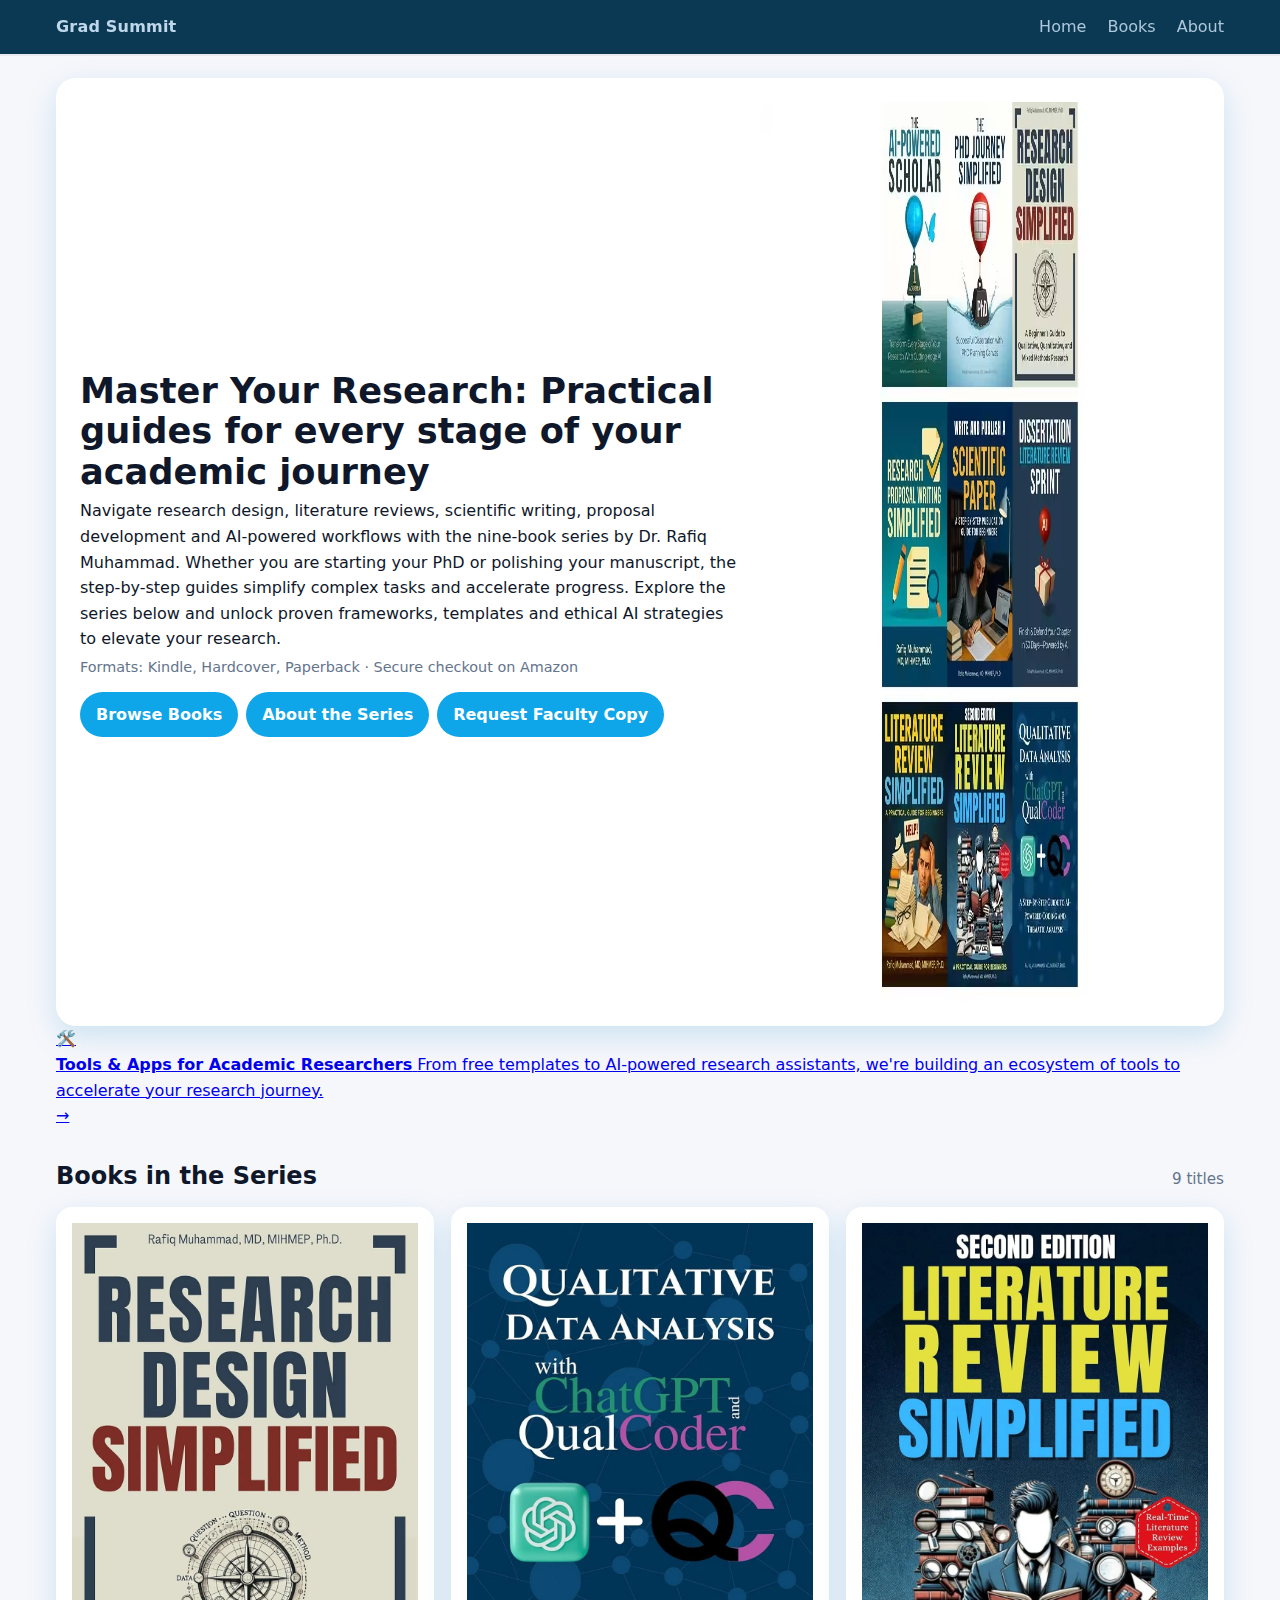
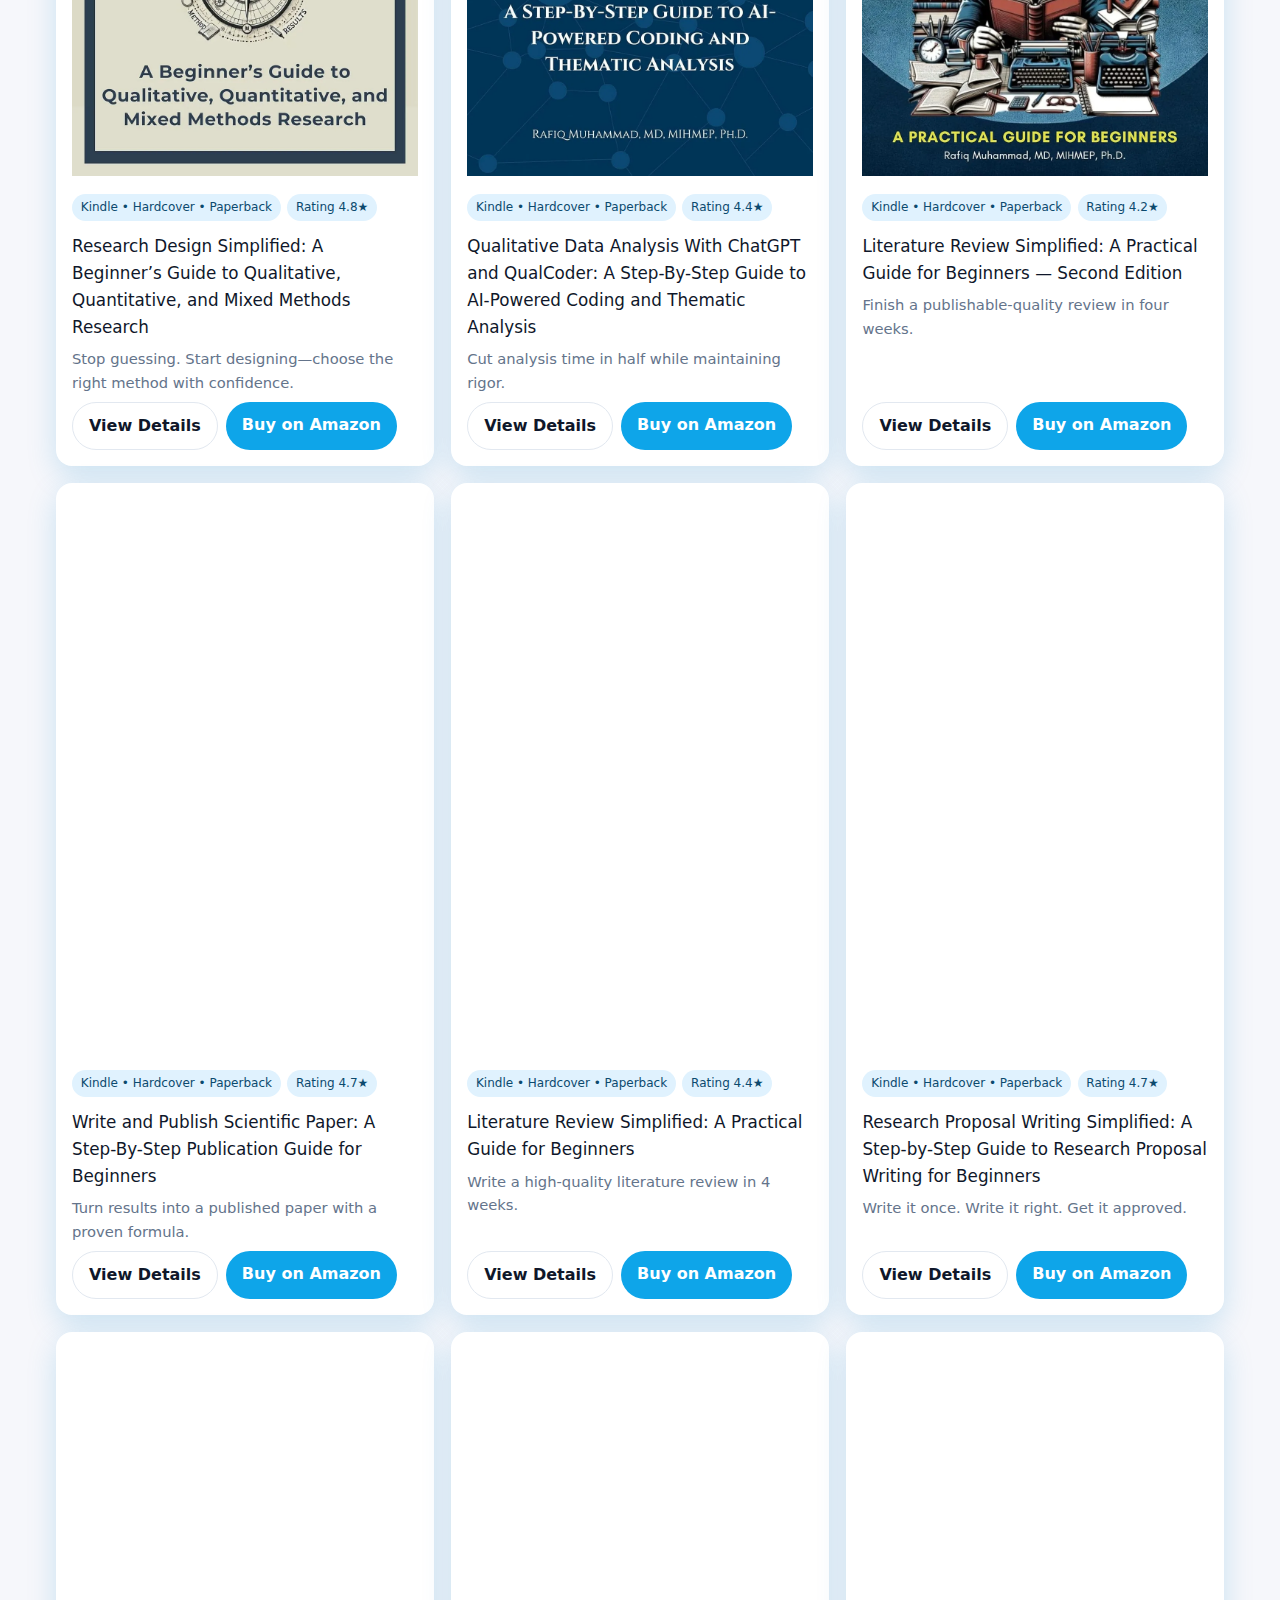
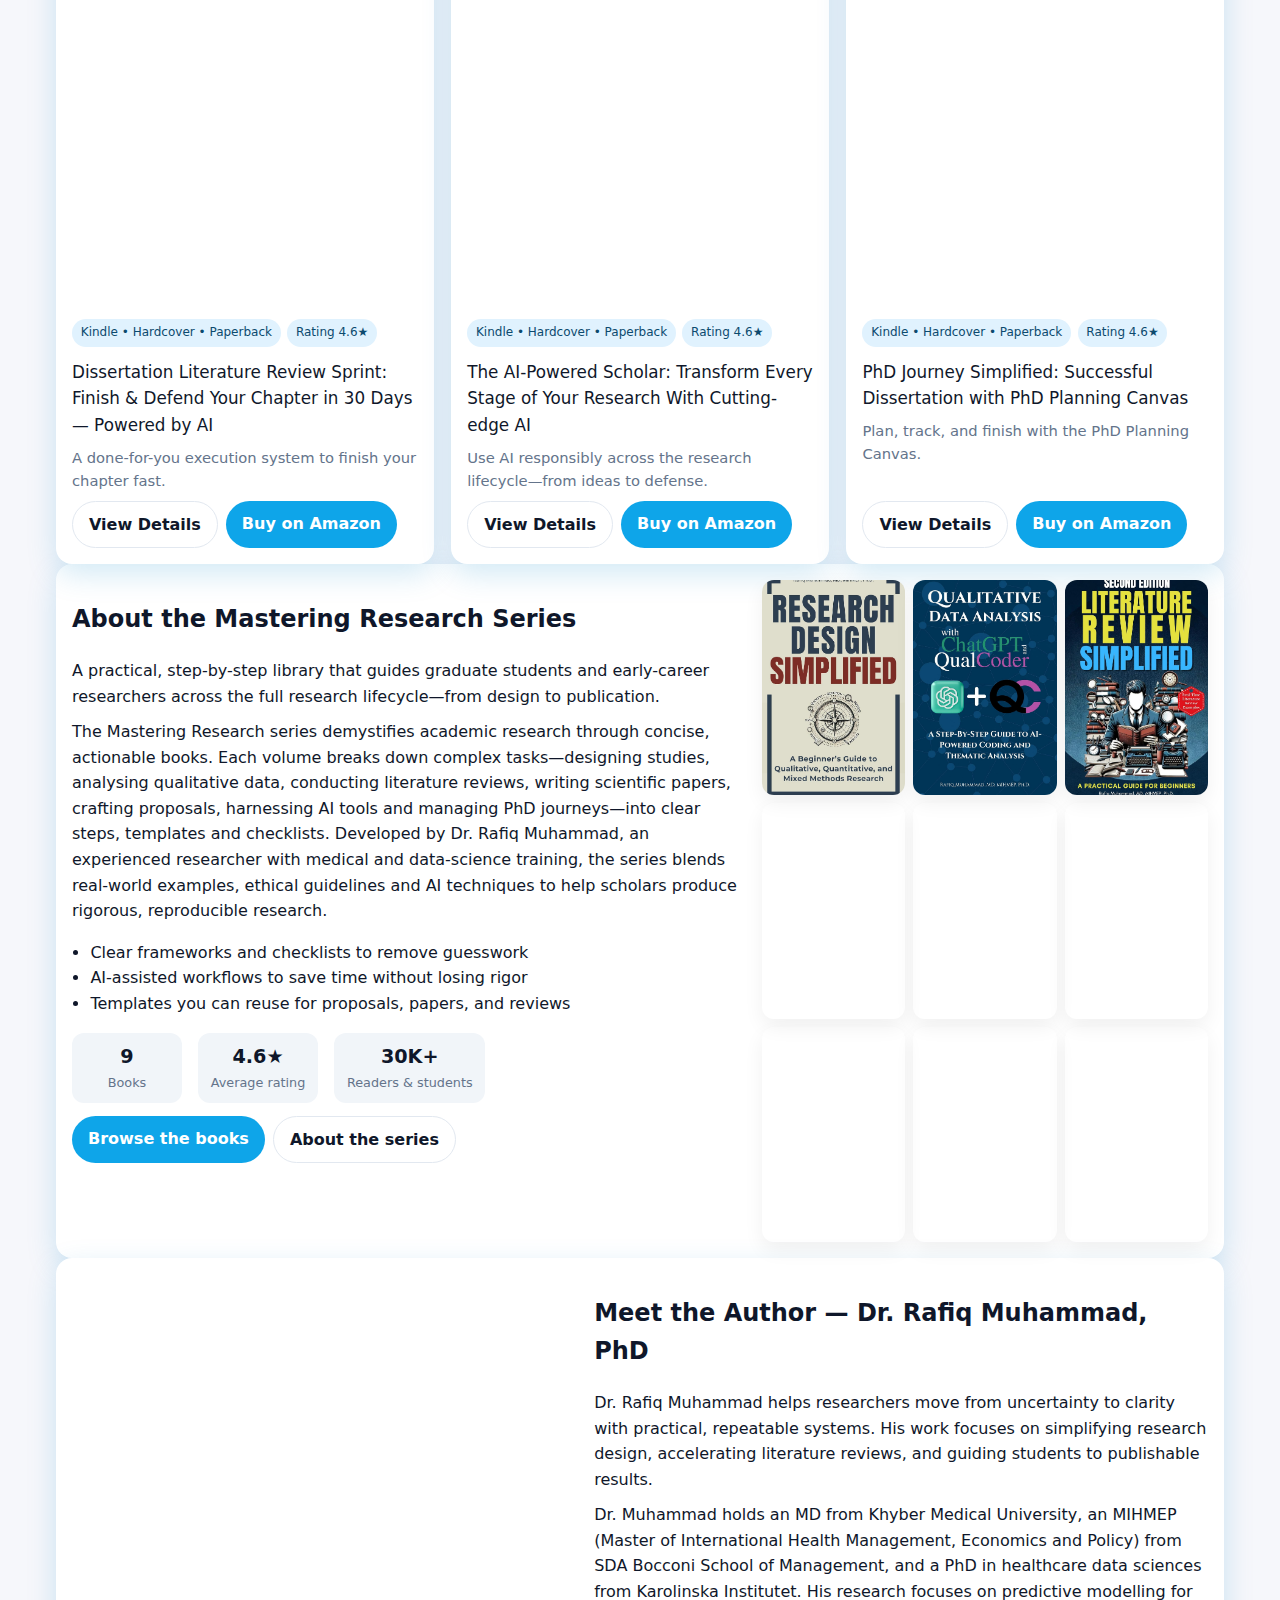
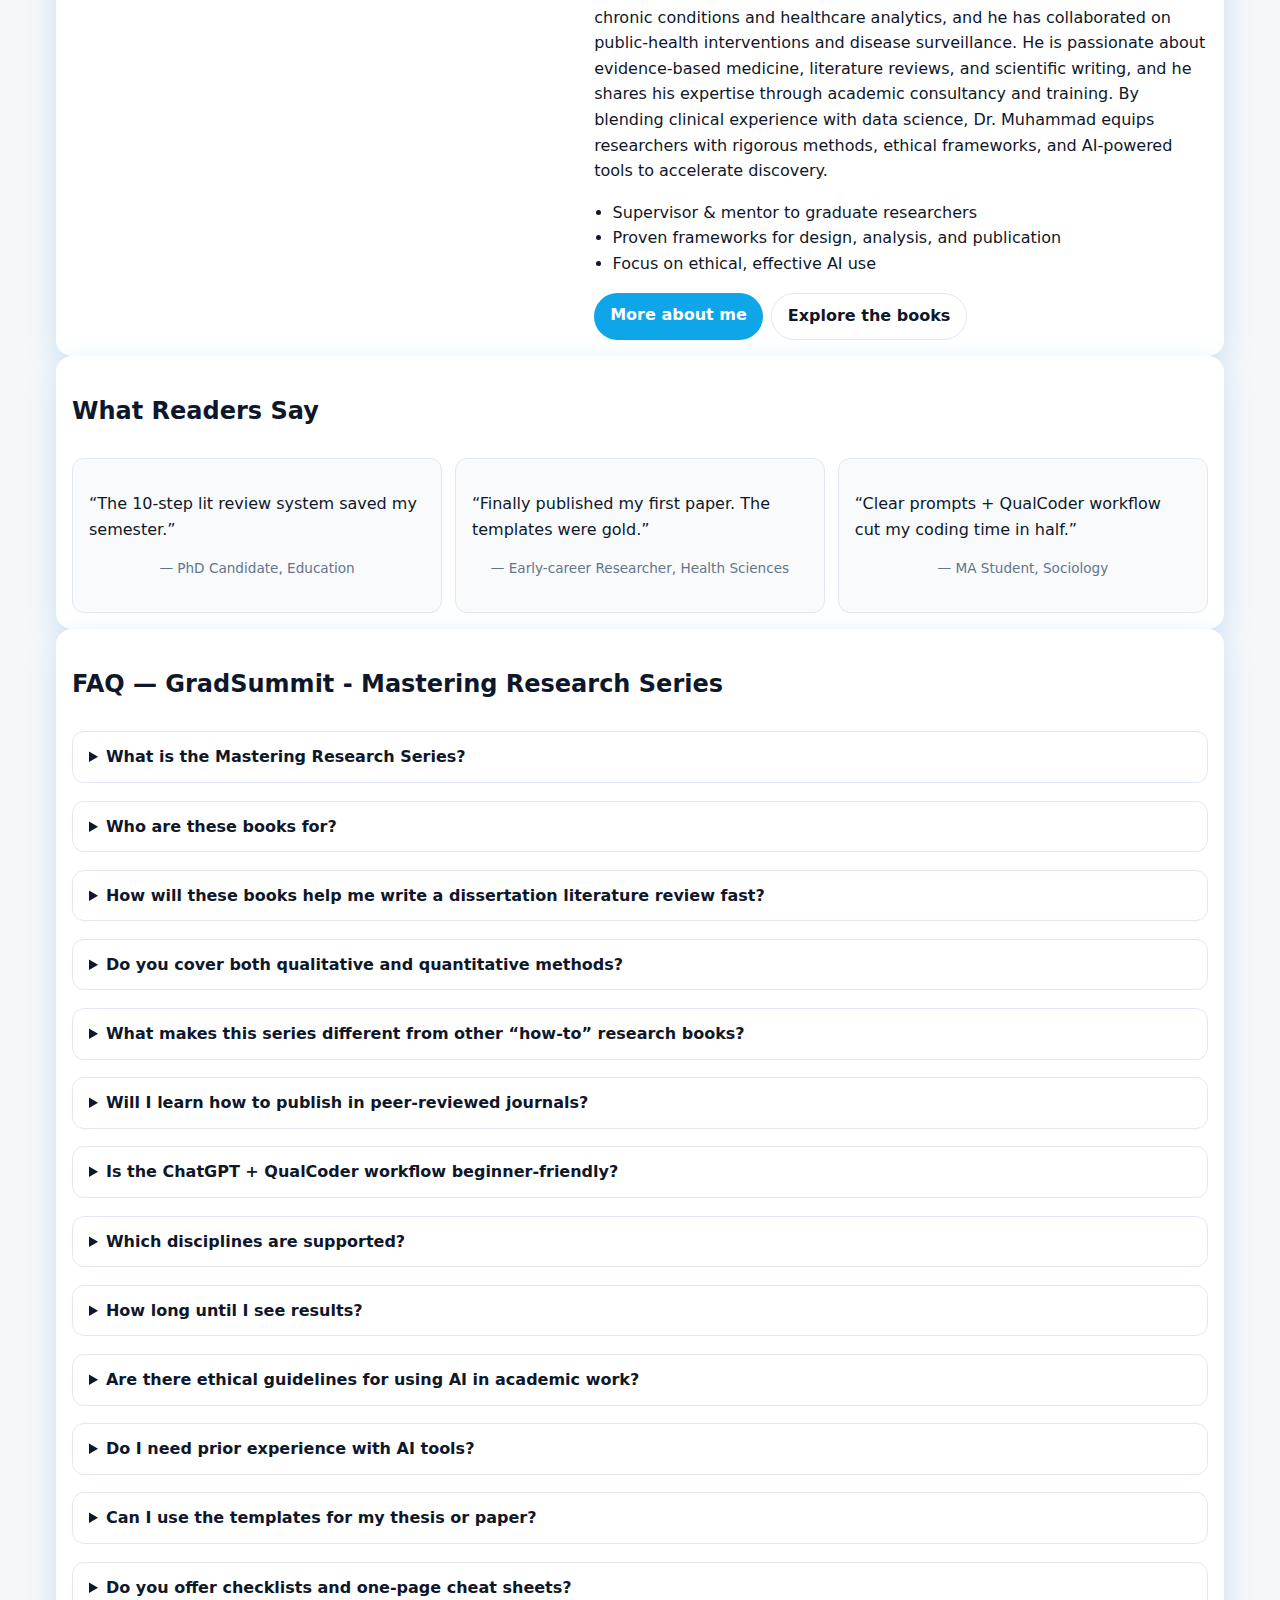
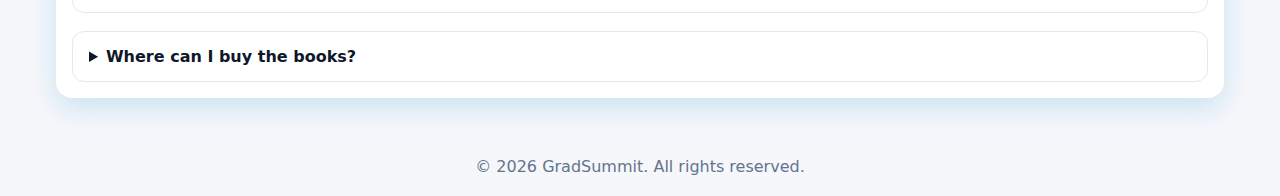
<file: index.html>
<!DOCTYPE html>
<html lang="en">
<head>
  <link rel="preconnect" href="https://www.googletagmanager.com" crossorigin>
  <link rel="preconnect" href="https://www.google-analytics.com" crossorigin>
  <!-- Optional fallback -->
  <link rel="dns-prefetch" href="//www.googletagmanager.com">
  <link rel="dns-prefetch" href="//www.google-analytics.com">

  <!-- Google Analytics (GA4) -->
  <script async src="https://www.googletagmanager.com/gtag/js?id=G-L46RQZSXYV"></script>
  <script>
  window.dataLayer = window.dataLayer || [];
  function gtag(){ dataLayer.push(arguments); }
  gtag('js', new Date());
  gtag('config', 'G-2NJ3GQ5YPS'); // <-- your Measurement ID
  </script>

  <meta charset="utf-8">
  <meta name="viewport" content="width=device-width, initial-scale=1">
  <title>Mastering Research — Design, Execution, and Publishing Made Simple</title>
  <meta name="description" content="A practical book series by Dr. Rafiq Muhammad, PhD — guiding graduate students and early-career researchers.">
  <link rel="canonical" href="https://www.gradsummit.com/">
  <meta property="og:type" content="website">
  <meta property="og:title" content="Mastering Research — Design, Execution, and Publishing Made Simple">
  <meta property="og:description" content="A practical book series by Dr. Rafiq Muhammad, PhD — guiding graduate students and early-career researchers.">
  <meta property="og:image" content="https://www.gradsummit.com/assets/img/og-image.jpg">

  <link rel="preload" as="image"
      href="/assets/img/hero-series-collage-1200x900.avif"
      imagesrcset="/assets/img/hero-series-collage-900x900.avif 900w,
                   /assets/img/hero-series-collage-1200x900.avif 1200w"
      imagesizes="(max-width: 900px) 100vw, 40vw"
      type="image/avif">

  <meta property="og:url" content="https://www.gradsummit.com/">
  <meta name="twitter:card" content="summary_large_image">
  <meta name="twitter:title" content="Mastering Research — Design, Execution, and Publishing Made Simple">
  <meta name="twitter:description" content="A practical book series by Dr. Rafiq Muhammad, PhD — guiding graduate students and early-career researchers.">
  <meta name="twitter:image" content="https://www.gradsummit.com/assets/img/og-image.jpg">

  <link rel="stylesheet" href="/assets/css/styles.css?v=6">

  <!-- Favicons -->
  <link rel="icon" href="/assets/img/favicon-32.png" sizes="32x32">
  <link rel="icon" href="/assets/img/favicon-192.png" sizes="192x192">

  <!-- iOS home-screen icon -->
  <link rel="apple-touch-icon" href="/assets/img/apple-touch-icon.png">

  <!-- PWA manifest -->
  <link rel="manifest" href="/site.webmanifest">

  <!-- Browser UI color (Android address bar, etc.) -->
  <meta name="theme-color" content="#0ea5e9">

  <!-- Open Graph / Twitter Defaults -->
  <meta property="og:site_name" content="GradSummit">
  <meta property="og:locale" content="en_US">
  <meta name="twitter:site" content="@AcademiaWithAI">
  <meta name="robots" content="index, follow">
</head>
<body>
  <header class="site">
    <div class="wrap">
      <div class="brand"><a href="/" style="color:inherit;text-decoration:none">Grad Summit</a></div>
      <nav aria-label="Primary">
        <a href="/">Home</a>
        <a href="/#books">Books</a>
        <a href="/about.html/">About</a>
      </nav>
    </div>
  </header>

  <main>
    <section class="hero">
      <div>
        <h1>Master Your Research: Practical guides for every stage of your academic journey</h1>
        <p>Navigate research design, literature reviews, scientific writing, proposal development and AI-powered workflows with 
          the nine-book series by Dr. Rafiq Muhammad. Whether you are starting your PhD or polishing your manuscript, the step-by-step guides simplify complex tasks and accelerate progress. 
          Explore the series below and unlock proven frameworks, templates and ethical AI strategies to elevate your research.</p>
        <p class="note">Formats: Kindle, Hardcover, Paperback · Secure checkout on Amazon</p>
        <div class="actions" style="margin-top:.8rem">
          <a class="btn" href="#books">Browse Books</a>
          <a class="btn" href="/about/">About the Series</a>
          <a class="btn" href="/research-design-simplified-faculty-review.html">Request Faculty Copy</a>
        </div>
      </div>

      <picture>
        <source type="image/avif"
                srcset="assets/img/hero-series-collage-900x900.avif 900w,
                        assets/img/hero-series-collage-1200x900.avif 1200w">
        <source type="image/webp"
                srcset="assets/img/hero-series-collage-900x900.webp 900w,
                        assets/img/hero-series-collage-1200x900.webp 1200w">
        <img class="hero-art"
             src="assets/img/hero-series-collage-1200x900.jpg"
             srcset="assets/img/hero-series-collage-900x900.jpg 900w,
                     assets/img/hero-series-collage-1200x900.jpg 1200w"
             sizes="(max-width: 900px) 100vw, 40vw"
             alt="Covers from the Mastering Research series"
             width="1200" height="900"
             fetchpriority="high" decoding="async">
      </picture>
    </section>
    <!-- Tools & Apps Banner (inserted here, between Hero and Books) -->
    <section class="tools-banner" aria-label="Tools and apps for academic researchers">
      <a class="tools-banner-link"
         href="https://phdjourneysimplified.com/tools"
         target="_blank" rel="noopener">
        <div class="tools-banner-content">
          <span class="tools-banner-icon" aria-hidden="true">🛠️</span>
          <div class="tools-banner-text">
            <strong>Tools &amp; Apps for Academic Researchers</strong>
            <span>From free templates to AI-powered research assistants, we're building an ecosystem of tools to accelerate your research journey.</span>
          </div>
          <span class="tools-banner-arrow" aria-hidden="true">→</span>
        </div>
      </a>
    </section>

    <div class="section-head" id="books">
      <h2>Books in the Series</h2>
      <div class="hint">9 titles</div>
    </div>

    <section class="grid grid-3">
      <article class="card">
        <a href="/books/research-design-simplified/" aria-label="Open Research Design Simplified: A Beginner’s Guide to Qualitative, Quantitative, and Mixed Methods Research">
          <picture>
              <source type="image/webp"
                  srcset="assets/img/research-design-simplified-600.webp 600w,
                          assets/img/research-design-simplified.webp 938w">
              <img class="cover"
                src="assets/img/research-design-simplified.jpg"
                srcset="assets/img/research-design-simplified-600.jpg 600w,
                        assets/img/research-design-simplified.jpg 938w"
                sizes="(max-width: 640px) 45vw, 300px"
                alt="Research Design Simplified — book cover"
                width="938" height="1500" loading="lazy" decoding="async">
          </picture>
        </a>
        <div class="meta">
          <span class="badge">Kindle • Hardcover • Paperback</span>
          <span class="badge">Rating 4.8★</span>
        </div>
        <div class="title"><a style="text-decoration:none;color:inherit" href="/books/research-design-simplified/">Research Design Simplified: A Beginner’s Guide to Qualitative, Quantitative, and Mixed Methods Research</a></div>
        <div class="sub">Stop guessing. Start designing—choose the right method with confidence.</div>
        <div class="actions">
          <a class="btn secondary" href="/books/research-design-simplified/">View Details</a>
          <a class="btn" href="https://www.amazon.com/dp/B0DF69XZ9R" target="_blank" rel="noopener nofollow sponsored">Buy on Amazon</a>
        </div>
      </article>

      <article class="card">
        <a href="/books/qda-with-chatgpt-and-qualcoder/" aria-label="Open Qualitative Data Analysis With ChatGPT and QualCoder: A Step-By-Step Guide to AI-Powered Coding and Thematic Analysis">
          <picture>
              <source type="image/webp"
                  srcset="assets/img/qda-with-chatgpt-and-qualcoder-600.webp 600w,
                          assets/img/qda-with-chatgpt-and-qualcoder.webp 938w">
              <img class="cover"
                src="assets/img/qda-with-chatgpt-and-qualcoder.jpg"
                srcset="assets/img/qda-with-chatgpt-and-qualcoder-600.jpg 600w,
                        assets/img/qda-with-chatgpt-and-qualcoder.jpg 938w"
                sizes="(max-width: 640px) 45vw, 300px"
                alt="Qualitative Data Analysis With ChatGPT and QualCoder — book cover"
                width="938" height="1500" loading="lazy" decoding="async">
          </picture>
        </a>
        <div class="meta">
          <span class="badge">Kindle • Hardcover • Paperback</span>
          <span class="badge">Rating 4.4★</span>
        </div>
        <div class="title"><a style="text-decoration:none;color:inherit" href="/books/qda-with-chatgpt-and-qualcoder/">Qualitative Data Analysis With ChatGPT and QualCoder: A Step-By-Step Guide to AI-Powered Coding and Thematic Analysis</a></div>
        <div class="sub">Cut analysis time in half while maintaining rigor.</div>
        <div class="actions">
          <a class="btn secondary" href="/books/qda-with-chatgpt-and-qualcoder/">View Details</a>
          <a class="btn" href="https://www.amazon.com/dp/B0DLXZBC59" target="_blank" rel="noopener nofollow sponsored">Buy on Amazon</a>
        </div>
      </article>

      <article class="card">
        <a href="/books/literature-review-simplified-2e/" aria-label="Open Literature Review Simplified: A Practical Guide for Beginners — Second Edition">
          <picture>
            <source type="image/webp"
              srcset="assets/img/literature-review-simplified-2e-600.webp 600w,
                      assets/img/literature-review-simplified-2e.webp 938w">
            <img class="cover"
              src="assets/img/literature-review-simplified-2e.jpg"
              srcset="assets/img/literature-review-simplified-2e-600.jpg 600w,
                      assets/img/literature-review-simplified-2e.jpg 938w"
              sizes="(max-width: 640px) 45vw, 300px"
              alt="Literature Review Simplified (2nd Edition) — book cover"
              width="938" height="1500" loading="lazy" decoding="async">
          </picture>
        </a>
        <div class="meta">
          <span class="badge">Kindle • Hardcover • Paperback</span>
          <span class="badge">Rating 4.2★</span>
        </div>
        <div class="title"><a style="text-decoration:none;color:inherit" href="/books/literature-review-simplified-2e/">Literature Review Simplified: A Practical Guide for Beginners — Second Edition</a></div>
        <div class="sub">Finish a publishable-quality review in four weeks.</div>
        <div class="actions">
          <a class="btn secondary" href="/books/literature-review-simplified-2e/">View Details</a>
          <a class="btn" href="https://www.amazon.com/dp/B0F8LGB5ZP" target="_blank" rel="noopener nofollow sponsored">Buy on Amazon</a>
        </div>
      </article>

      <article class="card">
        <a href="/books/write-and-publish-scientific-paper/" aria-label="Open Write and Publish Scientific Paper: A Step-By-Step Publication Guide for Beginners">
          <picture>
            <source type="image/webp"
                srcset="assets/img/write-and-publish-scientific-paper-600.webp 600w,
                        assets/img/write-and-publish-scientific-paper.webp 938w">
            <img class="cover"
              src="assets/img/write-and-publish-scientific-paper.jpg"
              srcset="assets/img/write-and-publish-scientific-paper-600.jpg 600w,
                      assets/img/write-and-publish-scientific-paper.jpg 938w"
              sizes="(max-width: 640px) 45vw, 300px"
              alt="Write and Publish Scientific Paper — book cover"
              width="938" height="1500" loading="lazy" decoding="async">
          </picture>
        </a>
        <div class="meta">
          <span class="badge">Kindle • Hardcover • Paperback</span>
          <span class="badge">Rating 4.7★</span>
        </div>
        <div class="title"><a style="text-decoration:none;color:inherit" href="/books/write-and-publish-scientific-paper/">Write and Publish Scientific Paper: A Step-By-Step Publication Guide for Beginners</a></div>
        <div class="sub">Turn results into a published paper with a proven formula.</div>
        <div class="actions">
          <a class="btn secondary" href="/books/write-and-publish-scientific-paper/">View Details</a>
          <a class="btn" href="https://www.amazon.com/dp/B0DFN2D2Q4" target="_blank" rel="noopener nofollow sponsored">Buy on Amazon</a>
        </div>
      </article>

      <article class="card">
        <a href="/books/literature-review-simplified-1e/" aria-label="Open Literature Review Simplified: A Practical Guide for Beginners">
          <picture>
            <source type="image/webp"
                srcset="assets/img/literature-review-simplified-1e-600.webp 600w,
                        assets/img/literature-review-simplified-1e.webp 938w">
            <img class="cover"
              src="assets/img/literature-review-simplified-1e.jpg"
              srcset="assets/img/literature-review-simplified-1e-600.jpg 600w,
                      assets/img/literature-review-simplified-1e.jpg 938w"
              sizes="(max-width: 640px) 45vw, 300px"
              alt="Literature Review Simplified (1st Edition) — book cover"
              width="938" height="1500" loading="lazy" decoding="async">
          </picture>
        </a>
        <div class="meta">
          <span class="badge">Kindle • Hardcover • Paperback</span>
          <span class="badge">Rating 4.4★</span>
        </div>
        <div class="title"><a style="text-decoration:none;color:inherit" href="/books/literature-review-simplified-1e/">Literature Review Simplified: A Practical Guide for Beginners</a></div>
        <div class="sub">Write a high-quality literature review in 4 weeks.</div>
        <div class="actions">
          <a class="btn secondary" href="/books/literature-review-simplified-1e/">View Details</a>
          <a class="btn" href="https://www.amazon.com/dp/B0D4FDXR5M" target="_blank" rel="noopener nofollow sponsored">Buy on Amazon</a>
        </div>
      </article>

      <article class="card">
        <a href="/books/research-proposal-writing-simplified/" aria-label="Open Research Proposal Writing Simplified: A Step-by-Step Guide to Research Proposal Writing for Beginners">
          <picture>
              <source type="image/webp"
                  srcset="assets/img/research-proposal-writing-simplified-600.webp 600w,
                          assets/img/research-proposal-writing-simplified.webp 938w">
            <img class="cover"
              src="assets/img/research-proposal-writing-simplified.jpg"
              srcset="assets/img/research-proposal-writing-simplified-600.jpg 600w,
                      assets/img/research-proposal-writing-simplified.jpg 938w"
              sizes="(max-width: 640px) 45vw, 300px"
              alt="Research Proposal Writing Simplified — book cover"
              width="938" height="1500" loading="lazy" decoding="async">
          </picture>
        </a>
        <div class="meta">
          <span class="badge">Kindle • Hardcover • Paperback</span>
          <span class="badge">Rating 4.7★</span>
        </div>
        <div class="title"><a style="text-decoration:none;color:inherit" href="/books/research-proposal-writing-simplified/">Research Proposal Writing Simplified: A Step-by-Step Guide to Research Proposal Writing for Beginners</a></div>
        <div class="sub">Write it once. Write it right. Get it approved.</div>
        <div class="actions">
          <a class="btn secondary" href="/books/research-proposal-writing-simplified/">View Details</a>
          <a class="btn" href="https://www.amazon.com/dp/B0DFMX37K1" target="_blank" rel="noopener nofollow sponsored">Buy on Amazon</a>
        </div>
      </article>

      <article class="card">
        <a href="/books/dissertation-literature-review-sprint/" aria-label="Open Dissertation Literature Review Sprint: Finish &amp; Defend Your Chapter in 30 Days — Powered by AI">
          <picture>
            <source type="image/webp"
                srcset="assets/img/dissertation-literature-review-sprint-600.webp 600w,
                        assets/img/dissertation-literature-review-sprint.webp 938w">
            <img class="cover"
              src="assets/img/dissertation-literature-review-sprint.jpg"
              srcset="assets/img/dissertation-literature-review-sprint-600.jpg 600w,
                      assets/img/dissertation-literature-review-sprint.jpg 938w"
              sizes="(max-width: 640px) 45vw, 300px"
              alt="Dissertation Literature Review Sprint — book cover"
              width="938" height="1500" loading="lazy" decoding="async">
          </picture>
        </a>
        <div class="meta">
          <span class="badge">Kindle • Hardcover • Paperback</span>
          <span class="badge">Rating 4.6★</span>
        </div>
        <div class="title"><a style="text-decoration:none;color:inherit" href="/books/dissertation-literature-review-sprint/">Dissertation Literature Review Sprint: Finish &amp; Defend Your Chapter in 30 Days — Powered by AI</a></div>
        <div class="sub">A done-for-you execution system to finish your chapter fast.</div>
        <div class="actions">
          <a class="btn secondary" href="/books/dissertation-literature-review-sprint/">View Details</a>
          <a class="btn" href="https://www.amazon.com/dp/B0F8LGB5ZP" target="_blank" rel="noopener nofollow sponsored">Buy on Amazon</a>
        </div>
      </article>

      <article class="card">
        <a href="/books/ai-powered-scholar/" aria-label="Open The AI-Powered Scholar: Transform Every Stage of Your Research With Cutting-edge AI">
          <picture>
              <source type="image/webp"
                  srcset="assets/img/ai-powered-scholar-600.webp 600w,
                          assets/img/ai-powered-scholar.webp 938w">
              <img class="cover"
                src="assets/img/ai-powered-scholar.jpg"
                srcset="assets/img/ai-powered-scholar-600.jpg 600w,
                        assets/img/ai-powered-scholar.jpg 938w"
                sizes="(max-width: 640px) 45vw, 300px"
                alt="The AI-Powered Scholar — book cover"
                width="938" height="1500" loading="lazy" decoding="async">
          </picture>
        </a>
        <div class="meta">
          <span class="badge">Kindle • Hardcover • Paperback</span>
          <span class="badge">Rating 4.6★</span>
        </div>
        <div class="title">
          <a style="text-decoration:none;color:inherit" href="/books/ai-powered-scholar/">
            The AI-Powered Scholar: Transform Every Stage of Your Research With Cutting-edge AI
          </a>
        </div>
        <div class="sub">Use AI responsibly across the research lifecycle—from ideas to defense.</div>
        <div class="actions">
          <a class="btn secondary" href="/books/ai-powered-scholar/">View Details</a>
          <a class="btn" href="https://www.amazon.com/dp/B0F5S4WWVS" target="_blank" rel="noopener nofollow sponsored">Buy on Amazon</a>
        </div>
      </article>

      <article class="card">
        <a href="/books/phd-journey-simplified/" aria-label="Open PhD Journey Simplified: Successful Dissertation with PhD Planning Canvas">
          <picture>
              <source type="image/webp"
                  srcset="assets/img/phd-journey-simplified-600.webp 600w,
                          assets/img/phd-journey-simplified.webp 938w">
              <img class="cover"
                src="assets/img/phd-journey-simplified.jpg"
                srcset="assets/img/phd-journey-simplified-600.jpg 600w,
                        assets/img/phd-journey-simplified.jpg 938w"
                sizes="(max-width: 640px) 45vw, 300px"
                alt="PhD Journey Simplified — book cover"
                width="938" height="1500" loading="lazy" decoding="async">
          </picture>
        </a>
        <div class="meta">
          <span class="badge">Kindle • Hardcover • Paperback</span>
          <span class="badge">Rating 4.6★</span>
        </div>
        <div class="title">
          <a style="text-decoration:none;color:inherit" href="/books/phd-journey-simplified/">
            PhD Journey Simplified: Successful Dissertation with PhD Planning Canvas
          </a>
        </div>
        <div class="sub">Plan, track, and finish with the PhD Planning Canvas.</div>
        <div class="actions">
          <a class="btn secondary" href="/books/phd-journey-simplified/">View Details</a>
          <a class="btn"
             href="https://www.amazon.com/dp/B0FCSQZXDT"
             target="_blank" rel="noopener nofollow sponsored">Buy on Amazon</a>
        </div>
      </article>
    </section>

    <!-- About the Series -->
    <section class="card about-series" id="about-series">
      <div class="about-col">
        <h2>About the Mastering Research Series</h2>
        <p>
          A practical, step-by-step library that guides graduate students and early-career researchers
          across the full research lifecycle—from design to publication.
        <p>
        
        <p>
          The Mastering Research series demystifies academic research through concise, actionable books. 
          Each volume breaks down complex tasks—designing studies, analysing qualitative data, conducting literature reviews, 
          writing scientific papers, crafting proposals, harnessing AI tools and managing PhD journeys—into clear steps, 
          templates and checklists. Developed by Dr. Rafiq Muhammad, an experienced researcher with medical and data-science training, 
          the series blends real-world examples, ethical guidelines and AI techniques to help scholars produce rigorous, reproducible research.
        </p>
        <ul class="feature-list">
          <li>Clear frameworks and checklists to remove guesswork</li>
          <li>AI-assisted workflows to save time without losing rigor</li>
          <li>Templates you can reuse for proposals, papers, and reviews</li>
        </ul>

        <div class="stats">
          <div class="stat">
            <div class="stat-val">9</div>
            <div class="stat-key">Books</div>
          </div>
          <div class="stat">
            <div class="stat-val">4.6★</div>
            <div class="stat-key">Average rating</div>
          </div>
          <div class="stat">
            <div class="stat-val">30K+</div>
            <div class="stat-key">Readers &amp; students</div>
          </div>
        </div>

        <div class="actions" style="margin-top:.5rem">
          <a class="btn" href="#books">Browse the books</a>
          <a class="btn secondary" href="/about/">About the series</a>
        </div>
      </div>

      <div class="covers-col">
        <div class="covers-grid">
          <img src="assets/img/research-design-simplified.jpg" alt="Research Design Simplified cover" loading="lazy">
          <img src="assets/img/qda-with-chatgpt-and-qualcoder.jpg" alt="QDA with ChatGPT & QualCoder cover" loading="lazy">
          <img src="assets/img/literature-review-simplified-2e.jpg" alt="Literature Review Simplified 2e cover" loading="lazy">
          <img src="assets/img/write-and-publish-scientific-paper.jpg" alt="Write and Publish Scientific Paper cover" loading="lazy">
          <img src="assets/img/literature-review-simplified-1e.jpg" alt="Literature Review Simplified 1e cover" loading="lazy">
          <img src="assets/img/research-proposal-writing-simplified.jpg" alt="Research Proposal Writing Simplified cover" loading="lazy">
          <img src="assets/img/dissertation-literature-review-sprint.jpg" alt="Dissertation Literature Review Sprint cover" loading="lazy">
          <img src="assets/img/ai-powered-scholar.jpg" alt="The AI-Powered Scholar cover" loading="lazy">
          <img src="assets/img/phd-journey-simplified.jpg" alt="PhD Journey Simplified cover" loading="lazy">
        </div>
      </div>
    </section>

    <!-- About the Author -->
    <section class="card author-band" id="author">
      <div class="author-media">
        <img src="assets/img/author.jpg" alt="Dr. Rafiq Muhammad, PhD" loading="lazy">
      </div>
      <div class="author-body">
        <h2>Meet the Author — Dr. Rafiq Muhammad, PhD</h2>
        <p>
          Dr. Rafiq Muhammad helps researchers move from uncertainty to clarity with practical, repeatable systems. His work focuses 
          on simplifying research design, accelerating literature reviews, and guiding students to publishable results.
        </p>
          Dr. Muhammad holds an MD from Khyber Medical University, an MIHMEP (Master of International Health Management, Economics and Policy) from SDA Bocconi School of Management, and 
          a PhD in healthcare data sciences from Karolinska Institutet. His research focuses on predictive modelling for 
          chronic conditions and healthcare analytics, and he has collaborated on public-health interventions and disease surveillance. 
          He is passionate about evidence-based medicine, literature reviews, and scientific writing, and he shares his expertise through academic consultancy and training. 
          By blending clinical experience with data science, Dr. Muhammad equips researchers with rigorous methods, ethical frameworks, and AI-powered tools to accelerate discovery.
        </p>
        <ul class="feature-list">
          <li>Supervisor &amp; mentor to graduate researchers</li>
          <li>Proven frameworks for design, analysis, and publication</li>
          <li>Focus on ethical, effective AI use</li>
        </ul>
        <div class="actions">
          <a class="btn" href="/about/">More about me</a>
          <a class="btn secondary" href="#books">Explore the books</a>
        </div>
      </div>
    </section>

    <!-- (Optional) Testimonials -->
    <section class="card testimonials">
      <h2>What Readers Say</h2>
      <div class="quotes">
        <blockquote>
          <p>“The 10-step lit review system saved my semester.”</p>
          <footer>— PhD Candidate, Education</footer>
        </blockquote>
        <blockquote>
          <p>“Finally published my first paper. The templates were gold.”</p>
          <footer>— Early-career Researcher, Health Sciences</footer>
        </blockquote>
        <blockquote>
          <p>“Clear prompts + QualCoder workflow cut my coding time in half.”</p>
          <footer>— MA Student, Sociology</footer>
        </blockquote>
      </div>
    </section>

    <!-- (Optional) FAQ -->  
    <section class="card faq" id="faq">
      <h2>FAQ — GradSummit - Mastering Research Series</h2>
      <details>
        <summary>What is the Mastering Research Series?</summary>
        <p>A 9-book toolkit that covers the complete research journey: research design, literature review, proposal writing, qualitative data analysis (ChatGPT + QualCoder), writing and publishing a scientific paper, PhD journey planning, and an AI-powered researcher’s playbook. It’s built for clarity, speed, and reproducible results.</p>
      </details>
      <details>
        <summary>Who are these books for?</summary>
        <p>Grad students and early-career researchers who want a practical path from research topic to publication. If you’re asking “how do I design a study, write a literature review fast, or publish a scientific paper?”, this series is for you.</p>
      </details>
      <details>
        <summary>How will these books help me write a dissertation literature review fast?</summary>
        <p>You’ll get a day-by-day plan (from Dissertation Literature Review Sprint), AI-assisted search and synthesis prompts, note-taking frameworks, and paragraph-level writing scaffolds to move from sources → themes → arguments → polished chapter.</p>
      </details>
      <details>
        <summary>Do you cover both qualitative and quantitative methods?</summary>
        <p>Yes. Research Design Simplified explains study types, variables, validity/reliability, and sampling; Qualitative Data Analysis with ChatGPT & QualCoder covers coding, codebooks, thematic analysis, and intercoder reliability; mixed-methods guidance ties both together.</p>
      </details>
      <details>
        <summary>What makes this series different from other “how-to” research books?</summary>
        <p>Action-first structure, ready-to-use templates, and GEO/SEO-style “answer first” explanations. You’ll see worked examples, model paragraphs, and publishing checklists that shorten the path to a peer-reviewed submission.</p>
      </details>
      <details>
        <summary>Will I learn how to publish in peer-reviewed journals?</summary>
        <p>Yes. Write and Publish a Scientific Paper gives you journal-fit criteria, section-by-section drafting formulas, response-to-reviewers scripts, and common-rejection fixes—so you can move from draft to submission with confidence.</p>
      </details>
      <details>
        <summary>Is the ChatGPT + QualCoder workflow beginner-friendly?</summary>
        <p>Absolutely. You’ll learn how to build a defensible codebook, run transparent AI-assisted coding, log decisions, and export artifacts for appendices—without losing methodological rigor.</p>
      </details>
      <details>
        <summary>Which disciplines are supported?</summary>
        <p>Health sciences, social sciences, education, business, and interdisciplinary fields. Principles are universal, with examples you can swap for your domain.</p>
      </details>
      <details>
        <summary>How long until I see results?</summary>
        <p>Most readers report momentum in 1–2 weeks: a structured outline, a working codebook, or a full literature-review draft. The sprint plans help you keep going day-by-day.</p>
      </details>
      <details>
        <summary>Are there ethical guidelines for using AI in academic work?</summary>
        <p>Yes. The series includes disclosure language, limits of use, verification steps, and integrity checklists so your work stays compliant with program and journal policies.</p>
      </details>
      <details>
        <summary>Do I need prior experience with AI tools?</summary>
        <p>No. Every AI workflow (e.g., ChatGPT + QualCoder, prompt design, validation steps) is explained step-by-step with examples and cautions for responsible use.</p>
      </details>
      <details>
        <summary>Can I use the templates for my thesis or paper?</summary>
        <p>Yes. All checklists, outlines, and writing templates are designed to be adapted to your university guidelines, discipline, and preferred reference style.</p>
      </details>
      <details>
        <summary>Do you offer checklists and one-page cheat sheets?</summary>
        <p>Yes—every title ends with quick-win checklists (e.g., proposal readiness, dataset hygiene, figure/table finalization, submission “go/no-go”).</p>
      </details>
      <details>
        <summary>Where can I buy the books?</summary>
        <p>They’re available on Amazon (Kindle and print). Links are provided on this site’s book pages.</p>
      </details>
    </section>
  </main>

  <footer>© <span id="y"></span> GradSummit. All rights reserved.</footer>
  <script>document.getElementById('y').textContent=new Date().getFullYear();</script>

  <!-- Organization -->
  <script type="application/ld+json">
  {
    "@context": "https://schema.org",
    "@type": "Organization",
    "name": "Grad Summit",
    "url": "https://www.gradsummit.com/",
    "logo": {
      "@type": "ImageObject",
      "url": "https://www.gradsummit.com/assets/img/og-image.jpg",
      "width": 1200,
      "height": 630
    },
    "sameAs": [
      "https://www.amazon.com/stores/author/Rafiq-Muhammad-PhD/author/B0B788L3X2",
      "https://www.linkedin.com/in/rafiqmuhammad",
      "https://scholar.google.com/citations?user=MEga2FcAAAAJ"
    ]
  }
  </script>

  <!-- WebSite with Google site search -->
  <script type="application/ld+json">
  {
    "@context":"https://schema.org",
    "@type":"WebSite",
    "name":"Grad Summit",
    "url":"https://www.gradsummit.com/",
    "potentialAction":{
      "@type":"SearchAction",
      "target":"https://www.google.com/search?q=site%3Agradsummit.com+{search_term_string}",
      "query-input":"required name=search_term_string"
    }
  }
  </script>

  <script type="application/ld+json">
  {
    "@context": "https://schema.org",
    "@type": "BookSeries",
    "name": "Mastering Research: Design, Execution, and Publishing Made Simple",
    "url": "https://www.gradsummit.com/",
    "author": { "@type": "Person", "name": "Rafiq Muhammad, PhD" },
    "hasPart": [
      {
        "@type": "Book",
        "name": "Research Design Simplified",
        "url": "https://www.gradsummit.com/books/research-design-simplified/",
        "image": "https://www.gradsummit.com/assets/img/research-design-simplified.jpg"
      },
      {
        "@type": "Book",
        "name": "Qualitative Data Analysis With ChatGPT and QualCoder",
        "url": "https://www.gradsummit.com/books/qda-with-chatgpt-and-qualcoder/",
        "image": "https://www.gradsummit.com/assets/img/qda-with-chatgpt-and-qualcoder.jpg"
      },
      {
        "@type": "Book",
        "name": "Literature Review Simplified — Second Edition",
        "url": "https://www.gradsummit.com/books/literature-review-simplified-2e/",
        "image": "https://www.gradsummit.com/assets/img/literature-review-simplified-2e.jpg"
      },
      {
        "@type": "Book",
        "name": "Write and Publish Scientific Paper",
        "url": "https://www.gradsummit.com/books/write-and-publish-scientific-paper/",
        "image": "https://www.gradsummit.com/assets/img/write-and-publish-scientific-paper.jpg"
      },
      {
        "@type": "Book",
        "name": "Literature Review Simplified — First Edition",
        "url": "https://www.gradsummit.com/books/literature-review-simplified-1e/",
        "image": "https://www.gradsummit.com/assets/img/literature-review-simplified-1e.jpg"
      },
      {
        "@type": "Book",
        "name": "Research Proposal Writing Simplified",
        "url": "https://www.gradsummit.com/books/research-proposal-writing-simplified/",
        "image": "https://www.gradsummit.com/assets/img/research-proposal-writing-simplified.jpg"
      },
      {
        "@type": "Book",
        "name": "Dissertation Literature Review Sprint",
        "url": "https://www.gradsummit.com/books/dissertation-literature-review-sprint/",
        "image": "https://www.gradsummit.com/assets/img/dissertation-literature-review-sprint.jpg"
      },
      {
        "@type": "Book",
        "name": "The AI-Powered Scholar: Transform Every Stage of Your Research With Cutting-edge AI",
        "url": "https://www.gradsummit.com/books/ai-powered-scholar/",
        "image": "https://www.gradsummit.com/assets/img/ai-powered-scholar.jpg"
      },
      {
        "@type": "Book",
        "name": "PhD Journey Simplified: Successful Dissertation with PhD Planning Canvas",
        "url": "https://www.gradsummit.com/books/phd-journey-simplified/",
        "image": "https://www.gradsummit.com/assets/img/phd-journey-simplified.jpg"
      }
    ]
  }
  </script>

  <script type="application/ld+json">
  {
    "@context": "https://schema.org",
    "@type": "ItemList",
    "itemListElement": [
      {
        "@type": "SiteNavigationElement",
        "position": 1,
        "name": "Home",
        "url": "https://www.gradsummit.com/"
      },
      {
        "@type": "SiteNavigationElement",
        "position": 2,
        "name": "Books",
        "url": "https://www.gradsummit.com/#books"
      },
      {
        "@type": "SiteNavigationElement",
        "position": 3,
        "name": "About",
        "url": "https://www.gradsummit.com/about/"
      }
    ]
  }
  </script>

  <!-- (Optional) FAQ -->
  <script type="application/ld+json">
  {
    "@context":"https://schema.org",
    "@type":"FAQPage",
    "mainEntity":[
      {"@type":"Question","name":"Who are these books for?","acceptedAnswer":{"@type":"Answer","text":"Grad students and early-career researchers who want a practical path from topic to publication."}},
      {"@type":"Question","name":"Do I need prior experience with AI tools?","acceptedAnswer":{"@type":"Answer","text":"No. Each AI workflow is explained step-by-step, with prompts and cautions for responsible use."}},
      {"@type":"Question","name":"Can I use the templates for my thesis or paper?","acceptedAnswer":{"@type":"Answer","text":"Yes—adapt them to your topic and discipline requirements."}}
    ]
  }
  </script>

  <script defer src="/assets/js/site.js?v=2"></script>
  <!-- Amazon click tracking -->
  <script defer src="/assets/js/amazon-track.js?v=4"></script>
</body>
</html>
</file>
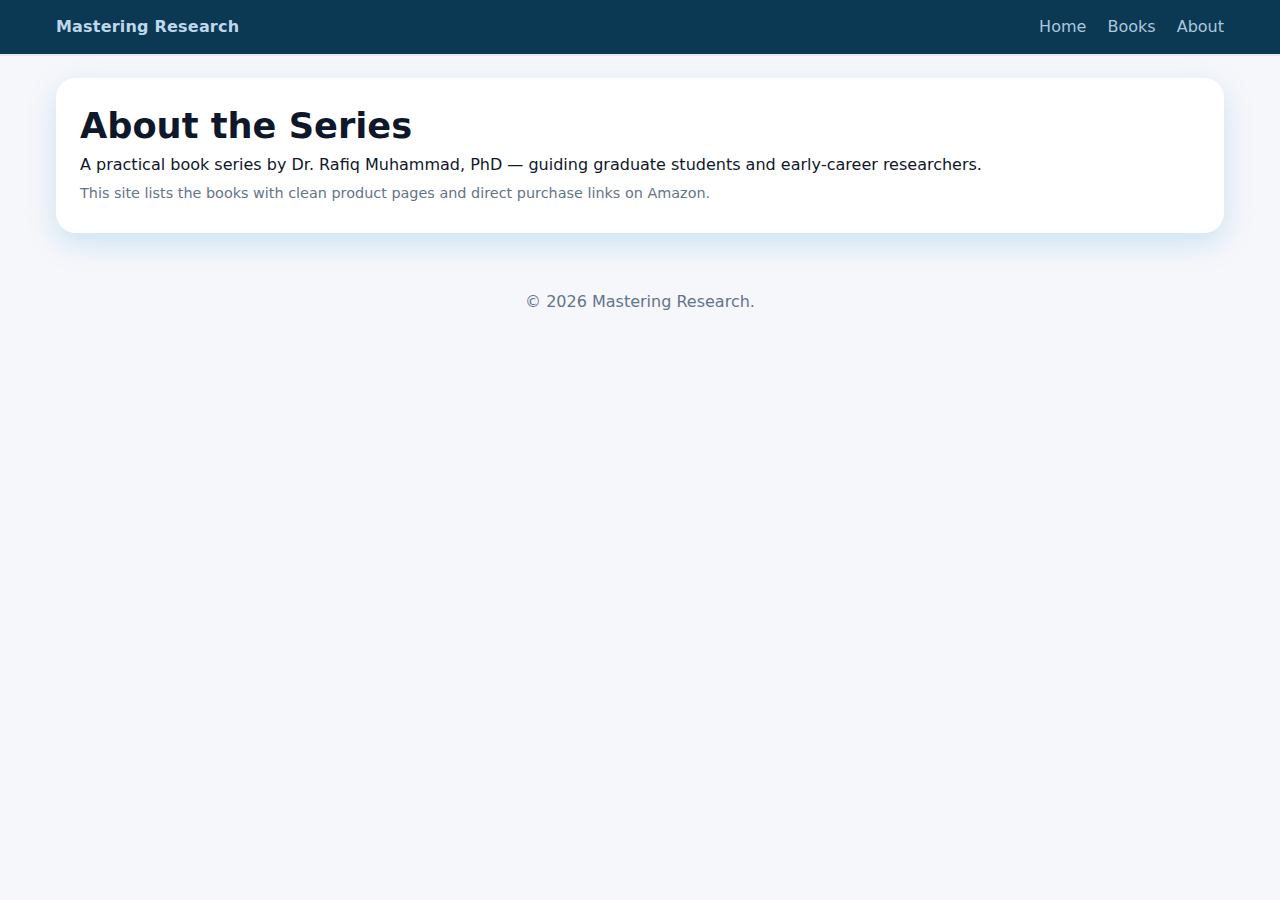
<file: about.html>
<!DOCTYPE html>
<html lang="en">
<head>
  <!-- Google Analytics (GA4) -->
  <script async src="https://www.googletagmanager.com/gtag/js?id=G-L46RQZSXYV"></script>
  <script>
  window.dataLayer = window.dataLayer || [];
  function gtag(){ dataLayer.push(arguments); }
  gtag('js', new Date());
  gtag('config', 'G-L46RQZSXYV'); // <-- your Measurement ID
  </script>
  <meta charset="utf-8">
  <meta name="viewport" content="width=device-width, initial-scale=1">
  <title>About — Mastering Research</title>
  <meta name="description" content="About the Mastering Research series by Dr. Rafiq Muhammad, PhD.">
  <link rel="canonical" href="https://www.mastermytheses.com/about.html">
  <meta property="og:type" content="website">
  <meta property="og:title" content="About — Mastering Research">
  <meta property="og:description" content="About the Mastering Research series by Dr. Rafiq Muhammad, PhD.">
  <meta property="og:image" content="https://www.mastermytheses.com/assets/img/og-image.jpg">
  <meta property="og:url" content="https://www.mastermytheses.com/about.html">
  <meta name="twitter:card" content="summary_large_image">
  <meta name="twitter:title" content="About — Mastering Research">
  <meta name="twitter:description" content="About the Mastering Research series by Dr. Rafiq Muhammad, PhD.">
  <meta name="twitter:image" content="https://www.mastermytheses.com/assets/img/og-image.jpg">
  <link rel="stylesheet" href="assets/css/styles.css">
  <script defer src="assets/js/main.js"></script>

  <script type="application/ld+json">{"@context": "https://schema.org", "@type": "Organization", "name": "Mastering Research", "url": "https://YOUR-DOMAIN/", "logo": "https://YOUR-DOMAIN/assets/img/og-image.jpg"}</script>
</head>
<body>
  <header class="site">
    <div class="wrap">
      <div class="brand"><a href="index.html" style="color:inherit;text-decoration:none">Mastering Research</a></div>
      <nav aria-label="Primary">
        <a href="/index.html">Home</a>
        <a href="/index.html#books">Books</a>
        <a href="/about.html">About</a>
      </nav>
    </div>
  </header>
<main>
  <section class="hero" style="grid-template-columns:1fr">
    <div>
      <h1>About the Series</h1>
      <p>A practical book series by Dr. Rafiq Muhammad, PhD — guiding graduate students and early‑career researchers.</p>
      <p class="note">This site lists the books with clean product pages and direct purchase links on Amazon.</p>
    </div>
  </section>
</main>
<footer>© <span id="y"></span> Mastering Research.</footer>
<script>document.getElementById('y').textContent=new Date().getFullYear();</script>
  <script defer src="/assets/js/amazon-track.js?v=1"></script>
</body>
</html>
</file>
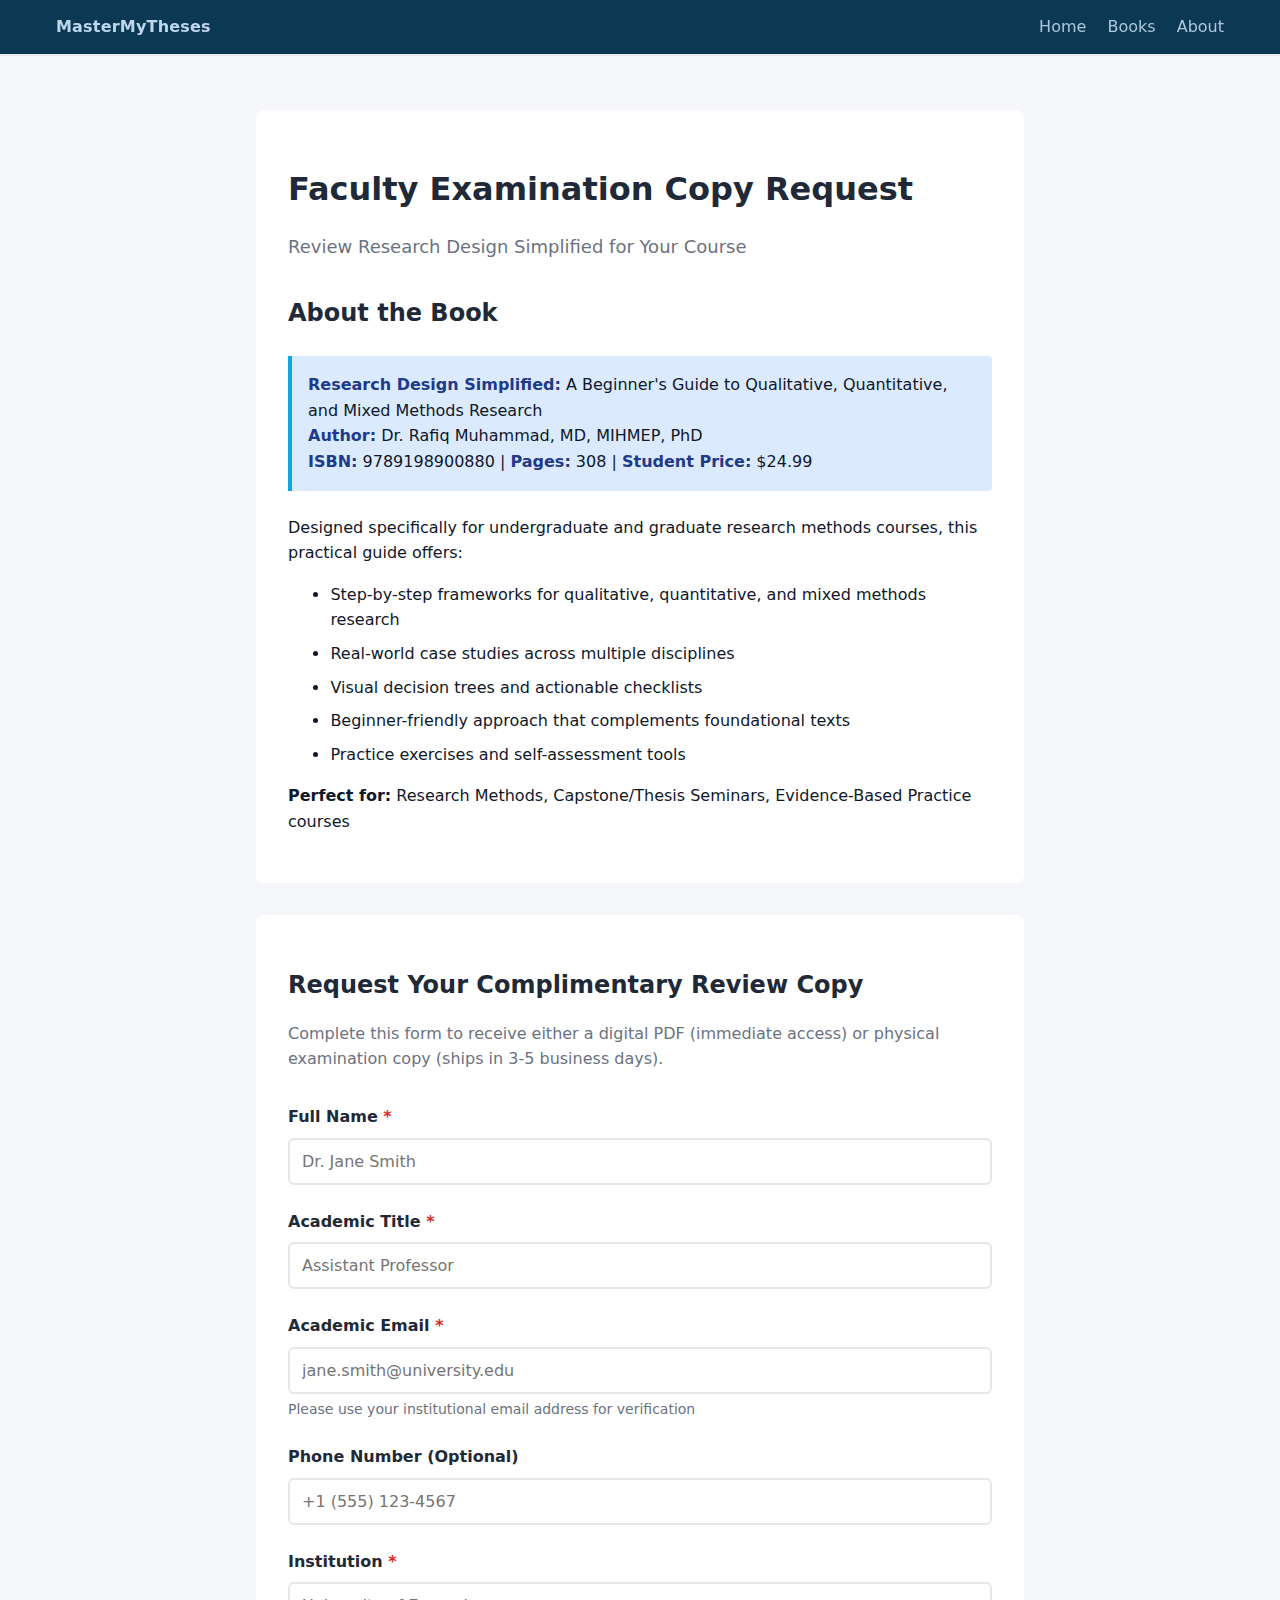
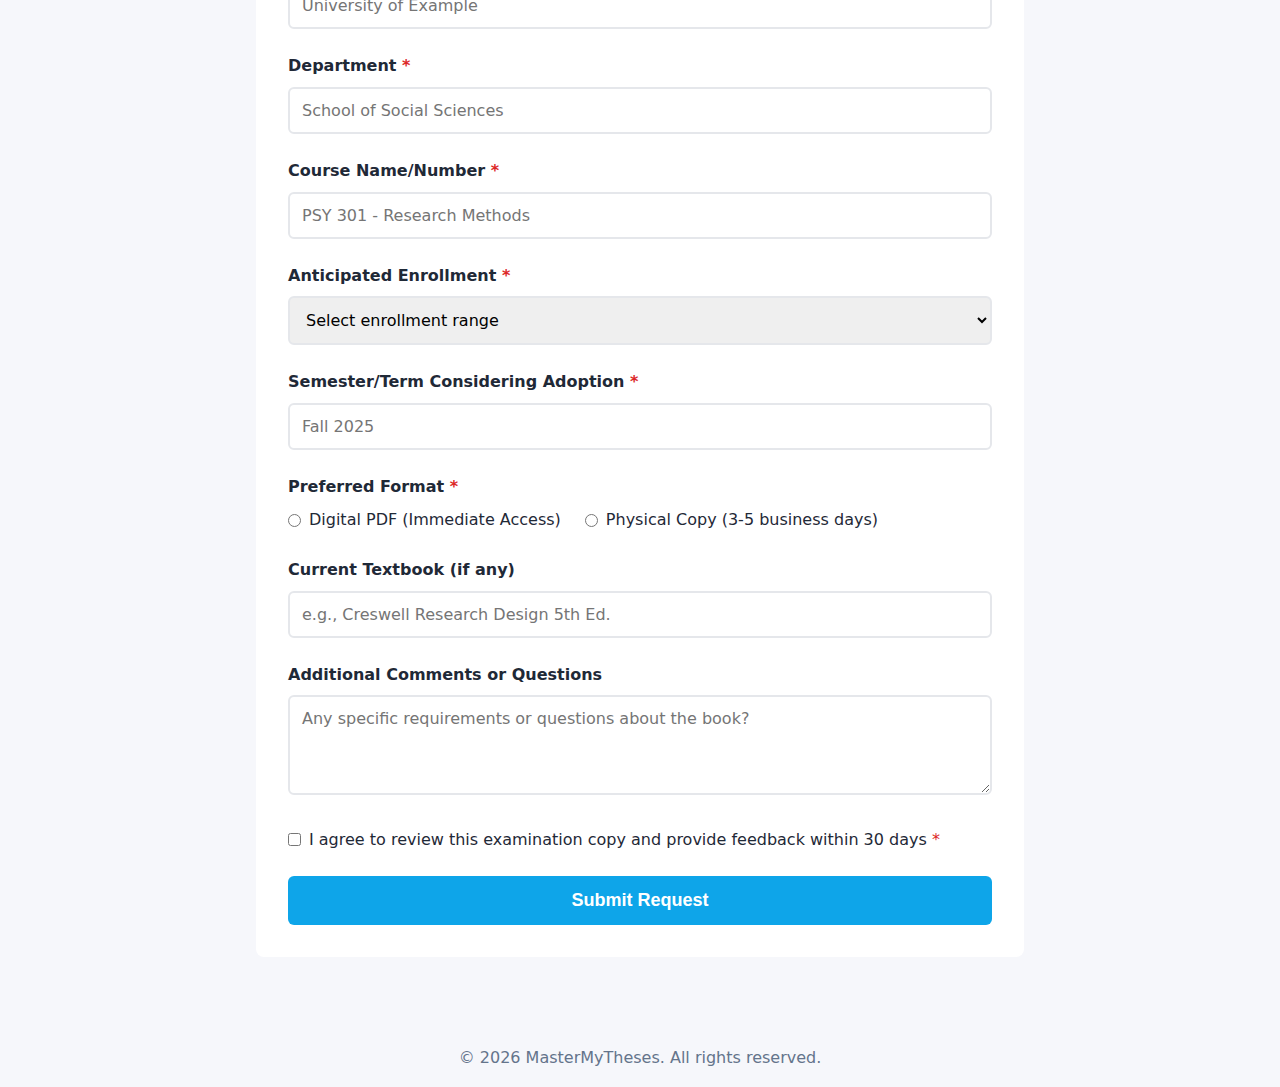
<file: research-design-simplified-faculty-review.html>
<!DOCTYPE html>
<html lang="en">
<head>
  <link rel="preconnect" href="https://www.googletagmanager.com" crossorigin>
  <link rel="preconnect" href="https://www.google-analytics.com" crossorigin>
  <link rel="dns-prefetch" href="//www.googletagmanager.com">
  <link rel="dns-prefetch" href="//www.google-analytics.com">

  <!-- Google Analytics (GA4) - Use MasterMyTheses tracking ID if different -->
  <script async src="https://www.googletagmanager.com/gtag/js?id=G-L46RQZSXYV"></script>
  <script>
  window.dataLayer = window.dataLayer || [];
  function gtag(){ dataLayer.push(arguments); }
  gtag('js', new Date());
  gtag('config', 'G-2NJ3GQ5YPS');
  </script>

  <meta charset="utf-8">
  <meta name="viewport" content="width=device-width, initial-scale=1">
  <title>Faculty Examination Copy Request | MasterMyTheses</title>
  <meta name="description" content="Request a complimentary examination copy of Research Design Simplified for your research methods course.">
  <link rel="canonical" href="https://www.mastermytheses.com/research-design-simplified-faculty-review.html">
  <meta property="og:type" content="website">
  <meta property="og:title" content="Faculty Examination Copy Request | MasterMyTheses">
  <meta property="og:description" content="Request a complimentary examination copy of Research Design Simplified for your research methods course.">
  <meta property="og:image" content="https://www.mastermytheses.com/assets/img/og-image.jpg">
  <meta property="og:url" content="https://www.mastermytheses.com/research-design-simplified-faculty-review.html">
  <meta name="twitter:card" content="summary_large_image">
  <meta name="twitter:title" content="Faculty Examination Copy Request | MasterMyTheses">
  <meta name="twitter:description" content="Request a complimentary examination copy of Research Design Simplified for your research methods course.">
  <meta name="twitter:image" content="https://www.mastermytheses.com/assets/img/og-image.jpg">

  <!-- Check if your mastermytheses uses same CSS path -->
  <link rel="stylesheet" href="/assets/css/styles.css?v=6">

  <!-- Favicons -->
  <link rel="icon" href="/assets/img/favicon-32.png" sizes="32x32">
  <link rel="icon" href="/assets/img/favicon-192.png" sizes="192x192">
  <link rel="apple-touch-icon" href="/assets/img/apple-touch-icon.png">
  <link rel="manifest" href="/site.webmanifest">
  <meta name="theme-color" content="#0ea5e9">

  <!-- Open Graph / Twitter Defaults -->
  <meta property="og:site_name" content="MasterMyTheses">
  <meta property="og:locale" content="en_US">
  <meta name="twitter:site" content="@AcademiaWithAI">
  <meta name="robots" content="index, follow">

  <!-- Form styles matching your site design -->
  <style>
    .page-content {
      max-width: 800px;
      margin: 2rem auto;
      padding: 0 1rem;
    }

    .form-intro {
      background: white;
      padding: 2rem;
      border-radius: 8px;
      margin-bottom: 2rem;
    }
    
    .form-intro h1 {
      font-size: 2rem;
      color: #1f2937;
      margin-bottom: 0.5rem;
    }

    .form-intro > p:first-of-type {
      font-size: 1.125rem;
      color: #6b7280;
      margin-bottom: 2rem;
    }
    
    .form-intro h2 {
      font-size: 1.5rem;
      margin-bottom: 1rem;
      color: #1f2937;
    }
    
    .book-info {
      background: #dbeafe;
      border-left: 4px solid #0ea5e9;
      padding: 1rem;
      margin: 1.5rem 0;
      border-radius: 0 4px 4px 0;
    }
    
    .book-info strong {
      color: #1e3a8a;
    }

    .feature-list {
      margin: 1rem 0 1rem 1.5rem;
    }

    .feature-list li {
      margin-bottom: 0.5rem;
    }
    
    .form-container {
      background: white;
      padding: 2rem;
      border-radius: 8px;
      margin-bottom: 2rem;
    }
    
    .form-group {
      margin-bottom: 1.5rem;
    }
    
    .form-group label {
      display: block;
      margin-bottom: 0.5rem;
      font-weight: 600;
      color: #1f2937;
    }
    
    .form-group label .required {
      color: #dc2626;
    }
    
    .form-group input[type="text"],
    .form-group input[type="email"],
    .form-group input[type="tel"],
    .form-group select,
    .form-group textarea {
      width: 100%;
      padding: 0.75rem;
      border: 2px solid #e5e7eb;
      border-radius: 6px;
      font-size: 1rem;
      font-family: inherit;
      transition: border-color 0.2s;
    }
    
    .form-group input:focus,
    .form-group select:focus,
    .form-group textarea:focus {
      outline: none;
      border-color: #0ea5e9;
    }
    
    .form-group textarea {
      resize: vertical;
      min-height: 100px;
    }
    
    .help-text {
      font-size: 0.875rem;
      color: #6b7280;
      margin-top: 0.25rem;
    }
    
    .radio-group {
      display: flex;
      gap: 1.5rem;
      margin-top: 0.5rem;
    }
    
    .radio-option {
      display: flex;
      align-items: center;
      gap: 0.5rem;
    }
    
    .radio-option input[type="radio"],
    .radio-option input[type="checkbox"] {
      width: auto;
      margin: 0;
    }
    
    .submit-btn {
      background: #0ea5e9;
      color: white;
      padding: 0.875rem 2rem;
      border: none;
      border-radius: 6px;
      font-size: 1.125rem;
      font-weight: 600;
      cursor: pointer;
      width: 100%;
      transition: background 0.2s;
    }
    
    .submit-btn:hover {
      background: #0284c7;
    }
    
    .submit-btn:disabled {
      background: #9ca3af;
      cursor: not-allowed;
    }
    
    .success-message {
      display: none;
      background: #10b981;
      color: white;
      padding: 1.5rem;
      border-radius: 8px;
      margin-bottom: 2rem;
      text-align: center;
    }
    
    .success-message.show {
      display: block;
    }
    
    .success-message h3 {
      margin-bottom: 0.5rem;
      font-size: 1.25rem;
    }
    
    .error-message {
      display: none;
      background: #ef4444;
      color: white;
      padding: 1.5rem;
      border-radius: 8px;
      margin-bottom: 2rem;
      text-align: center;
    }
    
    .error-message.show {
      display: block;
    }
    
    .error-message h3 {
      margin-bottom: 0.5rem;
      font-size: 1.25rem;
    }
    
    @media (max-width: 768px) {
      .form-container,
      .form-intro {
        padding: 1.5rem;
      }
      
      .page-content {
        margin: 1rem auto;
      }
      
      .form-intro h1 {
        font-size: 1.75rem;
      }
      
      .radio-group {
        flex-direction: column;
        gap: 0.75rem;
      }
    }
  </style>
</head>
<body>
  <!-- Header - Update paths based on your mastermytheses structure -->
  <header class="site">
    <div class="wrap">
      <div class="brand"><a href="/" style="color:inherit;text-decoration:none">MasterMyTheses</a></div>
      <nav aria-label="Primary">
        <a href="/">Home</a>
        <a href="/#books">Books</a>
        <a href="/about/">About</a>
      </nav>
    </div>
  </header>

  <main>
    <div class="page-content">
      <!-- Page Introduction -->
      <div class="form-intro">
        <h1>Faculty Examination Copy Request</h1>
        <p>Review Research Design Simplified for Your Course</p>

        <h2>About the Book</h2>
        <div class="book-info">
          <strong>Research Design Simplified:</strong> A Beginner's Guide to Qualitative, Quantitative, and Mixed Methods Research<br>
          <strong>Author:</strong> Dr. Rafiq Muhammad, MD, MIHMEP, PhD<br>
          <strong>ISBN:</strong> 9789198900880 | <strong>Pages:</strong> 308 | <strong>Student Price:</strong> $24.99
        </div>
        
        <p>Designed specifically for undergraduate and graduate research methods courses, this practical guide offers:</p>
        <ul class="feature-list">
          <li>Step-by-step frameworks for qualitative, quantitative, and mixed methods research</li>
          <li>Real-world case studies across multiple disciplines</li>
          <li>Visual decision trees and actionable checklists</li>
          <li>Beginner-friendly approach that complements foundational texts</li>
          <li>Practice exercises and self-assessment tools</li>
        </ul>
        
        <p><strong>Perfect for:</strong> Research Methods, Capstone/Thesis Seminars, Evidence-Based Practice courses</p>
      </div>

      <!-- Success Message -->
      <div class="success-message" id="successMessage">
        <h3>✓ Request Received!</h3>
        <p>Thank you for requesting an examination copy. We'll verify your information and contact you within 24 hours.</p>
      </div>
      
      <!-- Error Message -->
      <div class="error-message" id="errorMessage">
        <h3>⚠ Submission Error</h3>
        <p id="errorText">Something went wrong. Please try again or email rafiq@gradsummit.com directly.</p>
      </div>

      <!-- Form -->
      <div class="form-container">
        <h2 style="margin-bottom: 1rem; color: #1f2937;">Request Your Complimentary Review Copy</h2>
        <p style="margin-bottom: 2rem; color: #6b7280;">Complete this form to receive either a digital PDF (immediate access) or physical examination copy (ships in 3-5 business days).</p>
        
        <form id="facultyForm" name="facultyForm">
          
          <!-- Hidden field to track source -->
          <input type="hidden" name="Source" value="MasterMyTheses.com">
          
          <!-- Personal Information -->
          <div class="form-group">
            <label for="Name">Full Name <span class="required">*</span></label>
            <input type="text" id="Name" name="Name" required placeholder="Dr. Jane Smith">
          </div>
          
          <div class="form-group">
            <label for="Title">Academic Title <span class="required">*</span></label>
            <input type="text" id="Title" name="Title" required placeholder="Assistant Professor">
          </div>
          
          <div class="form-group">
            <label for="Email">Academic Email <span class="required">*</span></label>
            <input type="email" id="Email" name="Email" required placeholder="jane.smith@university.edu">
            <div class="help-text">Please use your institutional email address for verification</div>
          </div>
          
          <div class="form-group">
            <label for="Phone">Phone Number (Optional)</label>
            <input type="tel" id="Phone" name="Phone" placeholder="+1 (555) 123-4567">
          </div>
          
          <!-- Institution Information -->
          <div class="form-group">
            <label for="Institution">Institution <span class="required">*</span></label>
            <input type="text" id="Institution" name="Institution" required placeholder="University of Example">
          </div>
          
          <div class="form-group">
            <label for="Department">Department <span class="required">*</span></label>
            <input type="text" id="Department" name="Department" required placeholder="School of Social Sciences">
          </div>
          
          <!-- Course Information -->
          <div class="form-group">
            <label for="Course">Course Name/Number <span class="required">*</span></label>
            <input type="text" id="Course" name="Course" required placeholder="PSY 301 - Research Methods">
          </div>
          
          <div class="form-group">
            <label for="Enrollment">Anticipated Enrollment <span class="required">*</span></label>
            <select id="Enrollment" name="Enrollment" required>
              <option value="">Select enrollment range</option>
              <option value="1-20">1-20 students</option>
              <option value="21-50">21-50 students</option>
              <option value="51-100">51-100 students</option>
              <option value="101+">101+ students</option>
            </select>
          </div>
          
          <div class="form-group">
            <label for="Semester">Semester/Term Considering Adoption <span class="required">*</span></label>
            <input type="text" id="Semester" name="Semester" required placeholder="Fall 2025">
          </div>
          
          <!-- Copy Format -->
          <div class="form-group">
            <label>Preferred Format <span class="required">*</span></label>
            <div class="radio-group">
              <div class="radio-option">
                <input type="radio" id="digital" name="Format" value="Digital PDF (Immediate)" required>
                <label for="digital" style="margin: 0; font-weight: normal;">Digital PDF (Immediate Access)</label>
              </div>
              <div class="radio-option">
                <input type="radio" id="physical" name="Format" value="Physical Copy (3-5 days)">
                <label for="physical" style="margin: 0; font-weight: normal;">Physical Copy (3-5 business days)</label>
              </div>
            </div>
          </div>
          
          <!-- Mailing Address (conditional) -->
          <div class="form-group" id="addressGroup" style="display: none;">
            <label for="Address">Mailing Address <span class="required">*</span></label>
            <textarea id="Address" name="Address" placeholder="Building, Street&#10;City, State/Province, ZIP/Postal Code&#10;Country"></textarea>
            <div class="help-text">Required for physical copy delivery</div>
          </div>
          
          <!-- Additional Information -->
          <div class="form-group">
            <label for="CurrentTextbook">Current Textbook (if any)</label>
            <input type="text" id="CurrentTextbook" name="CurrentTextbook" placeholder="e.g., Creswell Research Design 5th Ed.">
          </div>
          
          <div class="form-group">
            <label for="Comments">Additional Comments or Questions</label>
            <textarea id="Comments" name="Comments" placeholder="Any specific requirements or questions about the book?"></textarea>
          </div>
          
          <!-- Agreement -->
          <div class="form-group">
            <div class="radio-option">
              <input type="checkbox" id="agree" name="agree" required style="width: auto;">
              <label for="agree" style="margin: 0; font-weight: normal;">
                I agree to review this examination copy and provide feedback within 30 days <span class="required">*</span>
              </label>
            </div>
          </div>
          
          <!-- Submit Button -->
          <button type="submit" class="submit-btn" id="submitBtn">Submit Request</button>
        </form>
      </div>
    </div>
  </main>

  <!-- Footer -->
  <footer>© <span id="y"></span> MasterMyTheses. All rights reserved.</footer>
  <script>document.getElementById('y').textContent=new Date().getFullYear();</script>

  <script>
    // IMPORTANT: Use the SAME Google Apps Script URL from your gradsummit implementation
    const SCRIPT_URL = 'https://script.google.com/macros/s/YOUR_SCRIPT_ID_HERE/exec';
    
    // Show/hide address field based on format selection
    const formatRadios = document.querySelectorAll('input[name="Format"]');
    const addressGroup = document.getElementById('addressGroup');
    const addressField = document.getElementById('Address');
    
    formatRadios.forEach(radio => {
      radio.addEventListener('change', function() {
        if (this.value === 'Physical Copy (3-5 days)') {
          addressGroup.style.display = 'block';
          addressField.required = true;
        } else {
          addressGroup.style.display = 'none';
          addressField.required = false;
          addressField.value = '';
        }
      });
    });
    
    // Form submission handler
    const form = document.getElementById('facultyForm');
    const submitBtn = document.getElementById('submitBtn');
    const successMessage = document.getElementById('successMessage');
    const errorMessage = document.getElementById('errorMessage');
    const errorText = document.getElementById('errorText');
    
    form.addEventListener('submit', function(e) {
      e.preventDefault();
      
      // Disable submit button
      submitBtn.disabled = true;
      submitBtn.textContent = 'Submitting...';
      
      // Hide previous messages
      successMessage.classList.remove('show');
      errorMessage.classList.remove('show');
      
      // Prepare form data
      const formData = new FormData(form);
      
      // Submit to Google Apps Script
      fetch(SCRIPT_URL, {
        method: 'POST',
        body: formData
      })
      .then(response => response.json())
      .then(data => {
        console.log('Success:', data);
        
        // Show success message
        successMessage.classList.add('show');
        
        // Reset form
        form.reset();
        
        // Scroll to success message
        successMessage.scrollIntoView({ behavior: 'smooth', block: 'center' });
        
        // Re-enable button after 3 seconds
        setTimeout(() => {
          submitBtn.disabled = false;
          submitBtn.textContent = 'Submit Request';
        }, 3000);
      })
      .catch(error => {
        console.error('Error:', error);
        
        // Show error message
        errorText.textContent = 'Unable to submit form. Please email rafiq@gradsummit.com directly with your request.';
        errorMessage.classList.add('show');
        
        // Scroll to error message
        errorMessage.scrollIntoView({ behavior: 'smooth', block: 'center' });
        
        // Re-enable button
        submitBtn.disabled = false;
        submitBtn.textContent = 'Submit Request';
      });
    });
  </script>

  <!-- Add your site-specific scripts if needed -->
  <script defer src="/assets/js/site.js?v=2"></script>
</body>
</html>
</file>
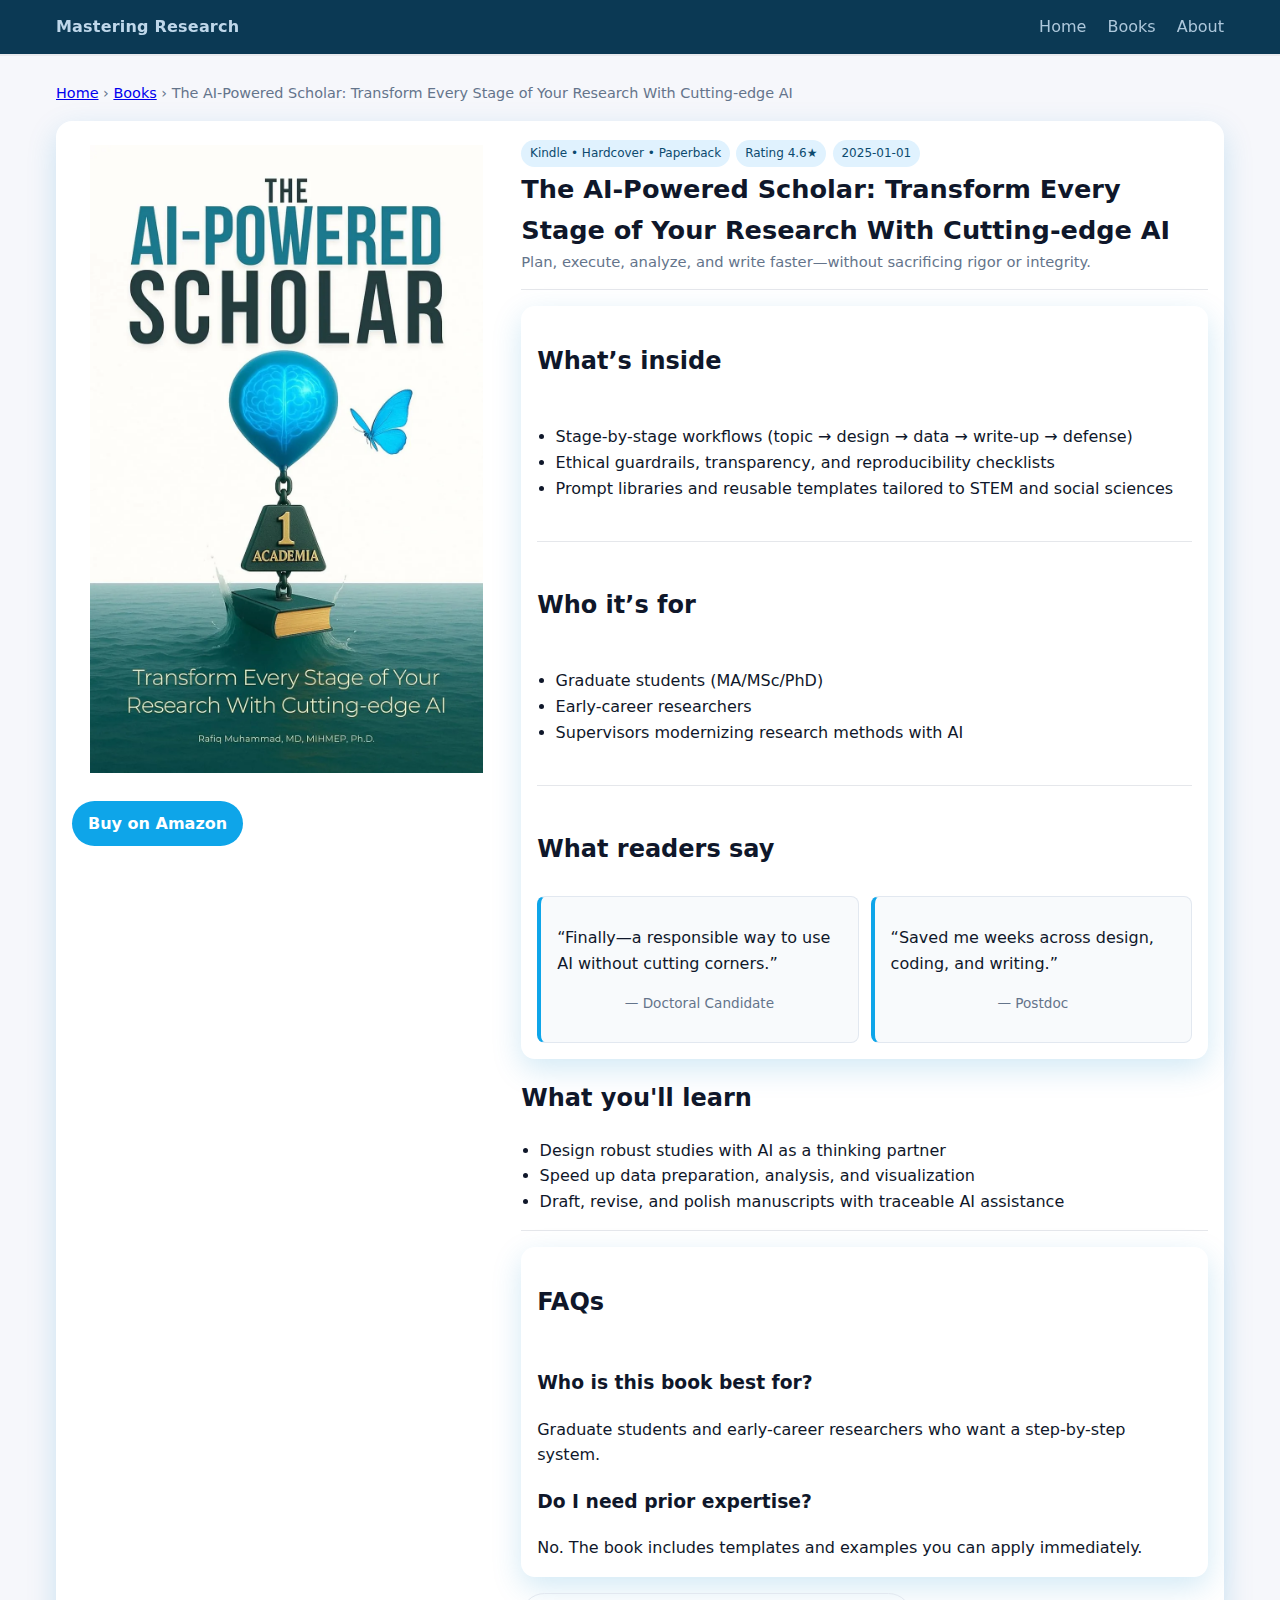
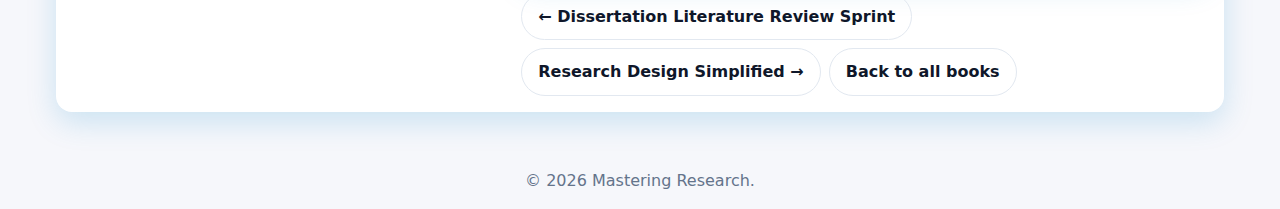
<file: books/ai-powered-scholar.html>
<!DOCTYPE html>
<html lang="en">
<head>
  <link rel="preconnect" href="https://www.googletagmanager.com" crossorigin>
  <link rel="preconnect" href="https://www.google-analytics.com" crossorigin>
  <!-- Optional fallback -->
  <link rel="dns-prefetch" href="//www.googletagmanager.com">
  <link rel="dns-prefetch" href="//www.google-analytics.com">

  <!-- Google Analytics (GA4) -->
  <script async src="https://www.googletagmanager.com/gtag/js?id=G-L46RQZSXYV"></script>
  <script>
  window.dataLayer = window.dataLayer || [];
  function gtag(){ dataLayer.push(arguments); }
  gtag('js', new Date());
  gtag('config', 'G-L46RQZSXYV'); // <-- your Measurement ID
  </script>
  <meta charset="utf-8">
  <meta name="viewport" content="width=device-width, initial-scale=1">

  <title>The AI-Powered Scholar: Transform Every Stage of Your Research With Cutting-edge AI — Mastering Research</title>
  <meta name="description" content="A field-tested playbook to use AI responsibly at every stage of the research lifecycle—from ideas to defense.">
  <link rel="canonical" href="https://www.mastermytheses.com/books/ai-powered-scholar.html">

  <!-- OG/Twitter -->
  <meta property="og:type" content="book">
  <meta property="og:title" content="The AI-Powered Scholar: Transform Every Stage of Your Research With Cutting-edge AI — Mastering Research">
  <meta property="og:description" content="A field-tested playbook to use AI responsibly at every stage of the research lifecycle—from ideas to defense.">
  <meta property="og:image" content="https://www.mastermytheses.com/assets/img/og-image.jpg">
  <meta property="og:url" content="https://www.mastermytheses.com/books/ai-powered-scholar.html">
  <meta name="twitter:card" content="summary_large_image">
  <meta name="twitter:title" content="The AI-Powered Scholar: Transform Every Stage of Your Research With Cutting-edge AI — Mastering Research">
  <meta name="twitter:description" content="A field-tested playbook to use AI responsibly at every stage of the research lifecycle—from ideas to defense.">
  <meta name="twitter:image" content="https://www.mastermytheses.com/assets/img/og-image.jpg">

  <link rel="stylesheet" href="../assets/css/styles.css">
  <script defer src="../assets/js/main.js"></script>

  <!-- Book JSON-LD -->
  <script type="application/ld+json">
  {
    "@context": "https://schema.org",
    "@type": "Book",
    "name": "The AI-Powered Scholar: Transform Every Stage of Your Research With Cutting-edge AI",
    "author": { "@type": "Person", "name": "Rafiq Muhammad, PhD" },
    "datePublished": "2025-01-01",
    "url": "https://www.mastermytheses.com/books/ai-powered-scholar.html",
    "image": "https://www.mastermytheses.com/assets/img/ai-powered-scholar.jpg",
    "bookFormat": ["Kindle","Hardcover","Paperback"],
    "potentialAction": {
      "@type": "BuyAction",
      "target": "https://www.amazon.com/dp/B0F5S4WWVS"
    }
  }
  </script>

  <!-- BreadcrumbList JSON-LD -->
  <script type="application/ld+json">
  {
    "@context":"https://schema.org",
    "@type":"BreadcrumbList",
    "itemListElement":[
      {"@type":"ListItem","position":1,"name":"Home","item":"https://www.mastermytheses.com/"},
      {"@type":"ListItem","position":2,"name":"Books","item":"https://www.mastermytheses.com/index.html#books"},
      {"@type":"ListItem","position":3,"name":"The AI-Powered Scholar: Transform Every Stage of Your Research With Cutting-edge AI","item":"https://www.mastermytheses.com/books/ai-powered-scholar.html"}
    ]
  }
  </script>
  <script type="application/ld+json">
{
  "@context":"https://schema.org",
  "@type":"FAQPage",
  "mainEntity":[
    {
      "@type":"Question",
      "name":"Who is this book best for?",
      "acceptedAnswer": {
        "@type":"Answer",
        "text":"Graduate students and early-career researchers who want a step-by-step system."
      }
    },
    {
      "@type":"Question",
      "name":"Do I need prior expertise?",
      "acceptedAnswer": {
        "@type":"Answer",
        "text":"No. The book includes templates and examples you can apply immediately."
      }
    }
  ]
}
</script>

</head>
<body>
  <header class="site">
    <div class="wrap">
      <div class="brand"><a href="../index.html" style="color:inherit;text-decoration:none">Mastering Research</a></div>
      <nav aria-label="Primary">
        <a href="../index.html">Home</a>
        <a href="../index.html#books">Books</a>
        <a href="../about.html">About</a>
      </nav>
    </div>
  </header>

<main>
  <div class="breadcrumbs"><a href="../index.html">Home</a> › <a href="../index.html#books">Books</a> › <span>The AI-Powered Scholar: Transform Every Stage of Your Research With Cutting-edge AI</span></div>

  <section class="card detail">
    <div>
      <picture>
        <source srcset="../assets/img/ai-powered-scholar.webp" type="image/webp">
        <img class="cover"
             src="../assets/img/ai-powered-scholar.jpg"
             alt="The AI-Powered Scholar — book cover"
             width="1000" height="1500" fetchpriority="high" decoding="async">
      </picture>

      <div class="actions" style="margin-top:.75rem">
        <a class="btn"
           href="https://www.amazon.com/dp/B0F5S4WWVS"
           target="_blank"
           rel="noopener nofollow sponsored">Buy on Amazon</a>
      </div>
    </div>

    <div>
      <div class="meta">
        <span class="badge">Kindle • Hardcover • Paperback</span>
        <span class="badge">Rating 4.6★</span>
        <span class="badge">2025-01-01</span>
      </div>

      <h1 class="title" style="font-size:1.6rem">The AI-Powered Scholar: Transform Every Stage of Your Research With Cutting-edge AI</h1>
      <div class="sub">Plan, execute, analyze, and write faster—without sacrificing rigor or integrity.</div>
      <div class="hr"></div>

      <!-- Inside block -->
      <section class="card inside">
        <h2>What’s inside</h2>
        <ul class="feature-list">
          <li>Stage-by-stage workflows (topic → design → data → write-up → defense)</li>
          <li>Ethical guardrails, transparency, and reproducibility checklists</li>
          <li>Prompt libraries and reusable templates tailored to STEM and social sciences</li>
        </ul>

        <div class="hr"></div>
        <h2>Who it’s for</h2>
        <ul class="feature-list">
          <li>Graduate students (MA/MSc/PhD)</li>
          <li>Early-career researchers</li>
          <li>Supervisors modernizing research methods with AI</li>
        </ul>

        <div class="hr"></div>
        <h2>What readers say</h2>
        <div class="quotes compact">
          <blockquote>
            <p>“Finally—a responsible way to use AI without cutting corners.”</p>
            <footer>— Doctoral Candidate</footer>
          </blockquote>
          <blockquote>
            <p>“Saved me weeks across design, coding, and writing.”</p>
            <footer>— Postdoc</footer>
          </blockquote>
        </div>
      </section>

      <h2>What you'll learn</h2>
      <ul class="feature-list">
        <li>Design robust studies with AI as a thinking partner</li>
        <li>Speed up data preparation, analysis, and visualization</li>
        <li>Draft, revise, and polish manuscripts with traceable AI assistance</li>
      </ul>

      <div class="hr"></div>
      <section class="card inside" id="faq">
      <h2>FAQs</h2>
      <div class="faq">
      <h3>Who is this book best for?</h3>
      <p>Graduate students and early-career researchers who want a step-by-step system.</p>

      <h3>Do I need prior expertise?</h3>
      <p>No. The book includes templates and examples you can apply immediately.</p>
      </div>
      </section>
      
      <!-- Prev/Next — adjust once you choose the position in your series -->
      <div class="bottom-nav">
        <a class='btn secondary' href='dissertation-literature-review-sprint.html'>&larr; Dissertation Literature Review Sprint</a>
        <a class='btn secondary' href='research-design-simplified.html'>Research Design Simplified &rarr;</a>
        <a class="btn secondary" href="../index.html#books">Back to all books</a>
      </div>
    </div>
  </section>
</main>

<footer>© <span id="y"></span> Mastering Research.</footer>
<script>document.getElementById('y').textContent=new Date().getFullYear();</script>
  <script defer src="/assets/js/amazon-track.js?v=1"></script>
</body>
</html>
</file>
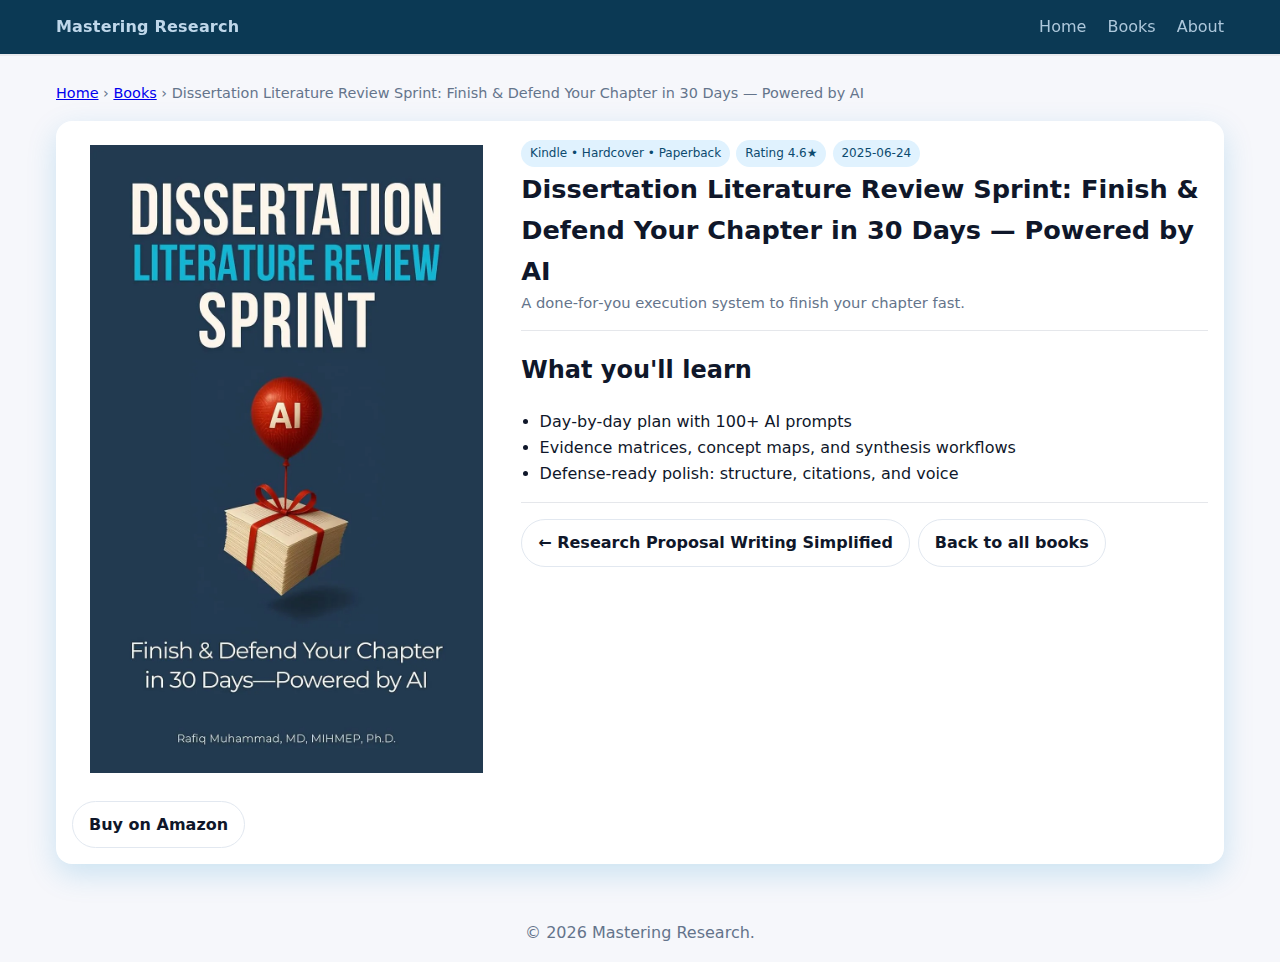
<file: books/dissertation-literature-review-sprint.html>
<!DOCTYPE html>
<html lang="en">
<head>
  <meta charset="utf-8">
  <meta name="viewport" content="width=device-width, initial-scale=1">
  <title>Dissertation Literature Review Sprint: Finish &amp; Defend Your Chapter in 30 Days — Powered by AI — Mastering Research</title>
  <meta name="description" content="A done‑for‑you execution system to finish your chapter fast.">
  <link rel="canonical" href="https://www.mastermytheses.com/books/dissertation-literature-review-sprint.html">
  <meta property="og:type" content="book">
  <meta property="og:title" content="Dissertation Literature Review Sprint: Finish &amp; Defend Your Chapter in 30 Days — Powered by AI — Mastering Research">
  <meta property="og:description" content="A done‑for‑you execution system to finish your chapter fast.">
  <meta property="og:image" content="https://www.mastermytheses.com/../assets/img/og-image.jpg">
  <meta property="og:url" content="https://www.mastermytheses.com/books/dissertation-literature-review-sprint.html">
  <meta name="twitter:card" content="summary_large_image">
  <meta name="twitter:title" content="Dissertation Literature Review Sprint: Finish &amp; Defend Your Chapter in 30 Days — Powered by AI — Mastering Research">
  <meta name="twitter:description" content="A done‑for‑you execution system to finish your chapter fast.">
  <meta name="twitter:image" content="https://www.mastermytheses.com/assets/img/og-image.jpg">
  <link rel="stylesheet" href="../assets/css/styles.css">
  <script defer src="../assets/js/main.js"></script>
  <script type="application/ld+json">
{
  "@context": "https://schema.org",
  "@type": "Book",
  "name": "Dissertation Literature Review Sprint: Finish & Defend Your Chapter in 30 Days — Powered by AI",
  "author": { "@type": "Person", "name": "Rafiq Muhammad, PhD" },
  "datePublished": "2025-06-24",
  "url": "https://www.mastermytheses.com/books/dissertation-literature-review-sprint.html",
  "image": "https://www.mastermytheses.com/assets/img/dissertation-literature-review-sprint.jpg",
  "bookFormat": ["Kindle", "Hardcover", "Paperback"],
  "potentialAction": {
    "@type": "BuyAction",
    "target": "https://www.amazon.com/dp/B0DFMX37K1"
  },
  "aggregateRating": {
    "@type": "AggregateRating",
    "ratingValue": "4.6",
    "reviewCount": "30"
  }
}
</script>
 <script type="application/ld+json">
  {
    "@context":"https://schema.org",
    "@type":"BreadcrumbList",
    "itemListElement":[
      {"@type":"ListItem","position":1,"name":"Home","item":"https://www.mastermytheses.com/"},
      {"@type":"ListItem","position":2,"name":"Books","item":"https://www.mastermytheses.com/index.html#books"},
      {"@type":"ListItem","position":3,"name":"Dissertation Literature Review Sprint: Finish & Defend Your Chapter in 30 Days — Powered by AI","item":"https://www.mastermytheses.com/books/dissertation-literature-review-sprint.html"}
    ]
  }
  </script> 
</head>
<body>
  <header class="site">
    <div class="wrap">
      <div class="brand"><a href="../index.html" style="color:inherit;text-decoration:none">Mastering Research</a></div>
      <nav aria-label="Primary">
        <a href="../index.html">Home</a>
        <a href="../index.html#books">Books</a>
        <a href="../about.html">About</a>
      </nav>
    </div>
  </header>
<main>
  <div class="breadcrumbs"><a href="../index.html">Home</a> › <a href="../index.html#books">Books</a> › <span>Dissertation Literature Review Sprint: Finish &amp; Defend Your Chapter in 30 Days — Powered by AI</span></div>

  <section class="card detail">
    <div>
      
      <picture>
      <source srcset="../assets/img/dissertation-literature-review-sprint.webp" type="image/webp">
      <img class="cover"
       src="../assets/img/dissertation-literature-review-sprint.jpg"
       alt="Dissertation Literature Review Sprint — book cover"
       width="938" height="1500" loading="lazy">
      </picture>
      <div class="actions" style="margin-top:.75rem">
        <a class="btn secondary" href="https://www.amazon.com/dp/B0F8LGB5ZP">Buy on Amazon</a>
      </div>
    </div>
    <div>
      <div class="meta">
        <span class="badge">Kindle • Hardcover • Paperback</span>
        <span class="badge">Rating 4.6★</span>
        <span class="badge">2025-06-24</span>
      </div>
      <h1 class="title" style="font-size:1.6rem">Dissertation Literature Review Sprint: Finish &amp; Defend Your Chapter in 30 Days — Powered by AI</h1>
      <div class="sub">A done‑for‑you execution system to finish your chapter fast.</div>
      <div class="hr"></div>
      <h2>What you'll learn</h2>
      <ul class="feature-list"><li>Day‑by‑day plan with 100+ AI prompts</li>
<li>Evidence matrices, concept maps, and synthesis workflows</li>
<li>Defense‑ready polish: structure, citations, and voice</li></ul>

      <div class="hr"></div>
      <div class="bottom-nav">
        <a class='btn secondary' href='research-proposal-writing-simplified.html'>&larr; Research Proposal Writing Simplified</a>
        
        <a class="btn secondary" href="../index.html#books">Back to all books</a>
      </div>
    </div>
  </section>
</main>
<footer>© <span id="y"></span> Mastering Research.</footer>
<script>document.getElementById('y').textContent=new Date().getFullYear();</script>
</body>
</html>
</file>
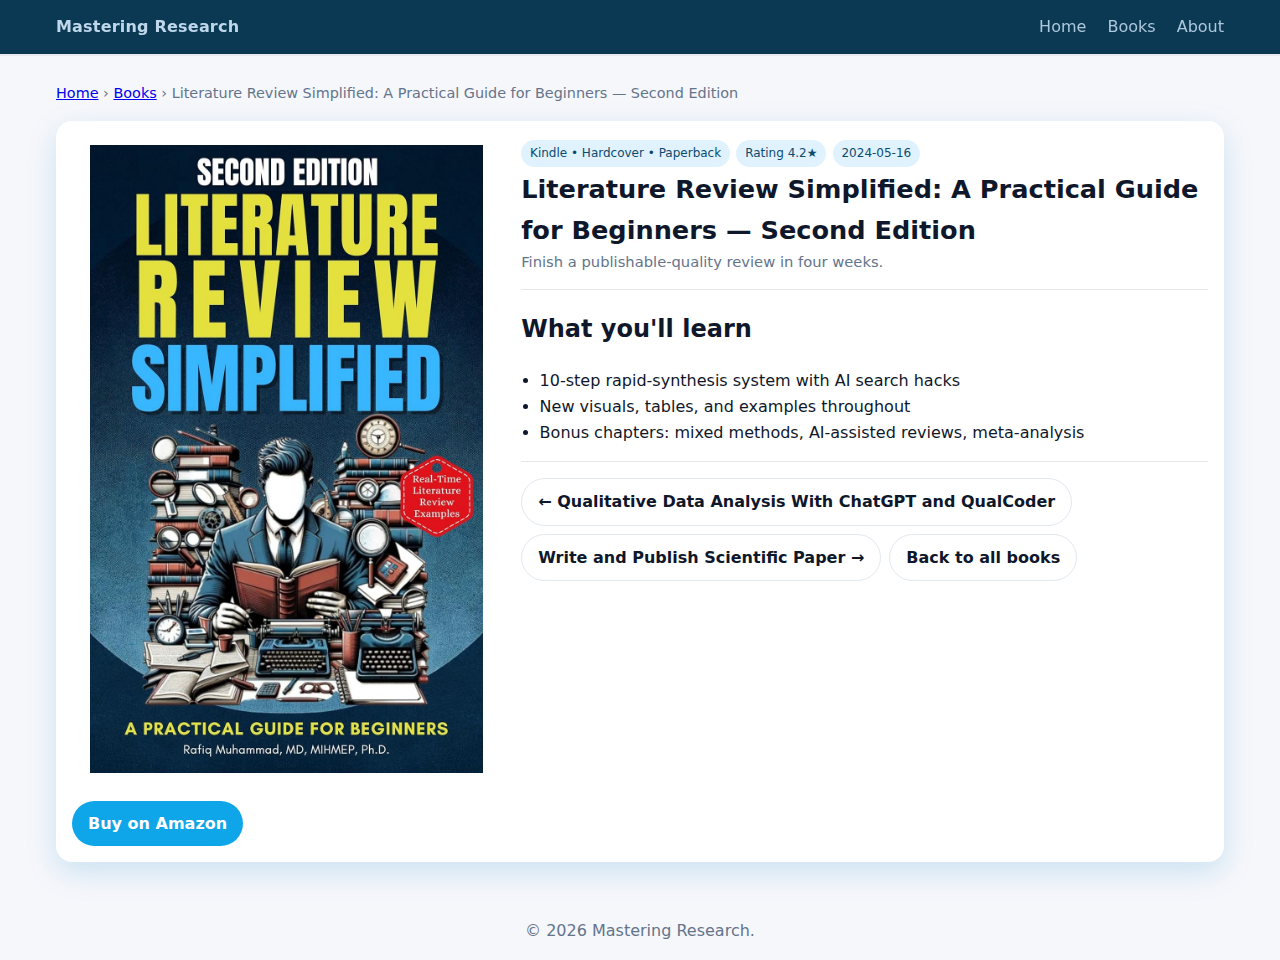
<file: books/literature-review-simplified-2e.html>
<!DOCTYPE html>
<html lang="en">
<head>
  <meta charset="utf-8">
  <meta name="viewport" content="width=device-width, initial-scale=1">
  <title>Literature Review Simplified: A Practical Guide for Beginners — Second Edition — Mastering Research</title>
  <meta name="description" content="Finish a publishable‑quality review in four weeks.">
  <link rel="canonical" href="https://YOUR-DOMAIN/books/literature-review-simplified-2e.html">
  <meta property="og:type" content="book">
  <meta property="og:title" content="Literature Review Simplified: A Practical Guide for Beginners — Second Edition — Mastering Research">
  <meta property="og:description" content="Finish a publishable‑quality review in four weeks.">
  <meta property="og:image" content="https://YOUR-DOMAIN/../assets/img/og-image.jpg">
  <meta property="og:url" content="https://YOUR-DOMAIN/books/literature-review-simplified-2e.html">
  <meta name="twitter:card" content="summary_large_image">
  <meta name="twitter:title" content="Literature Review Simplified: A Practical Guide for Beginners — Second Edition — Mastering Research">
  <meta name="twitter:description" content="Finish a publishable‑quality review in four weeks.">
  <meta name="twitter:image" content="https://YOUR-DOMAIN/../assets/img/og-image.jpg">
  <link rel="stylesheet" href="../assets/css/styles.css">
  <script defer src="../assets/js/main.js"></script>
  <script type="application/ld+json">{"@context": "https://schema.org", "@type": "Book", "name": "Literature Review Simplified: A Practical Guide for Beginners \u2014 Second Edition", "author": {"@type": "Person", "name": "Rafiq Muhammad PhD"}, "datePublished": "2024-05-16", "bookFormat": ["Kindle", "Hardcover", "Paperback"], "url": "https://YOUR-DOMAIN/books/literature-review-simplified-2e.html", "potentialAction": {"@type": "BuyAction", "target": "https://www.amazon.com/dp/B0F8LGB5ZP"}}</script>
</head>
<body>
  <header class="site">
    <div class="wrap">
      <div class="brand"><a href="../index.html" style="color:inherit;text-decoration:none">Mastering Research</a></div>
      <nav aria-label="Primary">
        <a href="../index.html">Home</a>
        <a href="../index.html#books">Books</a>
        <a href="../about.html">About</a>
      </nav>
    </div>
  </header>
<main>
  <div class="breadcrumbs"><a href="../index.html">Home</a> › <a href="../index.html#books">Books</a> › <span>Literature Review Simplified: A Practical Guide for Beginners — Second Edition</span></div>

  <section class="card detail">
    <div>
      <img class="cover" src="../assets/img/literature-review-simplified-2e.jpg" alt="Literature Review Simplified (2nd Edition) — book cover" loading="lazy">
      <div class="actions" style="margin-top:.75rem">
        <a class="btn" href="https://www.amazon.com/dp/B0F8LGB5ZP" target="_blank" rel="noopener nofollow">Buy on Amazon</a>
      </div>
    </div>
    <div>
      <div class="meta">
        <span class="badge">Kindle • Hardcover • Paperback</span>
        <span class="badge">Rating 4.2★</span>
        <span class="badge">2024-05-16</span>
      </div>
      <h1 class="title" style="font-size:1.6rem">Literature Review Simplified: A Practical Guide for Beginners — Second Edition</h1>
      <div class="sub">Finish a publishable‑quality review in four weeks.</div>
      <div class="hr"></div>
      <h2>What you'll learn</h2>
      <ul class="feature-list"><li>10‑step rapid‑synthesis system with AI search hacks</li>
<li>New visuals, tables, and examples throughout</li>
<li>Bonus chapters: mixed methods, AI‑assisted reviews, meta‑analysis</li></ul>

      <div class="hr"></div>
      <div class="bottom-nav">
        <a class='btn secondary' href='qda-with-chatgpt-and-qualcoder.html'>&larr; Qualitative Data Analysis With ChatGPT and QualCoder</a>
        <a class='btn secondary' href='write-and-publish-scientific-paper.html'>Write and Publish Scientific Paper &rarr;</a>
        <a class="btn secondary" href="../index.html#books">Back to all books</a>
      </div>
    </div>
  </section>
</main>
<footer>© <span id="y"></span> Mastering Research.</footer>
<script>document.getElementById('y').textContent=new Date().getFullYear();</script>
</body>
</html>
</file>
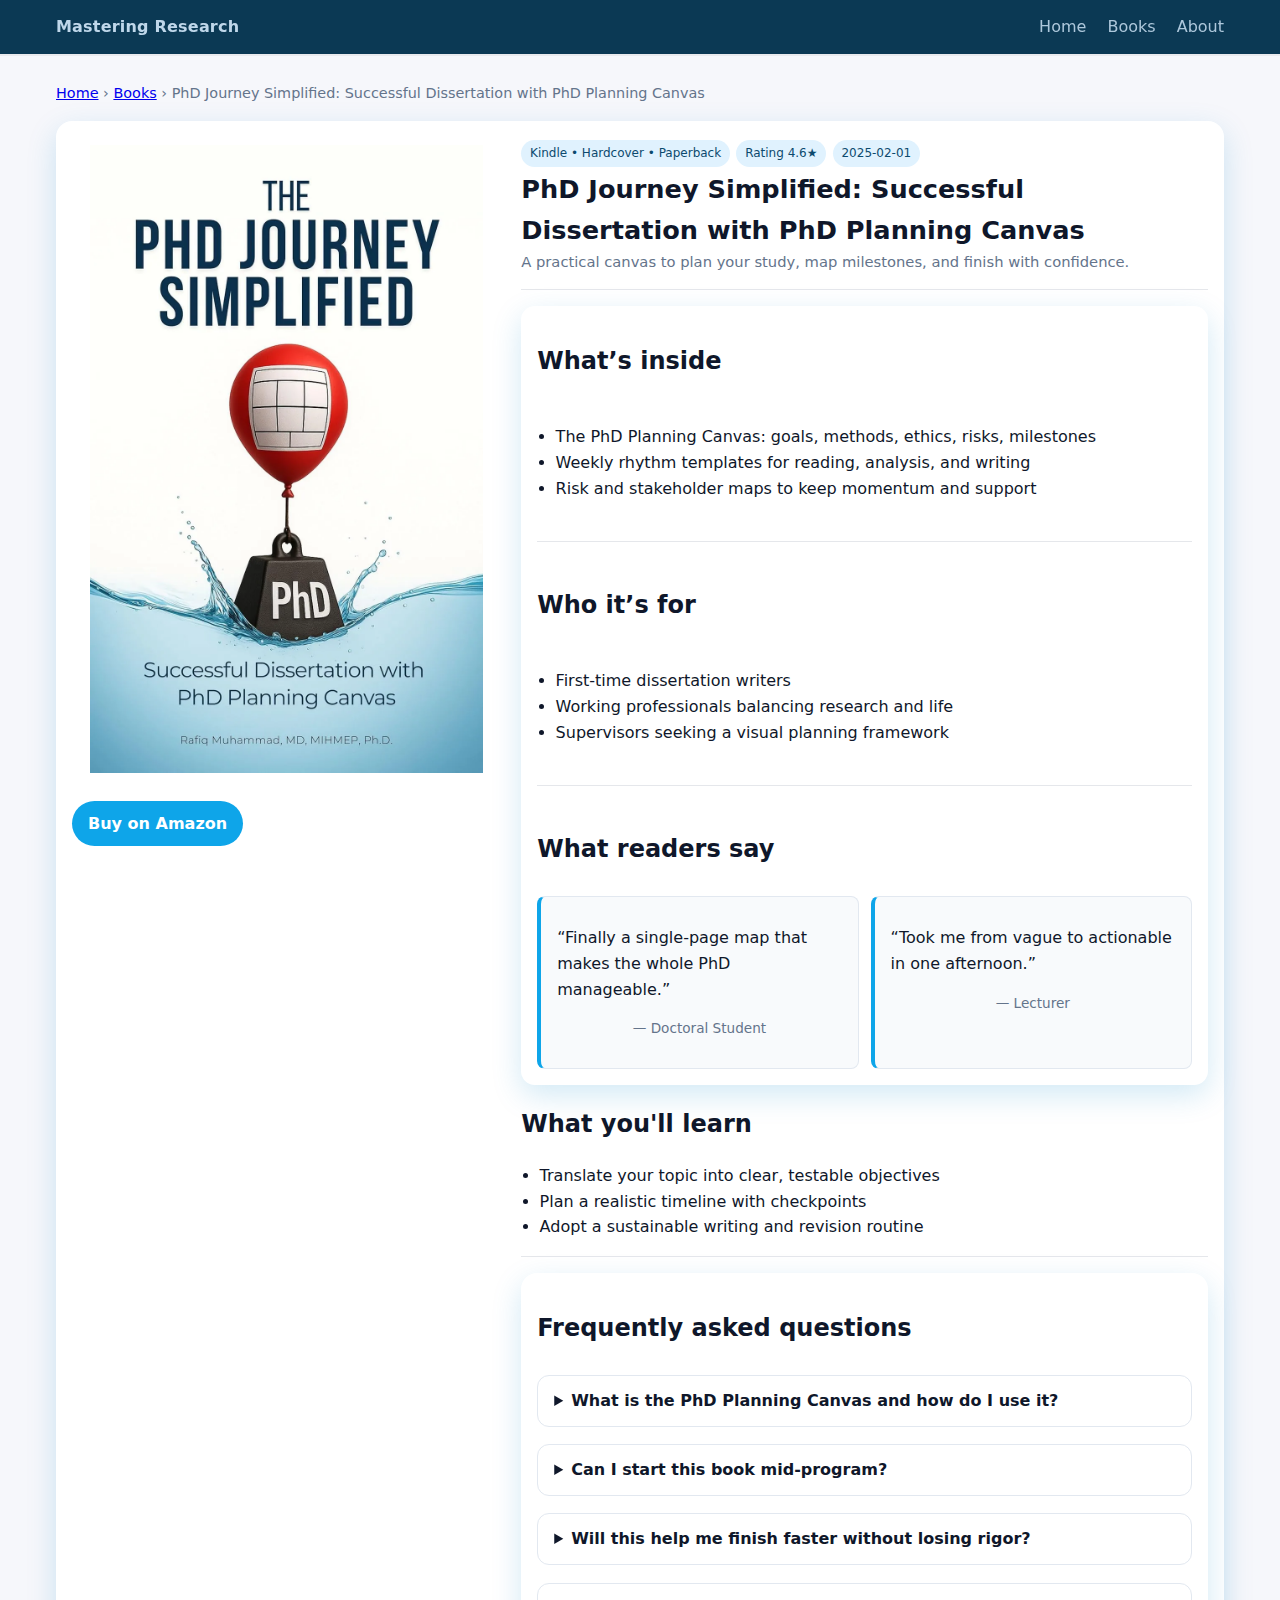
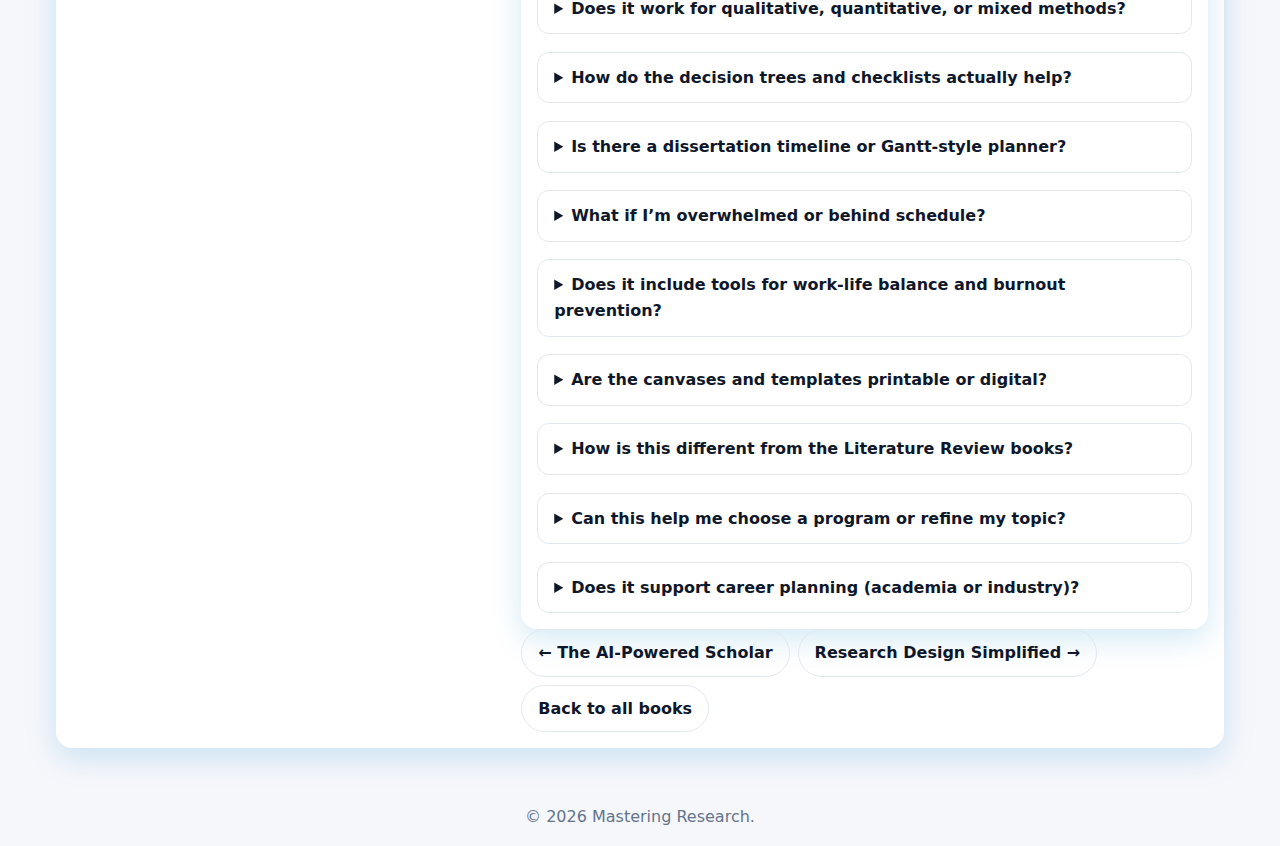
<file: books/phd-journey-simplified.html>
<!DOCTYPE html>
<html lang="en">
<head>
  <link rel="preconnect" href="https://www.googletagmanager.com" crossorigin>
  <link rel="preconnect" href="https://www.google-analytics.com" crossorigin>
  <!-- Optional fallback -->
  <link rel="dns-prefetch" href="//www.googletagmanager.com">
  <link rel="dns-prefetch" href="//www.google-analytics.com">

  <script async src="https://www.googletagmanager.com/gtag/js?id=G-L46RQZSXYV"></script>
  <script>
  window.dataLayer = window.dataLayer || [];
  function gtag(){dataLayer.push(arguments);}
  gtag('js', new Date());
  gtag('config','G-L46RQZSXYV');
  </script>

  <meta charset="utf-8">
  <meta name="viewport" content="width=device-width, initial-scale=1">

  <title>PhD Journey Simplified: Successful Dissertation with PhD Planning Canvas — Mastering Research</title>
  <meta name="description" content="Plan, track, and finish your dissertation with the PhD Planning Canvas—clarity on goals, methods, milestones, and writing rhythm.">
  <link rel="canonical" href="https://www.mastermytheses.com/books/phd-journey-simplified.html">

  <!-- OG/Twitter -->
  <meta property="og:type" content="book">
  <meta property="og:title" content="PhD Journey Simplified: Successful Dissertation with PhD Planning Canvas — Mastering Research">
  <meta property="og:description" content="Plan, track, and finish your dissertation with the PhD Planning Canvas—clarity on goals, methods, milestones, and writing rhythm.">
  <meta property="og:image" content="https://www.mastermytheses.com/assets/img/og-image.jpg">
  <meta property="og:url" content="https://www.mastermytheses.com/books/phd-journey-simplified.html">
  <meta name="twitter:card" content="summary_large_image">
  <meta name="twitter:title" content="PhD Journey Simplified: Successful Dissertation with PhD Planning Canvas — Mastering Research">
  <meta name="twitter:description" content="Plan, track, and finish your dissertation with the PhD Planning Canvas—clarity on goals, methods, milestones, and writing rhythm.">
  <meta name="twitter:image" content="https://www.mastermythses.com/assets/img/og-image.jpg">

  <link rel="stylesheet" href="../assets/css/styles.css">
  

  <!-- Book JSON-LD -->
  <script type="application/ld+json">
  {
    "@context": "https://schema.org",
    "@type": "Book",
    "name": "PhD Journey Simplified: Successful Dissertation with PhD Planning Canvas",
    "author": { "@type": "Person", "name": "Rafiq Muhammad, PhD" },
    "datePublished": "2025-02-01",
    "url": "https://www.mastermytheses.com/books/phd-journey-simplified.html",
    "image": "https://www.mastermytheses.com/assets/img/phd-journey-simplified.jpg",
    "bookFormat": ["Kindle","Hardcover","Paperback"],
    "potentialAction": {
      "@type": "BuyAction",
      "target": "https://www.amazon.com/dp/B0FCSQZXDT"
    }
  }
  </script>

  <!-- BreadcrumbList JSON-LD -->
  <script type="application/ld+json">
  {
    "@context":"https://schema.org",
    "@type":"BreadcrumbList",
    "itemListElement":[
      {"@type":"ListItem","position":1,"name":"Home","item":"https://www.mastermytheses.com/"},
      {"@type":"ListItem","position":2,"name":"Books","item":"https://www.mastermytheses.com/index.html#books"},
      {"@type":"ListItem","position":3,"name":"PhD Journey Simplified: Successful Dissertation with PhD Planning Canvas","item":"https://www.mastermytheses.com/books/phd-journey-simplified.html"}
    ]
  }
  </script>

  <script type="application/ld+json">
{
  "@context": "https://schema.org",
  "@type": "FAQPage",
  "mainEntity": [
    {
      "@type": "Question",
      "name": "What is the PhD Planning Canvas and how do I use it?",
      "acceptedAnswer": {
        "@type": "Answer",
        "text": "It’s a one-page planning framework that maps your problem, aims, research questions, methods, milestones, risks, and resources. Start with your question and constraints, then complete each box to turn a complex project into a clear, trackable plan."
      }
    },
    {
      "@type": "Question",
      "name": "Can I start this book mid-program?",
      "acceptedAnswer": {
        "@type": "Answer",
        "text": "Yes. The assessment checklists and decision trees help you quickly identify where you are (topic selection, proposal, data collection, writing, defense) and what to do next."
      }
    },
    {
      "@type": "Question",
      "name": "Will this help me finish faster without losing rigor?",
      "acceptedAnswer": {
        "@type": "Answer",
        "text": "Yes. The book replaces vague to-dos with concrete tools: a readiness checklist, research-question canvas, methodology selector, evidence-mapping templates, risk registers, and weekly focus planners that keep you moving toward submission."
      }
    },
    {
      "@type": "Question",
      "name": "Does it work for qualitative, quantitative, or mixed methods?",
      "acceptedAnswer": {
        "@type": "Answer",
        "text": "All three. The methodology selector walks you from question to design, sampling, data collection, and analysis, showing how to align methods to aims and report trade-offs clearly."
      }
    },
    {
      "@type": "Question",
      "name": "How do the decision trees and checklists actually help?",
      "acceptedAnswer": {
        "@type": "Answer",
        "text": "They reduce uncertainty. At each stage you answer a few yes/no questions, then follow the branch to the next concrete task such as tightening scope, validating feasibility, adjusting timelines, or submitting for approvals."
      }
    },
    {
      "@type": "Question",
      "name": "Is there a dissertation timeline or Gantt-style planner?",
      "acceptedAnswer": {
        "@type": "Answer",
        "text": "Yes. You’ll build a milestone plan with dependencies (proposal, ethics, data, analysis, writing, defense) and translate it into a week-by-week schedule you can maintain."
      }
    },
    {
      "@type": "Question",
      "name": "What if I’m overwhelmed or behind schedule?",
      "acceptedAnswer": {
        "@type": "Answer",
        "text": "Use the recovery toolkits to triage your backlog, prioritize high-impact tasks, remove blockers, and renegotiate scope or deadlines with a supervisor-ready rationale."
      }
    },
    {
      "@type": "Question",
      "name": "Does it include tools for work-life balance and burnout prevention?",
      "acceptedAnswer": {
        "@type": "Answer",
        "text": "Yes. The book includes a weekly focus planner, energy/time budgeting, and a work-life balance scheduler so you can protect deep-work blocks and stick to sustainable routines."
      }
    },
    {
      "@type": "Question",
      "name": "Are the canvases and templates printable or digital?",
      "acceptedAnswer": {
        "@type": "Answer",
        "text": "They are designed to be recreated in your preferred tool—paper, Notion, Excel, or whiteboard. Each template includes fields and guidance so you can copy them easily."
      }
    },
    {
      "@type": "Question",
      "name": "How is this different from the Literature Review books?",
      "acceptedAnswer": {
        "@type": "Answer",
        "text": "This title provides end-to-end project management for the PhD—program choice, goal-setting, design, risks, time, and career planning—whereas the Literature Review books focus specifically on reviewing and synthesizing sources."
      }
    },
    {
      "@type": "Question",
      "name": "Can this help me choose a program or refine my topic?",
      "acceptedAnswer": {
        "@type": "Answer",
        "text": "Yes. Use the program evaluation matrix and readiness checklist to assess fit, and the research-question canvas to narrow to a feasible, defensible topic."
      }
    },
    {
      "@type": "Question",
      "name": "Does it support career planning (academia or industry)?",
      "acceptedAnswer": {
        "@type": "Answer",
        "text": "Yes. The career-readiness section maps skills, outputs, and networking goals so you graduate with a portfolio aligned to academic or industry paths."
      }
    }
  ]
}
</script>
  <!-- Favicons -->
<link rel="icon" href="/assets/img/favicon-32.png" sizes="32x32">
<link rel="icon" href="/assets/img/favicon-192.png" sizes="192x192">

<!-- iOS home-screen icon -->
<link rel="apple-touch-icon" href="/assets/img/apple-touch-icon.png">

<!-- PWA manifest -->
<link rel="manifest" href="/site.webmanifest">

<!-- Browser UI color (Android address bar, etc.) -->
<meta name="theme-color" content="#0ea5e9">


</head>
<body>
  <header class="site">
    <div class="wrap">
      <div class="brand"><a href="../index.html" style="color:inherit;text-decoration:none">Mastering Research</a></div>
      <nav aria-label="Primary">
        <a href="../index.html">Home</a>
        <a href="../index.html#books">Books</a>
        <a href="../about.html">About</a>
      </nav>
    </div>
  </header>

<main>
  <div class="breadcrumbs"><a href="../index.html">Home</a> › <a href="../index.html#books">Books</a> › <span>PhD Journey Simplified: Successful Dissertation with PhD Planning Canvas</span></div>

  <section class="card detail">
    <div>
      <picture>
        <source srcset="../assets/img/phd-journey-simplified.webp" type="image/webp">
        <img class="cover"
             src="../assets/img/phd-journey-simplified.jpg"
             alt="PhD Journey Simplified — book cover"
             width="1000" height="1500" fetchpriority="high" decoding="async">
      </picture>

      <div class="actions" style="margin-top:.75rem">
        <a class="btn"
           href="https://www.amazon.com/dp/B0FCSQZXDT"
           target="_blank"
           rel="noopener nofollow sponsored">Buy on Amazon</a>
      </div>
    </div>

    <div>
      <div class="meta">
        <span class="badge">Kindle • Hardcover • Paperback</span>
        <span class="badge">Rating 4.6★</span>
        <span class="badge">2025-02-01</span>
      </div>

      <h1 class="title" style="font-size:1.6rem">PhD Journey Simplified: Successful Dissertation with PhD Planning Canvas</h1>
      <div class="sub">A practical canvas to plan your study, map milestones, and finish with confidence.</div>
      <div class="hr"></div>

      <!-- Inside block -->
      <section class="card inside">
        <h2>What’s inside</h2>
        <ul class="feature-list">
          <li>The PhD Planning Canvas: goals, methods, ethics, risks, milestones</li>
          <li>Weekly rhythm templates for reading, analysis, and writing</li>
          <li>Risk and stakeholder maps to keep momentum and support</li>
        </ul>

        <div class="hr"></div>
        <h2>Who it’s for</h2>
        <ul class="feature-list">
          <li>First-time dissertation writers</li>
          <li>Working professionals balancing research and life</li>
          <li>Supervisors seeking a visual planning framework</li>
        </ul>

        <div class="hr"></div>
        <h2>What readers say</h2>
        <div class="quotes compact">
          <blockquote>
            <p>“Finally a single-page map that makes the whole PhD manageable.”</p>
            <footer>— Doctoral Student</footer>
          </blockquote>
          <blockquote>
            <p>“Took me from vague to actionable in one afternoon.”</p>
            <footer>— Lecturer</footer>
          </blockquote>
        </div>
      </section>

      <h2>What you'll learn</h2>
      <ul class="feature-list">
        <li>Translate your topic into clear, testable objectives</li>
        <li>Plan a realistic timeline with checkpoints</li>
        <li>Adopt a sustainable writing and revision routine</li>
      </ul>

      <div class="hr"></div>

  <!-- FAQ (accordion) -->
<section class="card faq" id="faq">
  <h2>Frequently asked questions</h2>

  <details>
    <summary>What is the PhD Planning Canvas and how do I use it?</summary>
    <p>It’s a one-page planning framework that maps your problem, aims, research questions, methods, milestones, risks, and resources. Start with your question and constraints, then complete each box to turn a complex project into a clear, trackable plan.</p>
  </details>

  <details>
    <summary>Can I start this book mid-program?</summary>
    <p>Yes. The assessment checklists and decision trees help you quickly identify where you are (topic selection, proposal, data collection, writing, defense) and what to do next.</p>
  </details>

  <details>
    <summary>Will this help me finish faster without losing rigor?</summary>
    <p>Yes. The book replaces vague to-dos with concrete tools: a readiness checklist, research-question canvas, methodology selector, evidence-mapping templates, risk registers, and weekly focus planners that keep you moving toward submission.</p>
  </details>

  <details>
    <summary>Does it work for qualitative, quantitative, or mixed methods?</summary>
    <p>All three. The methodology selector walks you from question → design → sampling → data collection → analysis. You’ll see how to align methods to aims and report trade-offs clearly.</p>
  </details>

  <details>
    <summary>How do the decision trees and checklists actually help?</summary>
    <p>They reduce uncertainty. At each stage you answer a few yes/no questions, then follow the branch to the next concrete task (e.g., tighten scope, validate feasibility, adjust timeline, or submit for approvals).</p>
  </details>

  <details>
    <summary>Is there a dissertation timeline or Gantt-style planner?</summary>
    <p>Yes. You’ll build a milestone plan with dependencies (proposal → ethics → data → analysis → writing → defense) and translate it into a week-by-week schedule you can maintain.</p>
  </details>

  <details>
    <summary>What if I’m overwhelmed or behind schedule?</summary>
    <p>Use the recovery toolkits: triage your backlog, prioritize high-impact tasks, remove blockers, and renegotiate scope or deadlines with a supervisor-ready rationale.</p>
  </details>

  <details>
    <summary>Does it include tools for work-life balance and burnout prevention?</summary>
    <p>Yes. The book includes a weekly focus planner, energy/time budgeting, and a work-life balance scheduler so you can protect deep-work blocks and stick to sustainable routines.</p>
  </details>

  <details>
    <summary>Are the canvases and templates printable or digital?</summary>
    <p>They’re designed to be recreated in your preferred tool (paper, Notion, Excel, or whiteboard). Each template includes fields and guidance so you can copy them easily.</p>
  </details>

  <details>
    <summary>How is this different from the Literature Review books?</summary>
    <p>This title is end-to-end project management for your PhD—program choice, goal-setting, design, risks, time, and career planning—while the Literature Review books focus specifically on reviewing and synthesizing sources.</p>
  </details>

  <details>
    <summary>Can this help me choose a program or refine my topic?</summary>
    <p>Yes. You’ll use the program evaluation matrix and readiness checklist to assess fit, and the research-question canvas to narrow to a feasible, defensible topic.</p>
  </details>

  <details>
    <summary>Does it support career planning (academia or industry)?</summary>
    <p>Yes. The career-readiness section maps skills, outputs, and networking goals so you graduate with a portfolio aligned to academic or industry paths.</p>
  </details>
</section>


      <!-- Prev/Next — adjust once you choose the position in your series -->
      <div class="bottom-nav">
        <a class='btn secondary' href='ai-powered-scholar.html'>&larr; The AI-Powered Scholar</a>
        <a class='btn secondary' href='research-design-simplified.html'>Research Design Simplified &rarr;</a>
        <a class="btn secondary" href="../index.html#books">Back to all books</a>
      </div>
    </div>
  </section>
</main>

<footer>© <span id="y"></span> Mastering Research.</footer>
<script>document.getElementById('y').textContent=new Date().getFullYear();</script>
  <!-- change v=1 (or v=2/3) to v=4 -->
<script defer src="/assets/js/amazon-track.js?v=4"></script>
<script defer src="/assets/js/site.js?v=5"></script>


</body>
</html>
</file>
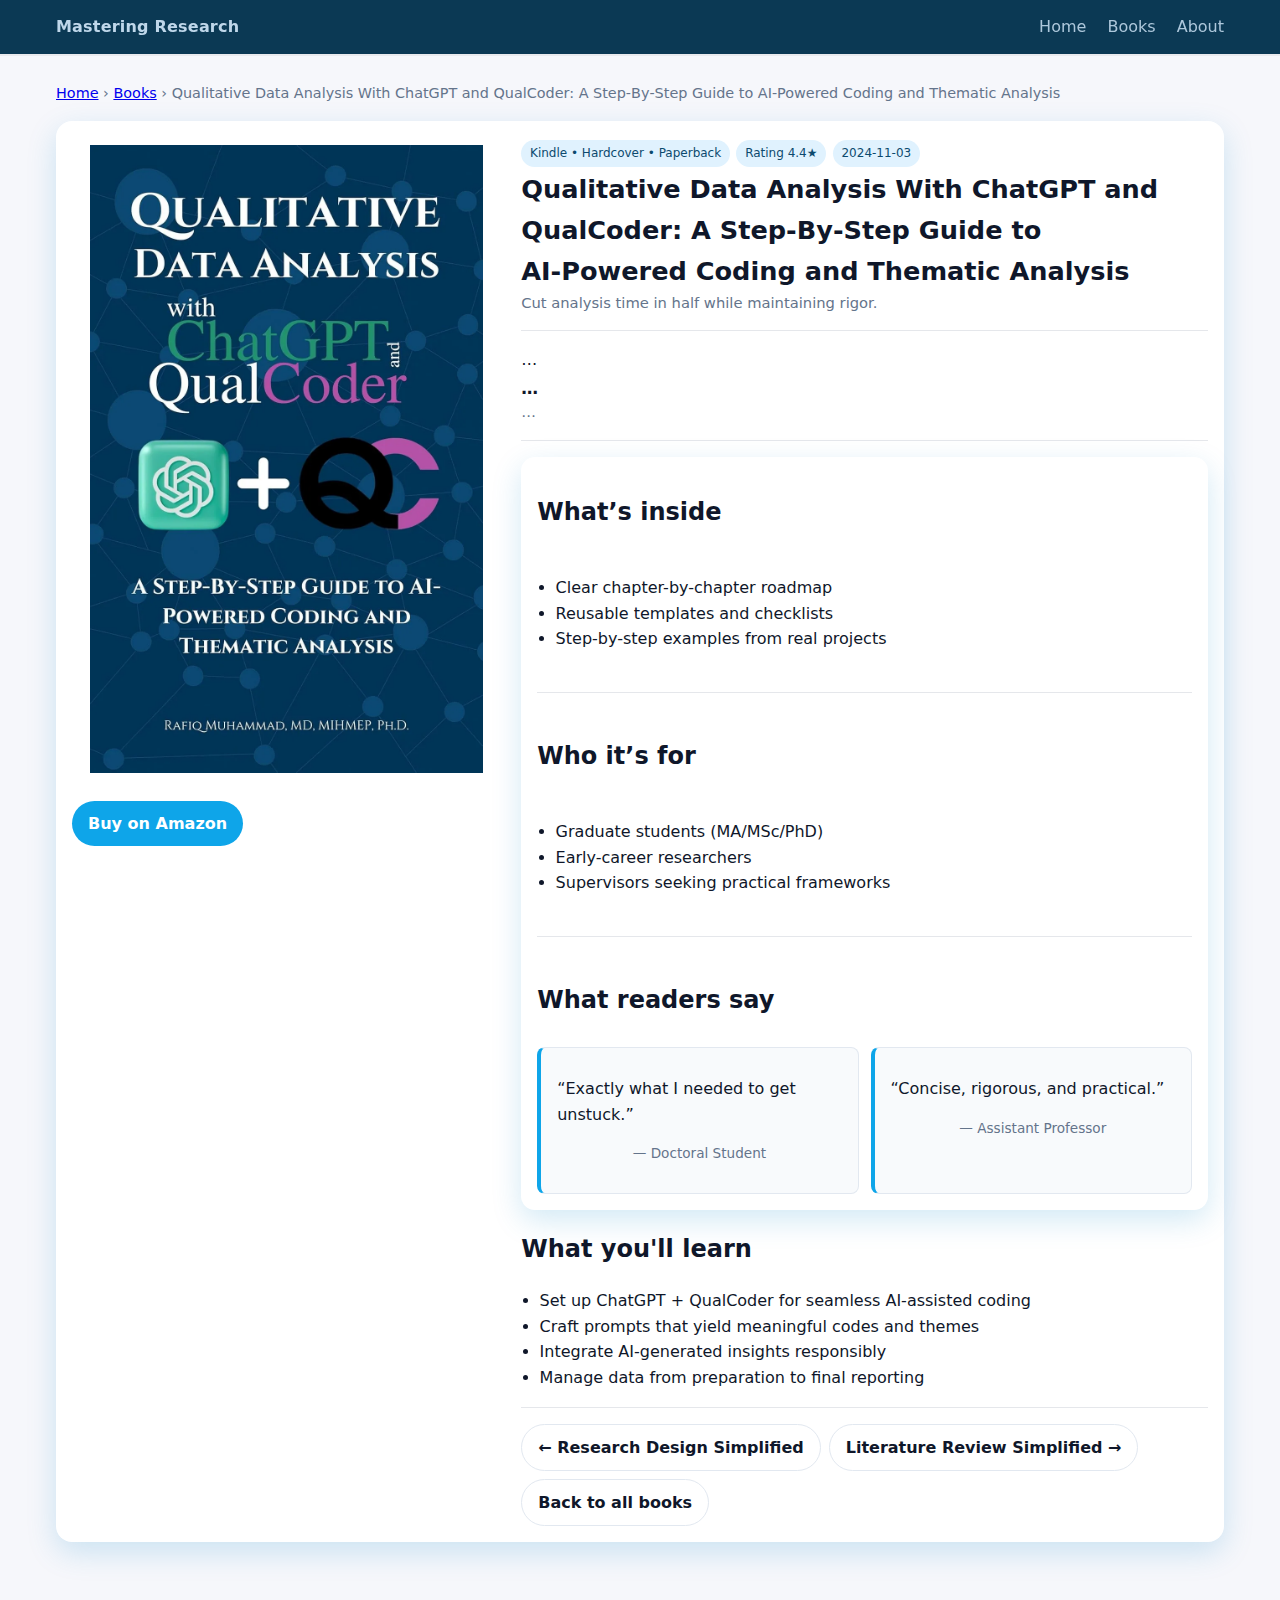
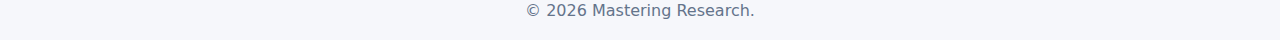
<file: books/qda-with-chatgpt-and-qualcoder.html>
<!DOCTYPE html>
<html lang="en">
<head>
  <!-- Google Analytics (GA4) -->
  <script async src="https://www.googletagmanager.com/gtag/js?id=G-L46RQZSXYV"></script>
  <script>
  window.dataLayer = window.dataLayer || [];
  function gtag(){ dataLayer.push(arguments); }
  gtag('js', new Date());
  gtag('config', 'G-L46RQZSXYV'); // <-- your Measurement ID
  </script>
  <meta charset="utf-8">
  <meta name="viewport" content="width=device-width, initial-scale=1">
  <title>Qualitative Data Analysis With ChatGPT and QualCoder: A Step‑By‑Step Guide to AI‑Powered Coding and Thematic Analysis — Mastering Research</title>
  <meta name="description" content="Cut analysis time in half while maintaining rigor.">
  <link rel="canonical" href="https://www.mastermytheses.com/books/qda-with-chatgpt-and-qualcoder.html">
  <meta property="og:type" content="book">
  <meta property="og:title" content="Qualitative Data Analysis With ChatGPT and QualCoder: A Step‑By‑Step Guide to AI‑Powered Coding and Thematic Analysis — Mastering Research">
  <meta property="og:description" content="Cut analysis time in half while maintaining rigor.">
  <meta property="og:image" content="https://www.mastermytheses.com/assets/img/qda-with-chatgpt-and-qualcoder.jpg">
  <meta property="og:url" content="https://www.mastermytheses.com/books/qda-with-chatgpt-and-qualcoder.html">
  <meta name="twitter:card" content="summary_large_image">
  <meta name="twitter:title" content="Qualitative Data Analysis With ChatGPT and QualCoder: A Step‑By‑Step Guide to AI‑Powered Coding and Thematic Analysis — Mastering Research">
  <meta name="twitter:description" content="Cut analysis time in half while maintaining rigor.">
  <meta name="twitter:image" content="https://www.mastermytheses.com/assets/img/qda-with-chatgpt-and-qualcoder.jpg">
  <link rel="stylesheet" href="../assets/css/styles.css">
  <link rel="stylesheet" href="../assets/css/styles.css">
  <script defer src="../assets/js/main.js"></script>
  <script type="application/ld+json">
{
  "@context": "https://schema.org",
  "@type": "Book",
  "name": "Qualitative Data Analysis With ChatGPT and QualCoder: A Step-By-Step Guide to AI-Powered Coding and Thematic Analysis",
  "url": "https://www.mastermytheses.com/books/qda-with-chatgpt-and-qualcoder.html",
  "image": "https://www.mastermytheses.com/assets/img/qda-with-chatgpt-and-qualcoder.jpg",

  "author": { "@type": "Person", "name": "Rafiq Muhammad, PhD" },
  "publisher": { "@type": "Organization", "name": "Muhammad Rafiq", "url": "https://www.mastermytheses.com/" },
  "inLanguage": "en",
  "datePublished": "2024-11-05",
  "numberOfPages": 194,

  "isPartOf": {
    "@type": "BookSeries",
    "name": "Mastering Research: Design, Execution, and Publishing Made Simple",
    "url": "https://www.mastermytheses.com/"
  },

  "identifier": [
    { "@type": "PropertyValue", "propertyID": "ISBN-10", "value": "9198900846" },
    { "@type": "PropertyValue", "propertyID": "ISBN-13", "value": "978-9198900842" }
  ],
  "isbn": "978-9198900842",

  "bookFormat": [
    "https://schema.org/EBook",
    "https://schema.org/Hardcover",
    "https://schema.org/Paperback"
  ],

  "potentialAction": {
    "@type": "BuyAction",
    "target": "https://www.amazon.com/dp/B0DLXZBC59"
  },
  "offers": [{
    "@type": "Offer",
    "url": "https://www.amazon.com/dp/B0DLXZBC59"
  }],
  "sameAs": [
    "https://www.amazon.com/dp/B0DLXZBC59"
  ],

  "aggregateRating": {
    "@type": "AggregateRating",
    "ratingValue": 4.3,
    "reviewCount": 23
  },

  "genre": ["Qualitative research", "Research methods", "Academic writing"],
  "keywords": "qualitative data analysis, ChatGPT, QualCoder, thematic analysis, coding framework, research methods, graduate students",
  "description": "A practical, step-by-step guide to conducting qualitative data analysis with AI assistance—covering setup, coding workflows, reliability checks, and thematic analysis using ChatGPT integrated with QualCoder."
}
</script>

  <script type="application/ld+json">
{
  "@context":"https://schema.org",
  "@type":"BreadcrumbList",
  "itemListElement":[
    {"@type":"ListItem","position":1,"name":"Home","item":"https://www.mastermytheses.com/"},
    {"@type":"ListItem","position":2,"name":"Books","item":"https://www.mastermytheses.com/index.html#books"},
    {"@type":"ListItem","position":3,"name":"Qualitative Data Analysis With ChatGPT and QualCoder: A Step-By-Step Guide to AI-Powered Coding and Thematic Analysis","item":"https://www.mastermytheses.com/books/qda-with-chatgpt-and-qualcoder.html"}
  ]
}
</script>
<!-- Favicons -->
<link rel="icon" href="/assets/img/favicon-32.png" sizes="32x32">
<link rel="icon" href="/assets/img/favicon-192.png" sizes="192x192">

<!-- iOS home-screen icon -->
<link rel="apple-touch-icon" href="/assets/img/apple-touch-icon.png">

<!-- PWA manifest -->
<link rel="manifest" href="/site.webmanifest">

<!-- Browser UI color (Android address bar, etc.) -->
<meta name="theme-color" content="#0ea5e9">

<head>
<body>
  <header class="site">
    <div class="wrap">
      <div class="brand"><a href="../index.html" style="color:inherit;text-decoration:none">Mastering Research</a></div>
      <nav aria-label="Primary">
        <a href="../index.html">Home</a>
        <a href="../index.html#books">Books</a>
        <a href="../about.html">About</a>
      </nav>
    </div>
  </header>
<main>
  <div class="breadcrumbs"><a href="../index.html">Home</a> › <a href="../index.html#books">Books</a> › <span>Qualitative Data Analysis With ChatGPT and QualCoder: A Step‑By‑Step Guide to AI‑Powered Coding and Thematic Analysis</span></div>

  <section class="card detail">
    <div>
      
      <picture>
      <source srcset="../assets/img/qda-with-chatgpt-and-qualcoder.webp" type="image/webp">
      <img class="cover"
       src="../assets/img/qda-with-chatgpt-and-qualcoder.jpg"
       alt="Qualitative Data Analysis With ChatGPT and QualCoder — book cover"
       width="938" height="1500" loading="lazy">
      </picture>
      
      <div class="actions" style="margin-top:.75rem">
        <a class="btn" href="https://www.amazon.com/dp/B0DLXZBC59" target="_blank" rel="noopener nofollow sponsored">Buy on Amazon</a>
      </div>
    </div>
    <div>
      <div class="meta">
        <span class="badge">Kindle • Hardcover • Paperback</span>
        <span class="badge">Rating 4.4★</span>
        <span class="badge">2024-11-03</span>
      </div>
      <h1 class="title" style="font-size:1.6rem">Qualitative Data Analysis With ChatGPT and QualCoder: A Step‑By‑Step Guide to AI‑Powered Coding and Thematic Analysis</h1>
      <div class="sub">Cut analysis time in half while maintaining rigor.</div>
      <div class="hr"></div>
      <div>
  <div class="meta">…</div>
  <h1 class="title">…</h1>
  <div class="sub">…</div>
  <div class="hr"></div>

  <!-- ✅ PASTE THE NEW BLOCK HERE -->
  <section class="card inside">
    <h2>What’s inside</h2>
    <ul class="feature-list">
      <li>Clear chapter-by-chapter roadmap</li>
      <li>Reusable templates and checklists</li>
      <li>Step-by-step examples from real projects</li>
    </ul>

    <div class="hr"></div>
    <h2>Who it’s for</h2>
    <ul class="feature-list">
      <li>Graduate students (MA/MSc/PhD)</li>
      <li>Early-career researchers</li>
      <li>Supervisors seeking practical frameworks</li>
    </ul>

    <div class="hr"></div>
    <h2>What readers say</h2>
    <div class="quotes compact">
      <blockquote>
        <p>“Exactly what I needed to get unstuck.”</p>
        <footer>— Doctoral Student</footer>
      </blockquote>
      <blockquote>
        <p>“Concise, rigorous, and practical.”</p>
        <footer>— Assistant Professor</footer>
      </blockquote>
    </div>
  </section>
  <!-- ✅ END NEW BLOCK -->

      <h2>What you'll learn</h2>
      <ul class="feature-list"><li>Set up ChatGPT + QualCoder for seamless AI‑assisted coding</li>
<li>Craft prompts that yield meaningful codes and themes</li>
<li>Integrate AI‑generated insights responsibly</li>
<li>Manage data from preparation to final reporting</li></ul>

      <div class="hr"></div>
      <div class="bottom-nav">
        <a class='btn secondary' href='research-design-simplified.html'>&larr; Research Design Simplified</a>
        <a class='btn secondary' href='literature-review-simplified-2e.html'>Literature Review Simplified &rarr;</a>
        <a class="btn secondary" href="../index.html#books">Back to all books</a>
      </div>
    </div>
  </section>
</main>
<footer>© <span id="y"></span> Mastering Research.</footer>
<script>document.getElementById('y').textContent=new Date().getFullYear();</script>
  <script defer src="/assets/js/amazon-track.js?v=1"></script>
</body>
</html>
</file>
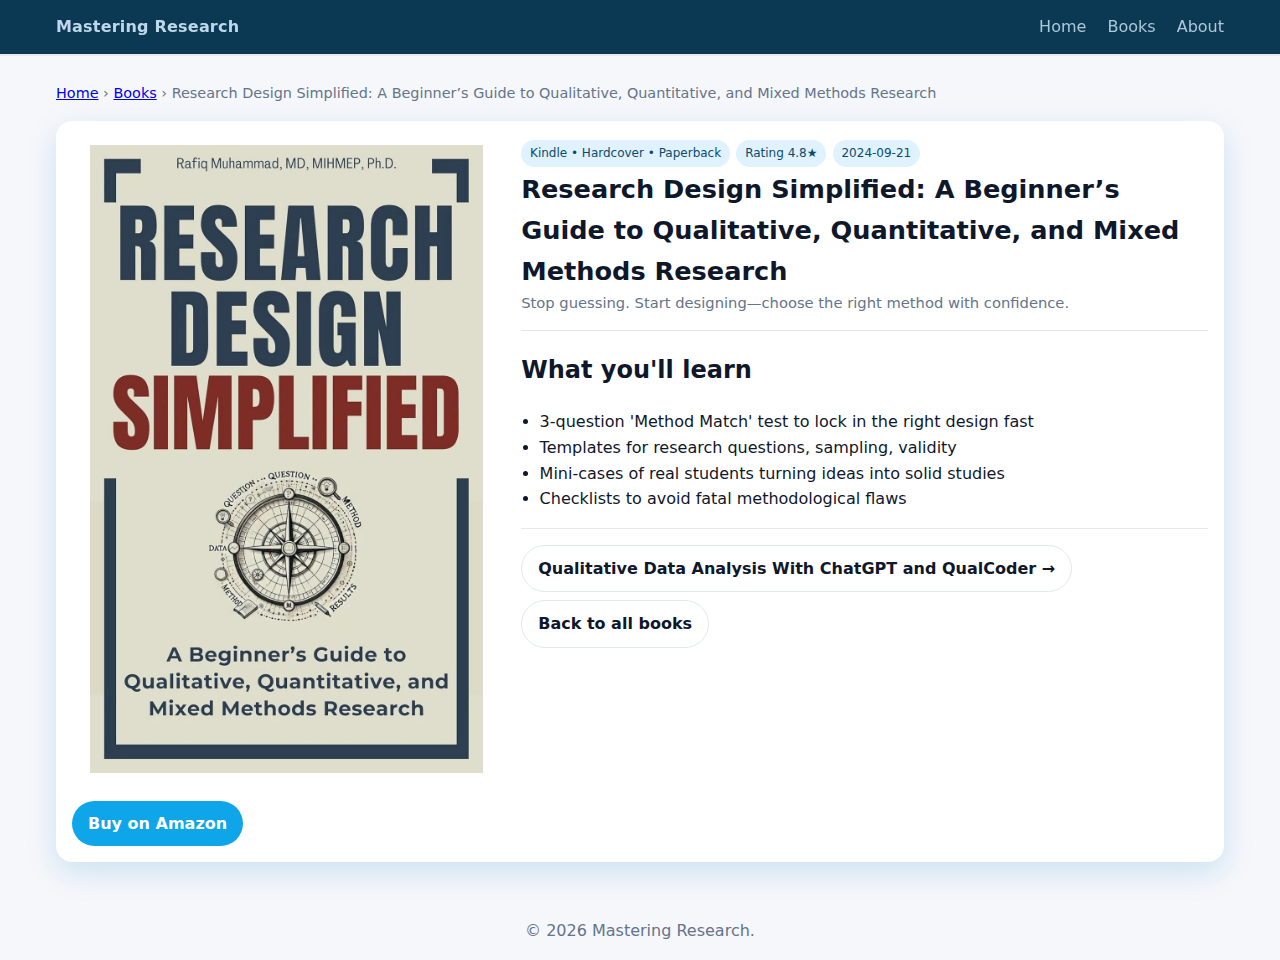
<file: books/research-design-simplified.html>
<!DOCTYPE html>
<html lang="en">
<head>
  <!-- Google Analytics (GA4) -->
  <script async src="https://www.googletagmanager.com/gtag/js?id=G-L46RQZSXYV"></script>
  <script>
  window.dataLayer = window.dataLayer || [];
  function gtag(){ dataLayer.push(arguments); }
  gtag('js', new Date());
  gtag('config', 'G-L46RQZSXYV'); // <-- your Measurement ID
  </script>
  <meta charset="utf-8">
  <meta name="viewport" content="width=device-width, initial-scale=1">
  <title>Research Design Simplified: A Beginner’s Guide to Qualitative, Quantitative, and Mixed Methods Research — Mastering Research</title>
  <meta name="description" content="Stop guessing. Start designing—choose the right method with confidence.">
  <link rel="canonical" href="https://www.mastermytheses.com/books/research-design-simplified.html">
  <meta property="og:type" content="book">
  <meta property="og:title" content="Research Design Simplified: A Beginner’s Guide to Qualitative, Quantitative, and Mixed Methods Research — Mastering Research">
  <meta property="og:description" content="Stop guessing. Start designing—choose the right method with confidence.">
  <meta property="og:image" content="https://www.mastermytheses.com/assets/img/research-design-simplified.jpg">
  <meta property="og:url" content="https://www.mastermytheses.com/books/research-design-simplified.html">
  <meta name="twitter:card" content="summary_large_image">
  <meta name="twitter:title" content="Research Design Simplified: A Beginner’s Guide to Qualitative, Quantitative, and Mixed Methods Research — Mastering Research">
  <meta name="twitter:description" content="Stop guessing. Start designing—choose the right method with confidence.">
  <meta name="twitter:image" content="https://www.mastermytheses.com/assets/img/research-design-simplified.jpg">
  <link rel="stylesheet" href="../assets/css/styles.css">
  <script defer src="../assets/js/main.js"></script>
  <script type="application/ld+json">
{
  "@context": "https://schema.org",
  "@type": "Book",
  "name": "Research Design Simplified: A Beginner’s Guide to Qualitative, Quantitative, and Mixed Methods Research",
  "author": { "@type": "Person", "name": "Rafiq Muhammad, PhD" },
  "datePublished": "2024-09-21",
  "url": "https://www.mastermytheses.com/books/research-design-simplified.html",
  "image": "https://www.mastermytheses.com/assets/img/research-design-simplified.jpg",
  "bookFormat": ["Kindle", "Hardcover", "Paperback"],
  "potentialAction": {
    "@type": "BuyAction",
    "target": "https://www.amazon.com/dp/B0DF69XZ9R"
  },
  "aggregateRating": {
    "@type": "AggregateRating",
    "ratingValue": "4.8",
    "reviewCount": "66"
  }
}
</script>
  <script type="application/ld+json">
{
  "@context":"https://schema.org",
  "@type":"BreadcrumbList",
  "itemListElement":[
    {"@type":"ListItem","position":1,"name":"Home","item":"https://www.mastermytheses.com/"},
    {"@type":"ListItem","position":2,"name":"Books","item":"https://www.mastermytheses.com/index.html#books"},
    {"@type":"ListItem","position":3,"name":"Research Design Simplified: A Beginner’s Guide to Qualitative, Quantitative, and Mixed Methods Research","item":"https://www.mastermytheses.com/books/research-design-simplified.html"}
  ]
}
</script>
</head>
<body>
  <header class="site">
    <div class="wrap">
      <div class="brand"><a href="../index.html" style="color:inherit;text-decoration:none">Mastering Research</a></div>
      <nav aria-label="Primary">
        <a href="../index.html">Home</a>
        <a href="../index.html#books">Books</a>
        <a href="../about.html">About</a>
      </nav>
    </div>
  </header>
<main>
  <div class="breadcrumbs"><a href="../index.html">Home</a> › <a href="../index.html#books">Books</a> › <span>Research Design Simplified: A Beginner’s Guide to Qualitative, Quantitative, and Mixed Methods Research</span></div>

  <section class="card detail">
    <div>
      
      <picture>
      <source srcset="../assets/img/research-design-simplified.webp" type="image/webp">
      <img class="cover"
       src="../assets/img/research-design-simplified.jpg"
       alt="Research Design Simplified — book cover"
       width="938" height="1500" loading="lazy">
      </picture>
      
      <div class="actions" style="margin-top:.75rem">
        <a class="btn" href="https://www.amazon.com/dp/B0DF69XZ9R" target="_blank" rel="noopener nofollow sponsored">Buy on Amazon</a>
      </div>
    </div>
    <div>
      <div class="meta">
        <span class="badge">Kindle • Hardcover • Paperback</span>
        <span class="badge">Rating 4.8★</span>
        <span class="badge">2024-09-21</span>
      </div>
      <h1 class="title" style="font-size:1.6rem">Research Design Simplified: A Beginner’s Guide to Qualitative, Quantitative, and Mixed Methods Research</h1>
      <div class="sub">Stop guessing. Start designing—choose the right method with confidence.</div>
      <div class="hr"></div>
      <h2>What you'll learn</h2>
      <ul class="feature-list"><li>3‑question &#x27;Method Match&#x27; test to lock in the right design fast</li>
<li>Templates for research questions, sampling, validity</li>
<li>Mini‑cases of real students turning ideas into solid studies</li>
<li>Checklists to avoid fatal methodological flaws</li></ul>

      <div class="hr"></div>
      <div class="bottom-nav">
        
        <a class='btn secondary' href='qda-with-chatgpt-and-qualcoder.html'>Qualitative Data Analysis With ChatGPT and QualCoder &rarr;</a>
        <a class="btn secondary" href="../index.html#books">Back to all books</a>
      </div>
    </div>
  </section>
</main>
<footer>© <span id="y"></span> Mastering Research.</footer>
<script>document.getElementById('y').textContent=new Date().getFullYear();</script>
  <script defer src="/assets/js/amazon-track.js?v=1"></script>
</body>
</html>
</file>
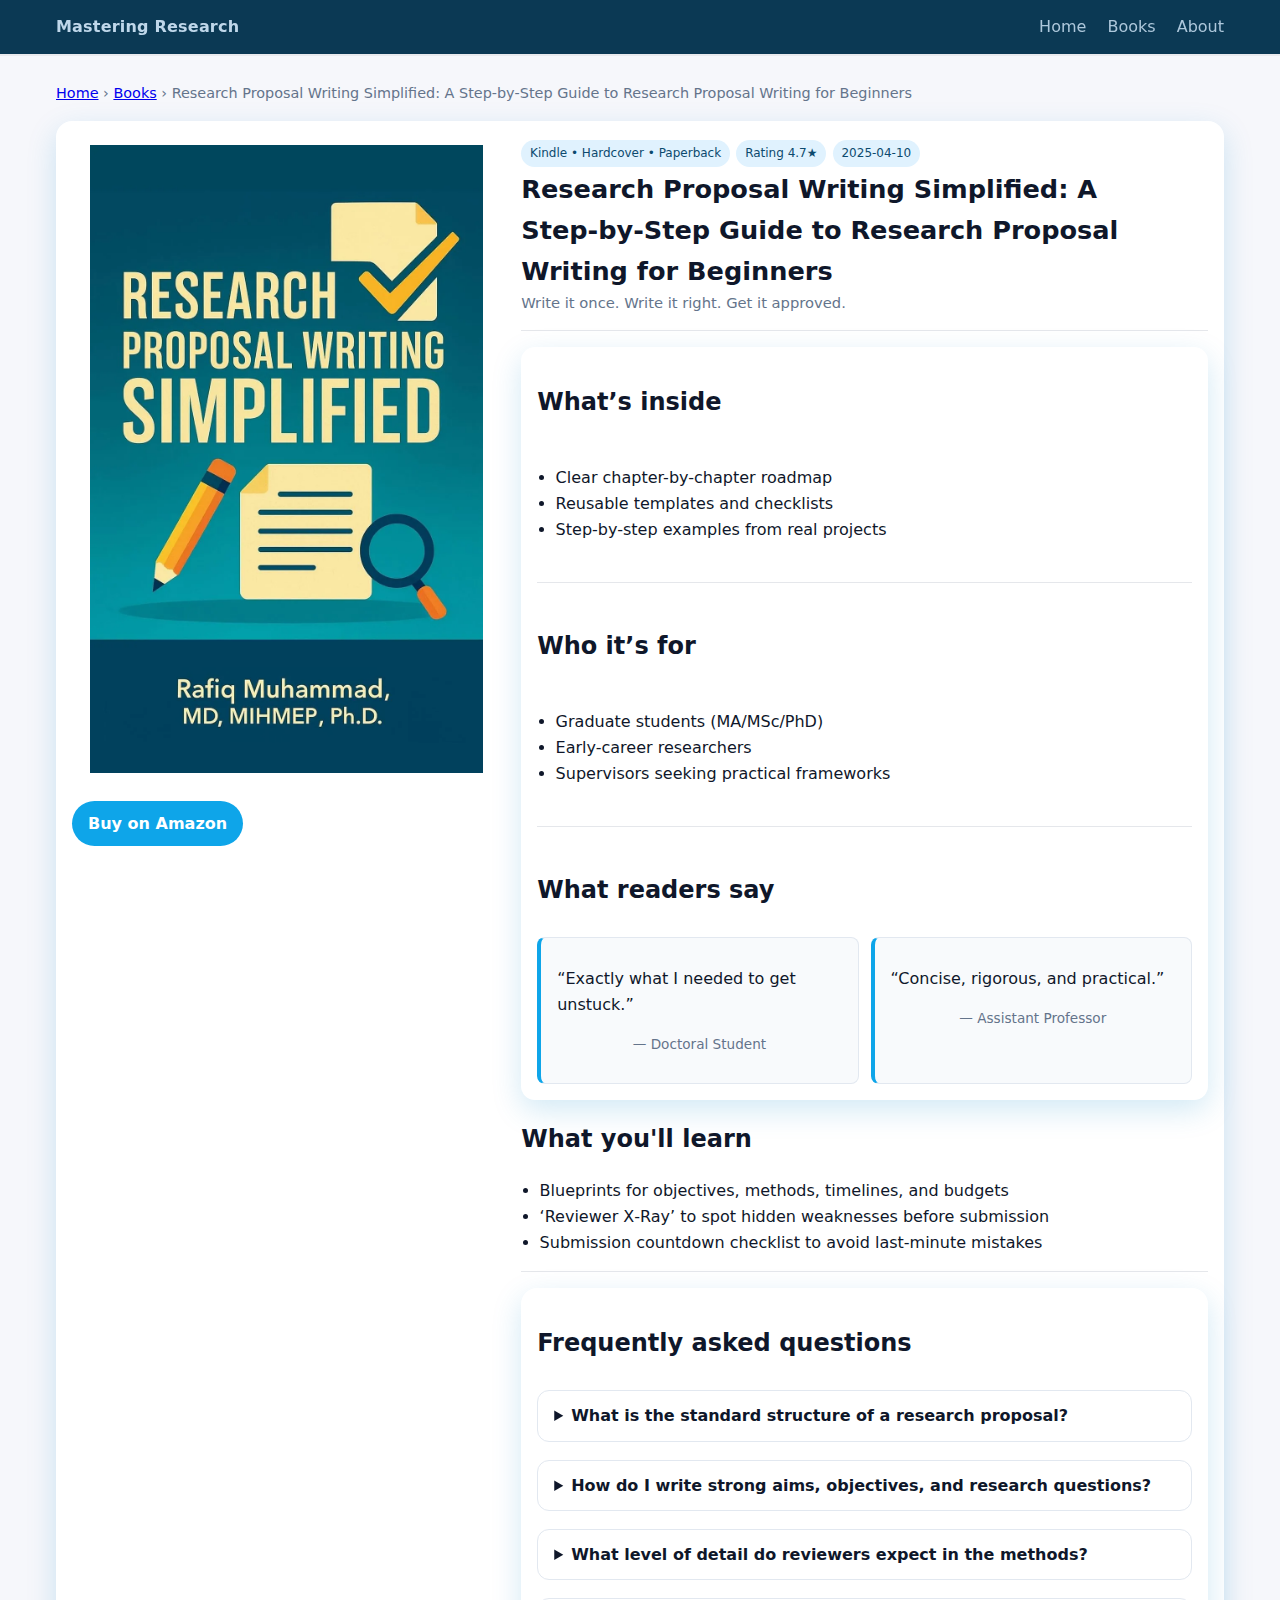
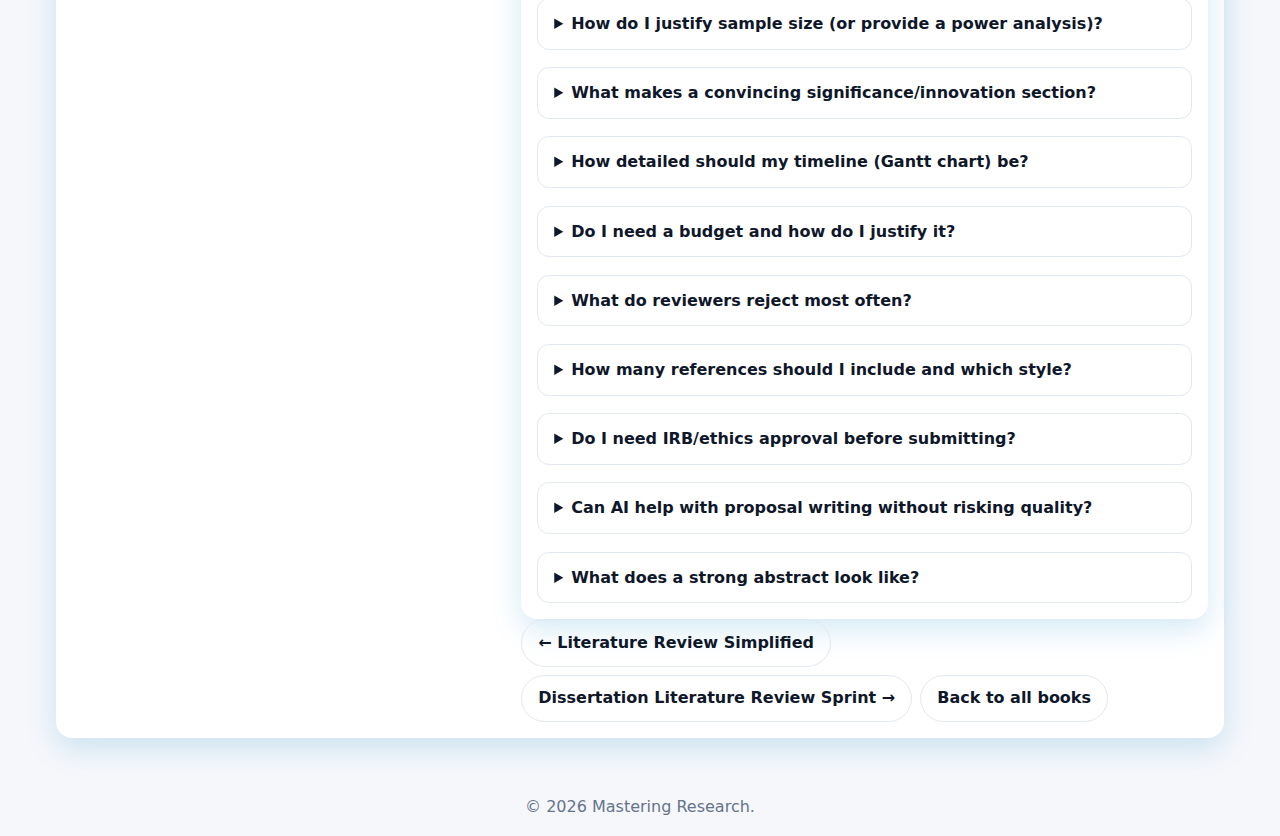
<file: books/research-proposal-writing-simplified.html>
<!DOCTYPE html>
<html lang="en">
<head>
  <link rel="preconnect" href="https://www.googletagmanager.com" crossorigin>
  <link rel="preconnect" href="https://www.google-analytics.com" crossorigin>
  <!-- Optional fallback -->
  <link rel="dns-prefetch" href="//www.googletagmanager.com">
  <link rel="dns-prefetch" href="//www.google-analytics.com">

  <!-- Google Analytics (GA4) -->
  <script async src="https://www.googletagmanager.com/gtag/js?id=G-L46RQZSXYV"></script>
  <script>
  window.dataLayer = window.dataLayer || [];
  function gtag(){ dataLayer.push(arguments); }
  gtag('js', new Date());
  gtag('config', 'G-L46RQZSXYV'); // <-- your Measurement ID
  </script>
  <meta charset="utf-8">
  <meta name="viewport" content="width=device-width, initial-scale=1">
  <title>Research Proposal Writing Simplified: A Step‑by‑Step Guide to Research Proposal Writing for Beginners — Mastering Research</title>
  <meta name="description" content="Write it once. Write it right. Get it approved.">
  <link rel="canonical" href="https://www.mastermytheses.com/books/research-proposal-writing-simplified.html">
  <meta property="og:type" content="book">
  <meta property="og:title" content="Research Proposal Writing Simplified: A Step‑by‑Step Guide to Research Proposal Writing for Beginners — Mastering Research">
  <meta property="og:description" content="Write it once. Write it right. Get it approved.">
  <meta property="og:image" content="https://www.mastermytheses.com/assets/img/research-proposal-writing-simplified.jpg">
  <meta property="og:url" content="https://www.mastermytheses.com/books/research-proposal-writing-simplified.html">
  <meta name="twitter:card" content="summary_large_image">
  <meta name="twitter:title" content="Research Proposal Writing Simplified: A Step‑by‑Step Guide to Research Proposal Writing for Beginners — Mastering Research">
  <meta name="twitter:description" content="Write it once. Write it right. Get it approved.">
  <meta name="twitter:image" content="https://www.mastermytheses.com/assets/img/research-proposal-writing-simplified.jpg">
  <link rel="stylesheet" href="../assets/css/styles.css">
  
  <script type="application/ld+json">
{
  "@context": "https://schema.org",
  "@type": "Book",
  "name": "Research Proposal Writing Simplified: A Step-by-Step Guide to Research Proposal Writing for Beginners",
  "url": "https://www.mastermytheses.com/books/research-proposal-writing-simplified.html",
  "image": "https://www.mastermytheses.com/assets/img/research-proposal-writing-simplified.jpg",

  "author": { "@type": "Person", "name": "Rafiq Muhammad, PhD" },
  "publisher": { "@type": "Organization", "name": "Muhammad Rafiq", "url": "https://www.mastermytheses.com/" },
  "inLanguage": "en",
  "datePublished": "2025-04-14",
  "numberOfPages": 166,

  "isPartOf": {
    "@type": "BookSeries",
    "name": "Mastering Research: Design, Execution, and Publishing Made Simple",
    "url": "https://www.mastermythses.com/"
  },

  "identifier": [
    { "@type": "PropertyValue", "propertyID": "ISBN-10", "value": "9198900870" },
    { "@type": "PropertyValue", "propertyID": "ISBN-13", "value": "978-9198900873" }
  ],
  "isbn": "978-9198900873",

  "bookFormat": [
    "https://schema.org/EBook",
    "https://schema.org/Hardcover",
    "https://schema.org/Paperback"
  ],

  "potentialAction": {
    "@type": "BuyAction",
    "target": "https://www.amazon.com/dp/B0DFMX37K1"
  },
  "offers": [{
    "@type": "Offer",
    "url": "https://www.amazon.com/dp/B0DFMX37K1"
  }],
  "sameAs": [
    "https://www.amazon.com/dp/B0DFMX37K1"
  ],

  "aggregateRating": {
    "@type": "AggregateRating",
    "ratingValue": 4.7,
    "reviewCount": 8
  },

  "genre": ["Research methods", "Academic writing"],
  "keywords": "research proposal, proposal writing, methodology, aims and objectives, literature review, study design, ethics, timeline, budget",
  "description": "A concise, practical guide that walks beginners through planning and writing a rigorous research proposal—from problem statement and literature review to methods, timeline, and budget."
}
</script>

  <script type="application/ld+json">
{
  "@context":"https://schema.org",
  "@type":"BreadcrumbList",
  "itemListElement":[
    {"@type":"ListItem","position":1,"name":"Home","item":"https://www.mastermytheses.com/"},
    {"@type":"ListItem","position":2,"name":"Books","item":"https://www.mastermytheses.com/index.html#books"},
    {"@type":"ListItem","position":3,"name":"Research Proposal Writing Simplified: A Step-by-Step Guide to Research Proposal Writing for Beginners","item":"https://www.mastermytheses.com/books/research-proposal-writing-simplified.html"}
  ]
}
</script>

  <script type="application/ld+json">
{
  "@context":"https://schema.org",
  "@type":"FAQPage",
  "mainEntity":[
    {
      "@type":"Question",
      "name":"What is the standard structure of a research proposal?",
      "acceptedAnswer":{
        "@type":"Answer",
        "text":"Most proposals include: Title, Abstract, Background and gap, Aims/Objectives, Research Questions/Hypotheses, Methods (design, sampling, data collection, analysis), Timeline/Gantt, Budget and justification (if required), Ethics/IRB, Expected outcomes and impact, References. The book provides a template for each section."
      }
    },
    {
      "@type":"Question",
      "name":"How do I write strong aims, objectives, and research questions?",
      "acceptedAnswer":{
        "@type":"Answer",
        "text":"Start with a precise problem statement and gap. Aims are broad intentions; objectives are SMART steps; research questions or hypotheses directly test or explore the gap. The book’s checklist ensures alignment among gap, aims, and methods."
      }
    },
    {
      "@type":"Question",
      "name":"What level of detail do reviewers expect in the methods?",
      "acceptedAnswer":{
        "@type":"Answer",
        "text":"Specify design, participants and sampling, instruments/measures, procedures, analysis plan, and quality/validity safeguards. Include feasibility notes and a pilot or contingency plan where appropriate."
      }
    },
    {
      "@type":"Question",
      "name":"How do I justify sample size or provide a power analysis?",
      "acceptedAnswer":{
        "@type":"Answer",
        "text":"Quantitative proposals: estimate effect sizes and run an a priori power analysis. Qualitative proposals: justify depth via purposive or theoretical sampling and saturation. The book lists free calculators and example language."
      }
    },
    {
      "@type":"Question",
      "name":"What makes a convincing significance or innovation section?",
      "acceptedAnswer":{
        "@type":"Answer",
        "text":"Connect the identified gap to beneficiaries and field priorities, show clear novelty (data, method, population, or synthesis), and link outcomes to expected impact. A brief logic model clarifies value quickly."
      }
    },
    {
      "@type":"Question",
      "name":"How detailed should my timeline or Gantt chart be?",
      "acceptedAnswer":{
        "@type":"Answer",
        "text":"Map tasks to months/weeks with milestones and dependencies (e.g., IRB, recruitment, data collection, analysis, write-up). Include risk mitigation for likely delays. A ready-to-edit template is provided."
      }
    },
    {
      "@type":"Question",
      "name":"Do I need a budget and how do I justify it?",
      "acceptedAnswer":{
        "@type":"Answer",
        "text":"If required, itemize costs and tie each line to a method step and deliverable. Keep numbers realistic and include in-kind support. Provide a concise justification for each category."
      }
    },
    {
      "@type":"Question",
      "name":"What do reviewers reject most often?",
      "acceptedAnswer":{
        "@type":"Answer",
        "text":"Vague gap, misaligned methods, underpowered sample, weak measures, missing ethics plan, overambitious scope, and no feasibility evidence. A pre-submission checklist helps you catch these issues."
      }
    },
    {
      "@type":"Question",
      "name":"How many references should I include and which style?",
      "acceptedAnswer":{
        "@type":"Answer",
        "text":"Follow sponsor or program guidance. Prioritize recent, high-quality sources that support the gap, methods, and measures. The book demonstrates quick APA/MLA/Chicago workflows with citation managers."
      }
    },
    {
      "@type":"Question",
      "name":"Do I need IRB or ethics approval before submitting?",
      "acceptedAnswer":{
        "@type":"Answer",
        "text":"Usually, you outline your ethics plan in the proposal and obtain approval prior to data collection. Include consent/assent, data security, privacy, and risk minimization steps."
      }
    },
    {
      "@type":"Question",
      "name":"Can AI help with proposal writing without risking quality?",
      "acceptedAnswer":{
        "@type":"Answer",
        "text":"Yes. Use AI to brainstorm, tighten language, and check logic or formatting. Verify facts, recompute numbers, and cite correctly. The book includes guardrails and disclosure examples."
      }
    },
    {
      "@type":"Question",
      "name":"What does a strong proposal abstract look like?",
      "acceptedAnswer":{
        "@type":"Answer",
        "text":"One concise paragraph covering context, gap, aims, approach (design, sample, measures), expected outcomes or impact, and feasibility. A sentence-by-sentence scaffold is provided."
      }
    }
  ]
}
</script>

 
<!-- Favicons -->
<link rel="icon" href="/assets/img/favicon-32.png" sizes="32x32">
<link rel="icon" href="/assets/img/favicon-192.png" sizes="192x192">

<!-- iOS home-screen icon -->
<link rel="apple-touch-icon" href="/assets/img/apple-touch-icon.png">

<!-- PWA manifest -->
<link rel="manifest" href="/site.webmanifest">

<!-- Browser UI color (Android address bar, etc.) -->
<meta name="theme-color" content="#0ea5e9">

</head>
<body>
  <header class="site">
    <div class="wrap">
      <div class="brand"><a href="../index.html" style="color:inherit;text-decoration:none">Mastering Research</a></div>
      <nav aria-label="Primary">
        <a href="../index.html">Home</a>
        <a href="../index.html#books">Books</a>
        <a href="../about.html">About</a>
      </nav>
    </div>
  </header>
<main>
  <div class="breadcrumbs"><a href="../index.html">Home</a> › <a href="../index.html#books">Books</a> › <span>Research Proposal Writing Simplified: A Step‑by‑Step Guide to Research Proposal Writing for Beginners</span></div>

  <section class="card detail">
    <div>
      
      <picture>
      <source srcset="../assets/img/research-proposal-writing-simplified.webp" type="image/webp">
      <img class="cover"
       src="../assets/img/research-proposal-writing-simplified.jpg"
       alt="Research Proposal Writing Simplified — book cover"
       width="938" height="1500" fetchpriority="high" decoding="async">
      </picture>
      
      <div class="actions" style="margin-top:.75rem">
        <a class="btn" href="https://www.amazon.com/dp/B0DFMX37K1" target="_blank" rel="noopener nofollow sponsored">Buy on Amazon</a>
      </div>
    </div>
    <div>
      <div class="meta">
        <span class="badge">Kindle • Hardcover • Paperback</span>
        <span class="badge">Rating 4.7★</span>
        <span class="badge">2025-04-10</span>
      </div>
      <h1 class="title" style="font-size:1.6rem">Research Proposal Writing Simplified: A Step‑by‑Step Guide to Research Proposal Writing for Beginners</h1>
      <div class="sub">Write it once. Write it right. Get it approved.</div>
      <div class="hr"></div>
      <div>

  <!-- ✅ PASTE THE NEW BLOCK HERE -->
  <section class="card inside">
    <h2>What’s inside</h2>
    <ul class="feature-list">
      <li>Clear chapter-by-chapter roadmap</li>
      <li>Reusable templates and checklists</li>
      <li>Step-by-step examples from real projects</li>
    </ul>

    <div class="hr"></div>
    <h2>Who it’s for</h2>
    <ul class="feature-list">
      <li>Graduate students (MA/MSc/PhD)</li>
      <li>Early-career researchers</li>
      <li>Supervisors seeking practical frameworks</li>
    </ul>

    <div class="hr"></div>
    <h2>What readers say</h2>
    <div class="quotes compact">
      <blockquote>
        <p>“Exactly what I needed to get unstuck.”</p>
        <footer>— Doctoral Student</footer>
      </blockquote>
      <blockquote>
        <p>“Concise, rigorous, and practical.”</p>
        <footer>— Assistant Professor</footer>
      </blockquote>
    </div>
  </section>
  <!-- ✅ END NEW BLOCK -->

      <h2>What you'll learn</h2>
      <ul class="feature-list"><li>Blueprints for objectives, methods, timelines, and budgets</li>
      <li>‘Reviewer X‑Ray’ to spot hidden weaknesses before submission</li>
      <li>Submission countdown checklist to avoid last‑minute mistakes</li></ul>

      <div class="hr"></div>
       
  <!-- FAQ (accordion) -->
<section class="card faq" id="faq">
  <h2>Frequently asked questions</h2>

  <details>
    <summary>What is the standard structure of a research proposal?</summary>
    <p>Most proposals include: Title, Abstract, Background &amp; gap, Aims/Objectives, Research Questions/Hypotheses, Methods (design, sampling, data collection, analysis), Timeline/Gantt, Budget &amp; justification (if required), Ethics/IRB, Expected outcomes &amp; impact, References. The book provides a fill-in-the-blanks template for each section.</p>
  </details>

  <details>
    <summary>How do I write strong aims, objectives, and research questions?</summary>
    <p>Start with a precise problem statement and gap. Aims are broad intentions; objectives are SMART steps; research questions (or hypotheses) directly test or explore the gap. Use the book’s “Reviewer X-Ray” to check alignment among gap → aims → methods.</p>
  </details>

  <details>
    <summary>What level of detail do reviewers expect in the methods?</summary>
    <p>Specify design (qual, quant, or mixed), participants &amp; sampling, instruments/measures, procedures, analysis plan, and quality/validity safeguards. Include feasibility notes (access, skills, tools) and a pilot/contingency plan where appropriate.</p>
  </details>

  <details>
    <summary>How do I justify sample size (or provide a power analysis)?</summary>
    <p>Quantitative proposals: estimate effect sizes and run an a priori power analysis. Qualitative proposals: justify depth via purposive/theoretical sampling and saturation logic. The book lists free calculators and language you can adapt.</p>
  </details>

  <details>
    <summary>What makes a convincing significance/innovation section?</summary>
    <p>Tie the gap to who benefits, what changes, and why now; show novelty (new data, method, population, or synthesis), and link outcomes to your field’s priorities. A short logic model helps reviewers see value at a glance.</p>
  </details>

  <details>
    <summary>How detailed should my timeline (Gantt chart) be?</summary>
    <p>Map tasks to months/weeks with clear milestones and dependencies (e.g., IRB → Recruitment → Data collection → Analysis → Write-up). The book includes a ready-to-edit Gantt template and risk-mitigation prompts for delays.</p>
  </details>

  <details>
    <summary>Do I need a budget and how do I justify it?</summary>
    <p>If required, itemize costs (participants, software, transcription, travel, RA time) and tie each line to a method step and deliverable. Keep numbers realistic and include in-kind support. A one-page justification template is provided.</p>
  </details>

  <details>
    <summary>What do reviewers reject most often?</summary>
    <p>Common deal-breakers: vague gap, misaligned methods, underpowered sample, weak measures, missing ethics plan, overambitious scope, or no feasibility evidence. Use the book’s pre-submission checklist to catch these.</p>
  </details>

  <details>
    <summary>How many references should I include and which style?</summary>
    <p>Follow the sponsor/program guide. Prioritize recent, high-quality sources that directly support your gap, methods, and measures. The book shows quick workflows for APA/MLA/Chicago with citation managers.</p>
  </details>

  <details>
    <summary>Do I need IRB/ethics approval before submitting?</summary>
    <p>Usually you outline your ethics plan in the proposal and obtain approval before data collection. Include consent/assent, data security, privacy, and risk minimization. A concise ethics plan template is included.</p>
  </details>

  <details>
    <summary>Can AI help with proposal writing without risking quality?</summary>
    <p>Yes—use AI to brainstorm alternatives, tighten language, check logic, and format, then verify facts, recalc numbers, and cite properly. The book includes guardrails, disclosure examples, and reviewer-safe usage patterns.</p>
  </details>

  <details>
    <summary>What does a strong abstract look like?</summary>
    <p>One paragraph covering context, gap, aims, approach (design/sample/measures), expected outcomes/impact, and feasibility. The Abstract Builder in the book gives a sentence-by-sentence scaffold.</p>
  </details>
</section>

        
      <div class="bottom-nav">
        <a class='btn secondary' href='literature-review-simplified-1e.html'>&larr; Literature Review Simplified</a>
        <a class='btn secondary' href='dissertation-literature-review-sprint.html'>Dissertation Literature Review Sprint &rarr;</a>
        <a class="btn secondary" href="../index.html#books">Back to all books</a>
      </div>
    </div>
  </section>
</main>
<footer>© <span id="y"></span> Mastering Research.</footer>
<script>document.getElementById('y').textContent=new Date().getFullYear();</script>
  <!-- change v=1 (or v=2/3) to v=4 -->
<script defer src="/assets/js/amazon-track.js?v=4"></script>

</body>
</html>
</file>
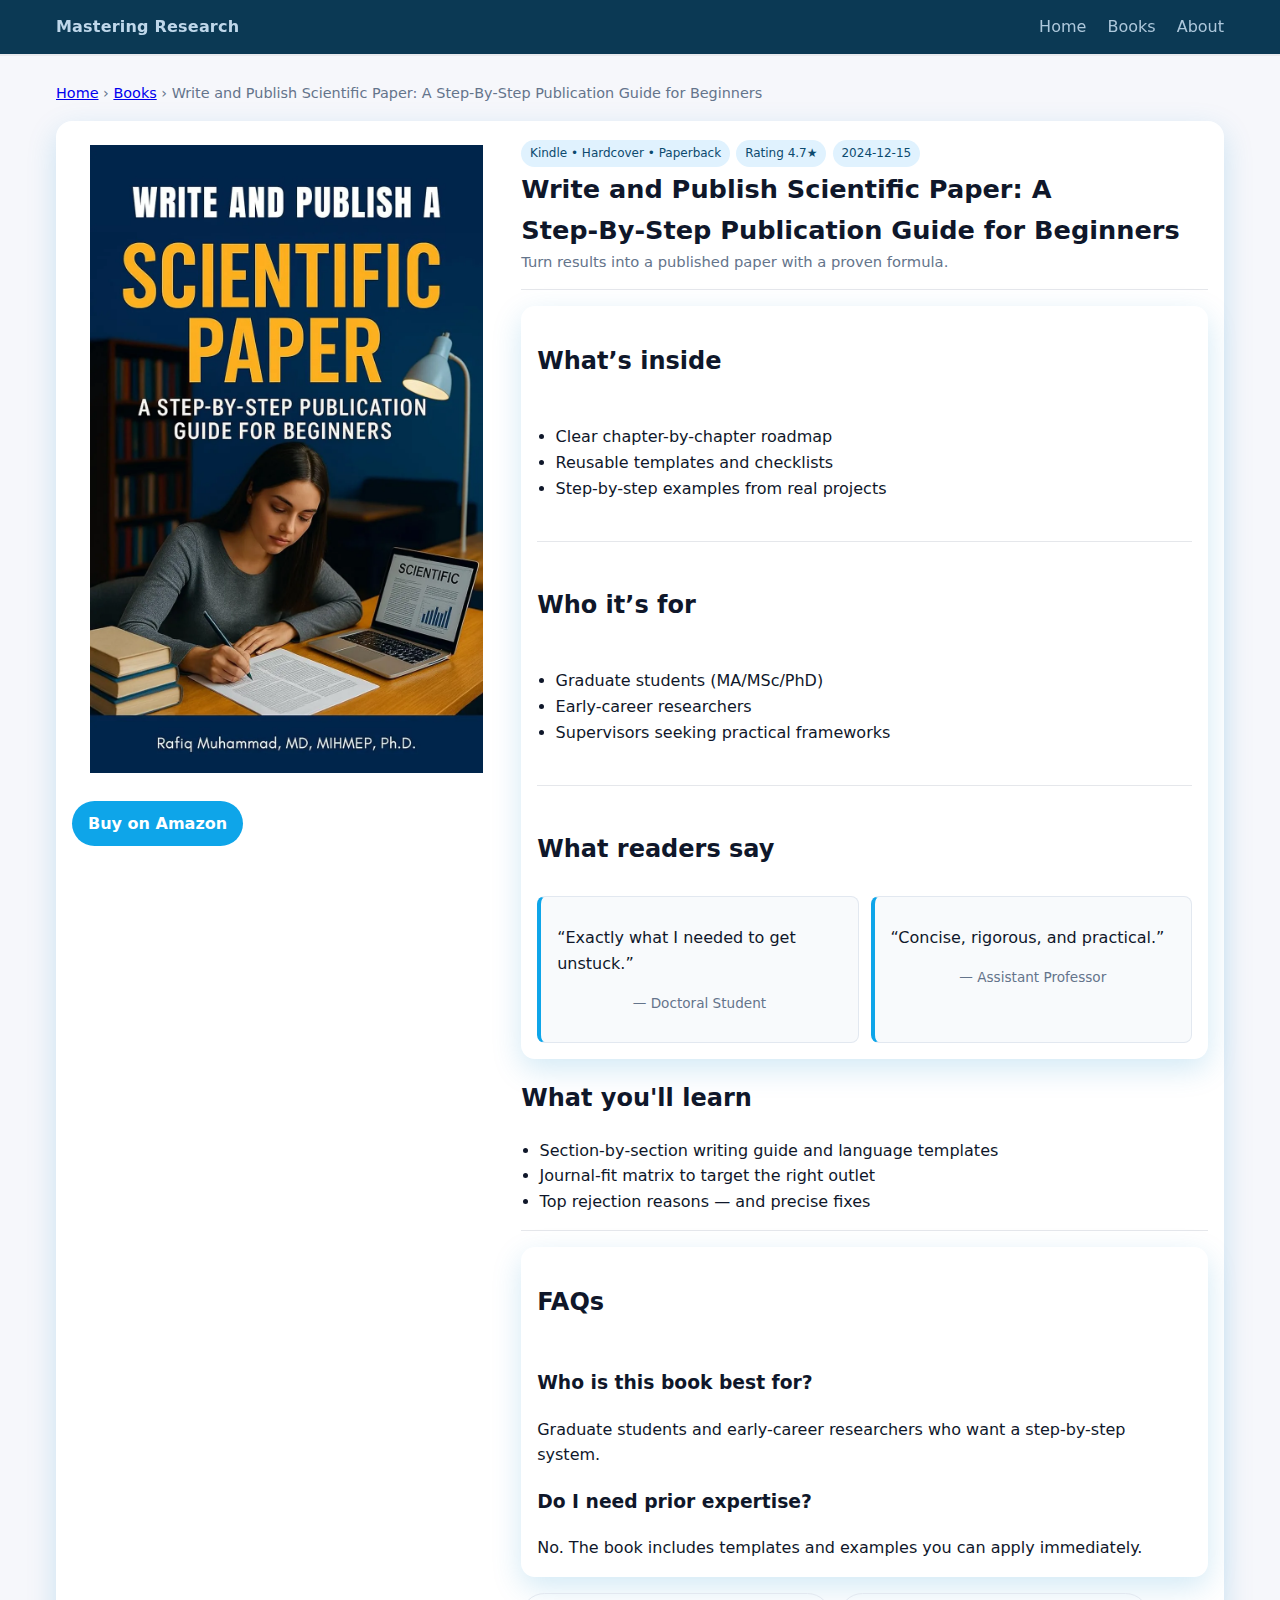
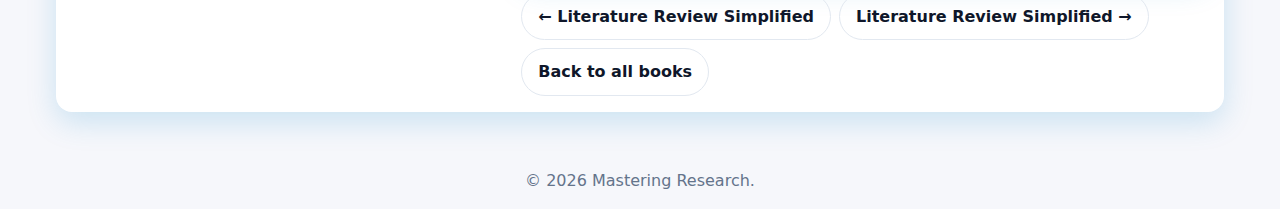
<file: books/write-and-publish-scientific-paper.html>
<!DOCTYPE html>
<html lang="en">
<head>
  <link rel="preconnect" href="https://www.googletagmanager.com" crossorigin>
  <link rel="preconnect" href="https://www.google-analytics.com" crossorigin>
  <!-- Optional fallback -->
  <link rel="dns-prefetch" href="//www.googletagmanager.com">
  <link rel="dns-prefetch" href="//www.google-analytics.com">

  <!-- Google Analytics (GA4) -->
  <script async src="https://www.googletagmanager.com/gtag/js?id=G-L46RQZSXYV"></script>
  <script>
  window.dataLayer = window.dataLayer || [];
  function gtag(){ dataLayer.push(arguments); }
  gtag('js', new Date());
  gtag('config', 'G-L46RQZSXYV'); // <-- your Measurement ID
  </script>
  <meta charset="utf-8">
  <meta name="viewport" content="width=device-width, initial-scale=1">
  <title>Write and Publish Scientific Paper: A Step‑By‑Step Publication Guide for Beginners — Mastering Research</title>
  <meta name="description" content="Turn results into a published paper with a proven formula.">
  <link rel="canonical" href="https://www.mastermytheses.com/books/write-and-publish-scientific-paper.html">
  <meta property="og:type" content="book">
  <meta property="og:title" content="Write and Publish Scientific Paper: A Step‑By‑Step Publication Guide for Beginners — Mastering Research">
  <meta property="og:description" content="Turn results into a published paper with a proven formula.">
  <meta property="og:image" content="https://www.mastermytheses.com/assets/img/write-and-publish-scientific-paper.jpg">
  <meta property="og:url" content="https://www.mastermytheses.com/books/write-and-publish-scientific-paper.html">
  <meta name="twitter:card" content="summary_large_image">
  <meta name="twitter:title" content="Write and Publish Scientific Paper: A Step‑By‑Step Publication Guide for Beginners — Mastering Research">
  <meta name="twitter:description" content="Turn results into a published paper with a proven formula.">
  <meta name="twitter:image" content="https://www.mastermytheses.com/assets/img/write-and-publish-scientific-paper.jpg">
  <link rel="stylesheet" href="../assets/css/styles.css">
  <script defer src="../assets/js/main.js"></script>
  
  <script type="application/ld+json">
{
  "@context":"https://schema.org",
  "@type":"BreadcrumbList",
  "itemListElement":[
    {"@type":"ListItem","position":1,"name":"Home","item":"https://www.mastermytheses.com/"},
    {"@type":"ListItem","position":2,"name":"Books","item":"https://www.mastermytheses.com/index.html#books"},
    {"@type":"ListItem","position":3,"name":"Write and Publish Scientific Paper: A Step-By-Step Publication Guide for Beginners","item":"https://www.mastermytheses.com/books/write-and-publish-scientific-paper.html"}
  ]
}
</script>
<script type="application/ld+json">
{
  "@context":"https://schema.org",
  "@type":"FAQPage",
  "mainEntity":[
    {
      "@type":"Question",
      "name":"Who is this book best for?",
      "acceptedAnswer": {
        "@type":"Answer",
        "text":"Graduate students and early-career researchers who want a step-by-step system."
      }
    },
    {
      "@type":"Question",
      "name":"Do I need prior expertise?",
      "acceptedAnswer": {
        "@type":"Answer",
        "text":"No. The book includes templates and examples you can apply immediately."
      }
    }
  ]
}
</script>
  
<!-- Favicons -->
<link rel="icon" href="/assets/img/favicon-32.png" sizes="32x32">
<link rel="icon" href="/assets/img/favicon-192.png" sizes="192x192">

<!-- iOS home-screen icon -->
<link rel="apple-touch-icon" href="/assets/img/apple-touch-icon.png">

<!-- PWA manifest -->
<link rel="manifest" href="/site.webmanifest">

<!-- Browser UI color (Android address bar, etc.) -->
<meta name="theme-color" content="#0ea5e9">
<script type="application/ld+json">
{
  "@context": "https://schema.org",
  "@type": "Book",
  "name": "Write and Publish Scientific Paper: A Step-By-Step Publication Guide for Beginners",
  "url": "https://www.mastermytheses.com/books/write-and-publish-scientific-paper.html",
  "image": "https://www.mastermytheses.com/assets/img/write-and-publish-scientific-paper.jpg",

  "author": { "@type": "Person", "name": "Rafiq Muhammad, PhD" },
  "publisher": { "@type": "Organization", "name": "Muhammad Rafiq", "url": "https://www.mastermytheses.com/" },
  "inLanguage": "en",
  "datePublished": "2024-12-12",
  "numberOfPages": 168,

  "isPartOf": {
    "@type": "BookSeries",
    "name": "Mastering Research: Design, Execution, and Publishing Made Simple",
    "url": "https://www.mastermytheses.com/"
  },

  "identifier": [
    { "@type": "PropertyValue", "propertyID": "ISBN-10", "value": "9198900854" },
    { "@type": "PropertyValue", "propertyID": "ISBN-13", "value": "978-9198900859" }
  ],
  "isbn": "978-9198900859",

  "bookFormat": [
    "https://schema.org/EBook",
    "https://schema.org/Hardcover",
    "https://schema.org/Paperback"
  ],

  "potentialAction": {
    "@type": "BuyAction",
    "target": "https://www.amazon.com/dp/B0DFN2D2Q4"
  },
  "offers": [{
    "@type": "Offer",
    "url": "https://www.amazon.com/dp/B0DFN2D2Q4"
  }],
  "sameAs": [
    "https://www.amazon.com/dp/B0DFN2D2Q4"
  ],

  "aggregateRating": {
    "@type": "AggregateRating",
    "ratingValue": 4.7,
    "reviewCount": 10
  },

  "genre": ["Academic writing", "Research methods", "Publishing"],
  "keywords": "scientific paper, publishing, peer review, manuscript writing, journal selection, submission, revisions, beginners, academic writing",
  "description": "A step-by-step guide for first-time authors to plan, write, and publish a scientific paper—covering structure, journal selection, submission, peer review, and revisions with practical checklists."
}
</script>
  
</head>
<body>
  <header class="site">
    <div class="wrap">
      <div class="brand"><a href="../index.html" style="color:inherit;text-decoration:none">Mastering Research</a></div>
      <nav aria-label="Primary">
        <a href="../index.html">Home</a>
        <a href="../index.html#books">Books</a>
        <a href="../about.html">About</a>
      </nav>
    </div>
  </header>
<main>
  <div class="breadcrumbs"><a href="../index.html">Home</a> › <a href="../index.html#books">Books</a> › <span>Write and Publish Scientific Paper: A Step‑By‑Step Publication Guide for Beginners</span></div>

  <section class="card detail">
    <div>
      
      <picture>
      <source srcset="../assets/img/write-and-publish-scientific-paper.webp" type="image/webp">
      <img class="cover"
       src="../assets/img/write-and-publish-scientific-paper.jpg"
       alt="Write and Publish Scientific Paper — book cover"
       width="938" height="1500" fetchpriority="high" decoding="async">
      </picture>
      
      <div class="actions" style="margin-top:.75rem">
        <a class="btn" href="https://www.amazon.com/dp/B0DFN2D2Q4" target="_blank" rel="noopener nofollow sponsored">Buy on Amazon</a>
      </div>
    </div>
    <div>
      <div class="meta">
        <span class="badge">Kindle • Hardcover • Paperback</span>
        <span class="badge">Rating 4.7★</span>
        <span class="badge">2024-12-15</span>
      </div>
      <h1 class="title" style="font-size:1.6rem">Write and Publish Scientific Paper: A Step‑By‑Step Publication Guide for Beginners</h1>
      <div class="sub">Turn results into a published paper with a proven formula.</div>
      <div class="hr"></div>
      <div>

  <!-- ✅ PASTE THE NEW BLOCK HERE -->
  <section class="card inside">
    <h2>What’s inside</h2>
    <ul class="feature-list">
      <li>Clear chapter-by-chapter roadmap</li>
      <li>Reusable templates and checklists</li>
      <li>Step-by-step examples from real projects</li>
    </ul>

    <div class="hr"></div>
    <h2>Who it’s for</h2>
    <ul class="feature-list">
      <li>Graduate students (MA/MSc/PhD)</li>
      <li>Early-career researchers</li>
      <li>Supervisors seeking practical frameworks</li>
    </ul>

    <div class="hr"></div>
    <h2>What readers say</h2>
    <div class="quotes compact">
      <blockquote>
        <p>“Exactly what I needed to get unstuck.”</p>
        <footer>— Doctoral Student</footer>
      </blockquote>
      <blockquote>
        <p>“Concise, rigorous, and practical.”</p>
        <footer>— Assistant Professor</footer>
      </blockquote>
    </div>
  </section>
  <!-- ✅ END NEW BLOCK -->

      <h2>What you'll learn</h2>
      <ul class="feature-list"><li>Section‑by‑section writing guide and language templates</li>
<li>Journal‑fit matrix to target the right outlet</li>
<li>Top rejection reasons — and precise fixes</li></ul>

      <div class="hr"></div>
       
        <section class="card inside" id="faq">
       <h2>FAQs</h2>
       <div class="faq">
       <h3>Who is this book best for?</h3>
       <p>Graduate students and early-career researchers who want a step-by-step system.</p>

       <h3>Do I need prior expertise?</h3>
       <p>No. The book includes templates and examples you can apply immediately.</p>
       </div>
       </section>
        
      <div class="bottom-nav">
        <a class='btn secondary' href='literature-review-simplified-2e.html'>&larr; Literature Review Simplified</a>
        <a class='btn secondary' href='literature-review-simplified-1e.html'>Literature Review Simplified &rarr;</a>
        <a class="btn secondary" href="../index.html#books">Back to all books</a>
      </div>
    </div>
  </section>
</main>
<footer>© <span id="y"></span> Mastering Research.</footer>
<script>document.getElementById('y').textContent=new Date().getFullYear();</script>
  <script defer src="/assets/js/amazon-track.js?v=1"></script>
</body>
</html>
</file>
<file: assets/css/styles.css>
/* Elegant, conversion‑focused theme */
:root{
  --ink:#0f172a; --muted:#64748b; --bg:#f6f7fb; --card:#ffffff;
  --brand:#0ea5e9; --brand-600:#0284c7; --accent:#0b3954; --accent-2:#bfd7ea;
  --ring: 0 10px 30px rgba(2,132,199,.18);
}
*{box-sizing:border-box}
html{scroll-behavior:smooth}
body{margin:0;background:var(--bg);color:var(--ink);font:16px/1.6 system-ui,-apple-system,Segoe UI,Roboto,Inter,Arial,sans-serif}

/* Header */
.site{
  position:sticky; top:0; z-index:20;
  background:var(--accent); color:var(--accent-2);
  box-shadow:0 2px 0 rgba(0,0,0,.05);
}
.site .wrap{max-width:1200px;margin:0 auto;padding:.9rem 1rem;display:flex;align-items:center;justify-content:space-between}
.brand{font-weight:700;letter-spacing:.2px}
nav a{color:var(--accent-2);text-decoration:none;margin-left:1rem;opacity:.9}
nav a:hover{opacity:1}
main{max-width:1200px;margin:0 auto;padding:1.5rem 1rem}

/* Hero */
.hero{
  display:grid; grid-template-columns: 1.2fr .8fr; gap:1.25rem; align-items:center;
  background:var(--card); border-radius:20px; padding:1.5rem; box-shadow:var(--ring);
}
.hero h1{font-size:2.2rem; line-height:1.15; margin:.2rem 0 .4rem}
.hero p{margin:.25rem 0}
.hero .note{font-size:.9rem;color:var(--muted)}

.hero img{width:100%; border-radius:16px; display:block}

/* Section heading */
.section-head{display:flex;align-items:baseline;justify-content:space-between;margin:1.75rem 0 .75rem}
.section-head h2{margin:0;font-size:1.5rem}
.section-head .hint{color:var(--muted);font-size:.95rem}

/* Card grid */
.grid{display:grid; gap:1.1rem}
.grid-3{grid-template-columns: repeat(3, 1fr)}
@media (max-width: 1024px){ .grid-3{grid-template-columns: repeat(2,1fr)} }
@media (max-width: 640px){ .hero{grid-template-columns:1fr} .grid-3{grid-template-columns: 1fr} }

.card{
  background:var(--card); border-radius:16px; padding:1rem; box-shadow:var(--ring);
  display:flex; flex-direction:column; gap:.5rem; transition:transform .18s ease, box-shadow .18s ease;
}
.card:hover{ transform:translateY(-3px); box-shadow:0 18px 40px rgba(2,132,199,.15) }
/* Base (mobile-first) */
.cover{
  width:100%;
  height:auto;
  aspect-ratio: 5 / 8;   /* 938:1500 = 5:8 */
  object-fit: cover;
}

.title{font-size:1.05rem; margin:.15rem 0}
.sub{color:var(--muted); font-size:.92rem; margin-top:-.25rem}
.meta{display:flex; gap:.4rem; flex-wrap:wrap; margin:.15rem 0 .1rem}
.badge{background:#e0f2fe;color:#0c4a6e;border-radius:999px;padding:.25rem .55rem;font-size:.75rem}
.actions{margin-top:auto; display:flex; gap:.5rem; flex-wrap:wrap}
.btn{display:inline-block; padding:.62rem 1rem; border-radius:999px; text-decoration:none; background:var(--brand); color:#fff; font-weight:600}
.btn:hover{background:var(--brand-600)}
.btn.secondary{background:transparent; border:1px solid #e2e8f0; color:#0f172a}
.btn.secondary:hover{border-color:#cbd5e1}

/* Breadcrumbs & details page layout */
.breadcrumbs{font-size:.9rem;color:var(--muted);margin: .25rem 0 1rem}
.detail{display:grid; grid-template-columns: 1fr 1.6fr; gap:1.25rem}
@media (max-width: 900px){ .detail{grid-template-columns:1fr} }

/* Details page: show full image, no cropping */
.detail .cover{
  aspect-ratio: 2/3;      /* or 5 / 8 if you want even taller */
  object-fit: contain;       /* no cropping */
  background:#fff;           /* subtle letterbox if ratios vary */
  padding:8px;               /* optional frame */
}
.feature-list{padding-left:1.15rem}
.hr{height:1px;background:#e5e7eb;margin:1rem 0}
.bottom-nav{display:flex;gap:.5rem;flex-wrap:wrap}

/* Footer */
footer{margin:2rem 0 1rem; text-align:center; color:var(--muted)}

/* About series */
.about-series{
  display:grid; grid-template-columns: 1.2fr .8fr; gap:1.25rem;
}
@media (max-width: 900px){ .about-series{grid-template-columns:1fr} }
.about-col p{margin:.3rem 0 .6rem}
.stats{display:flex; gap:1rem; flex-wrap:wrap; margin:.8rem 0}
.stat{background:#f1f5f9;border-radius:12px;padding:.6rem .8rem;min-width:110px;text-align:center}
.stat-val{font-weight:800; font-size:1.2rem}
.stat-key{color:var(--muted); font-size:.8rem}

.covers-col .covers-grid{
  display:grid; grid-template-columns: repeat(3,1fr); gap:.5rem;
}
.covers-col img{
  width:100%; border-radius:12px; object-fit:cover; aspect-ratio: 2/3;
  box-shadow:0 8px 20px rgba(0,0,0,.06);
}

/* Author band */
.author-band{
  display:grid; grid-template-columns: .9fr 1.1fr; gap:1.25rem; align-items:center;
}
@media (max-width: 900px){ .author-band{grid-template-columns:1fr} }
.author-media img{width:100%; border-radius:16px; display:block; box-shadow:var(--ring)}
.author-body p{margin:.3rem 0 .6rem}

/* Testimonials */
.testimonials .quotes,
.inside .quotes{
  display:grid; gap:.8rem; grid-template-columns: repeat(3,1fr);
}
@media (max-width: 900px){ .testimonials .quotes, .inside .quotes{grid-template-columns:1fr} }
.quotes blockquote{
  margin:0; padding:1rem; background:#f8fafc; border-radius:12px; border:1px solid #e2e8f0;
}
.quotes footer{color:var(--muted); font-size:.85rem; margin-top:.4rem}
.quotes.compact{grid-template-columns: repeat(2,1fr)}
@media (max-width: 900px){ .quotes.compact{grid-template-columns:1fr} }

/* FAQ */
.faq details{border:1px solid #e2e8f0; border-radius:12px; padding:.75rem 1rem; background:#fff}
.faq details + details{margin-top:.6rem}
.faq summary{cursor:pointer; font-weight:600}
.faq p{margin:.6rem 0 0}

/* Detail-page interior section styling */
.card.inside{
  background: var(--card);
  border-radius: 14px;
  padding: 1rem;
  box-shadow: var(--ring);
  margin: 1rem 0;
}
.quotes.compact{
  display:grid;
  gap:.75rem;
}
.quotes.compact blockquote{
  margin:0;
  padding:.75rem 1rem;
  border-left:4px solid var(--brand);
  background:#f8fafc;
  border-radius:8px;
}
.quotes.compact footer{
  font-size:.85rem;
  color:var(--muted);
  margin-top:.25rem;
}
</file>
